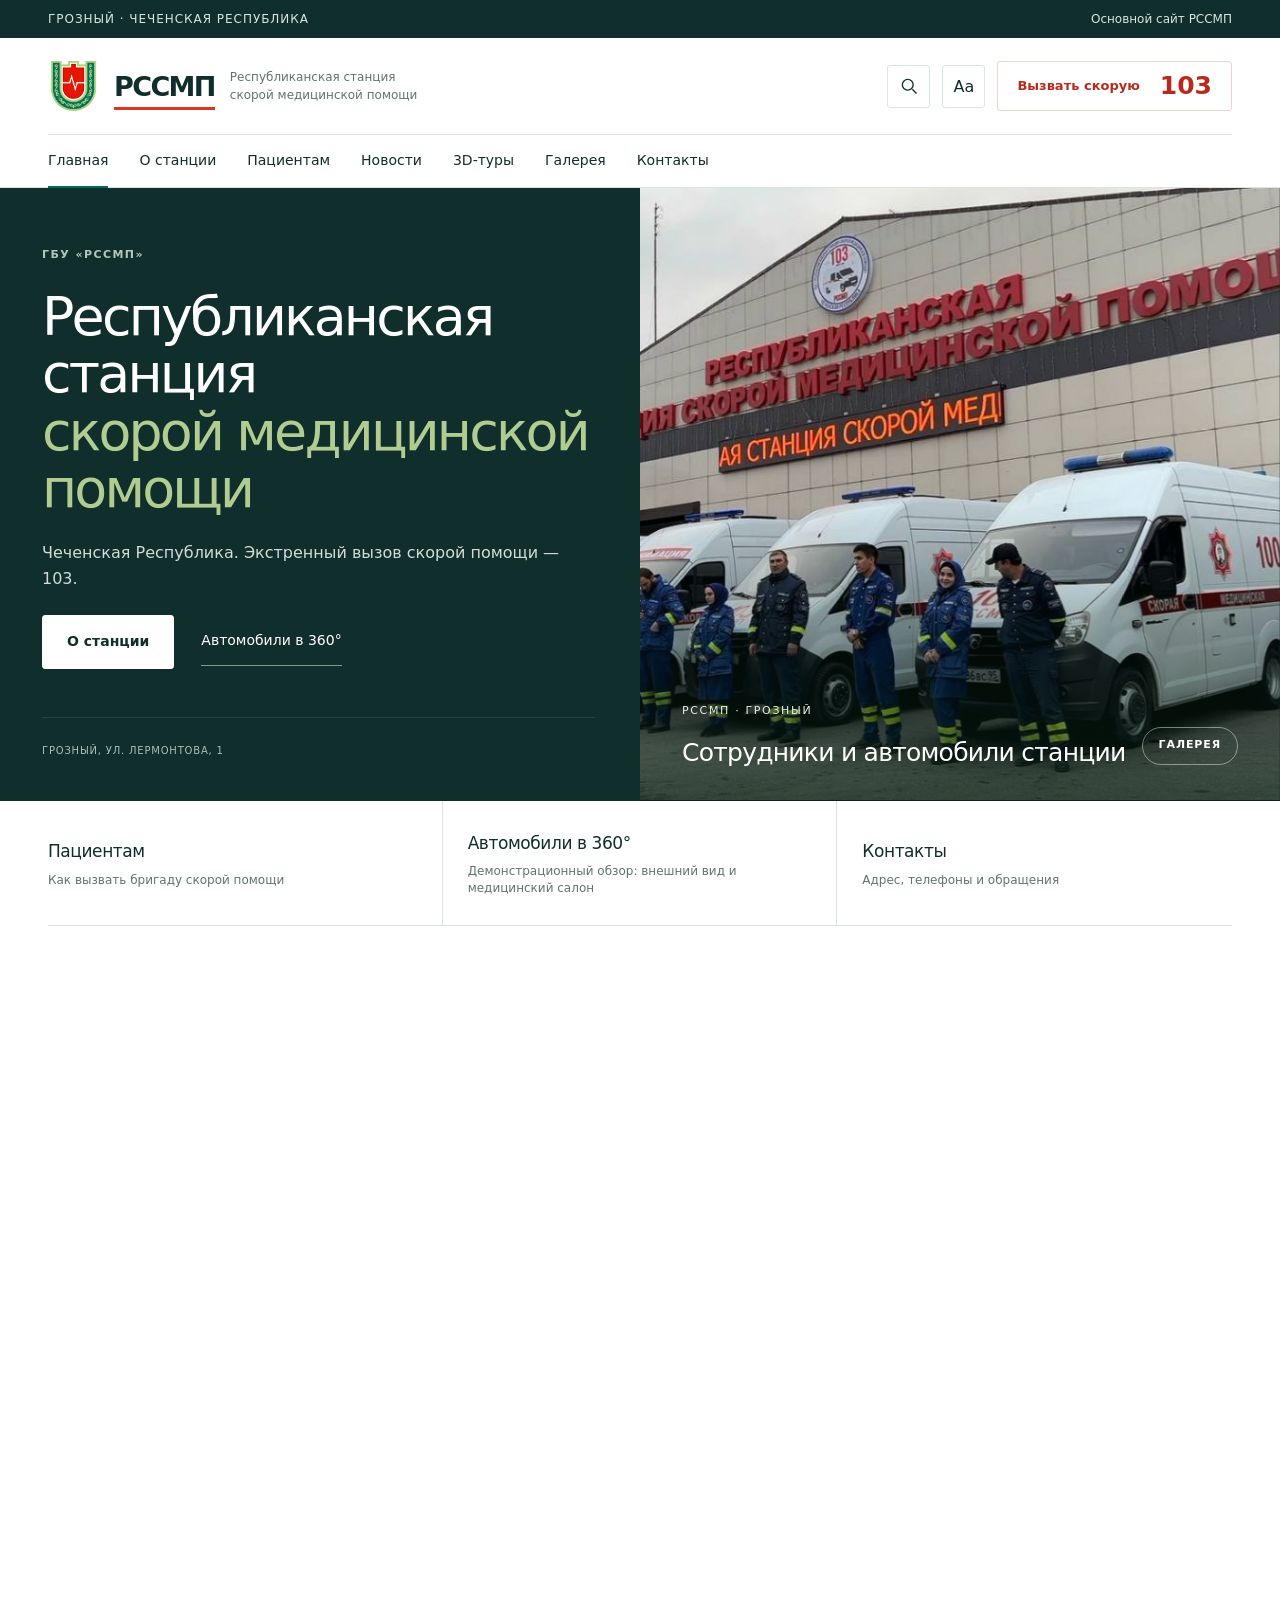
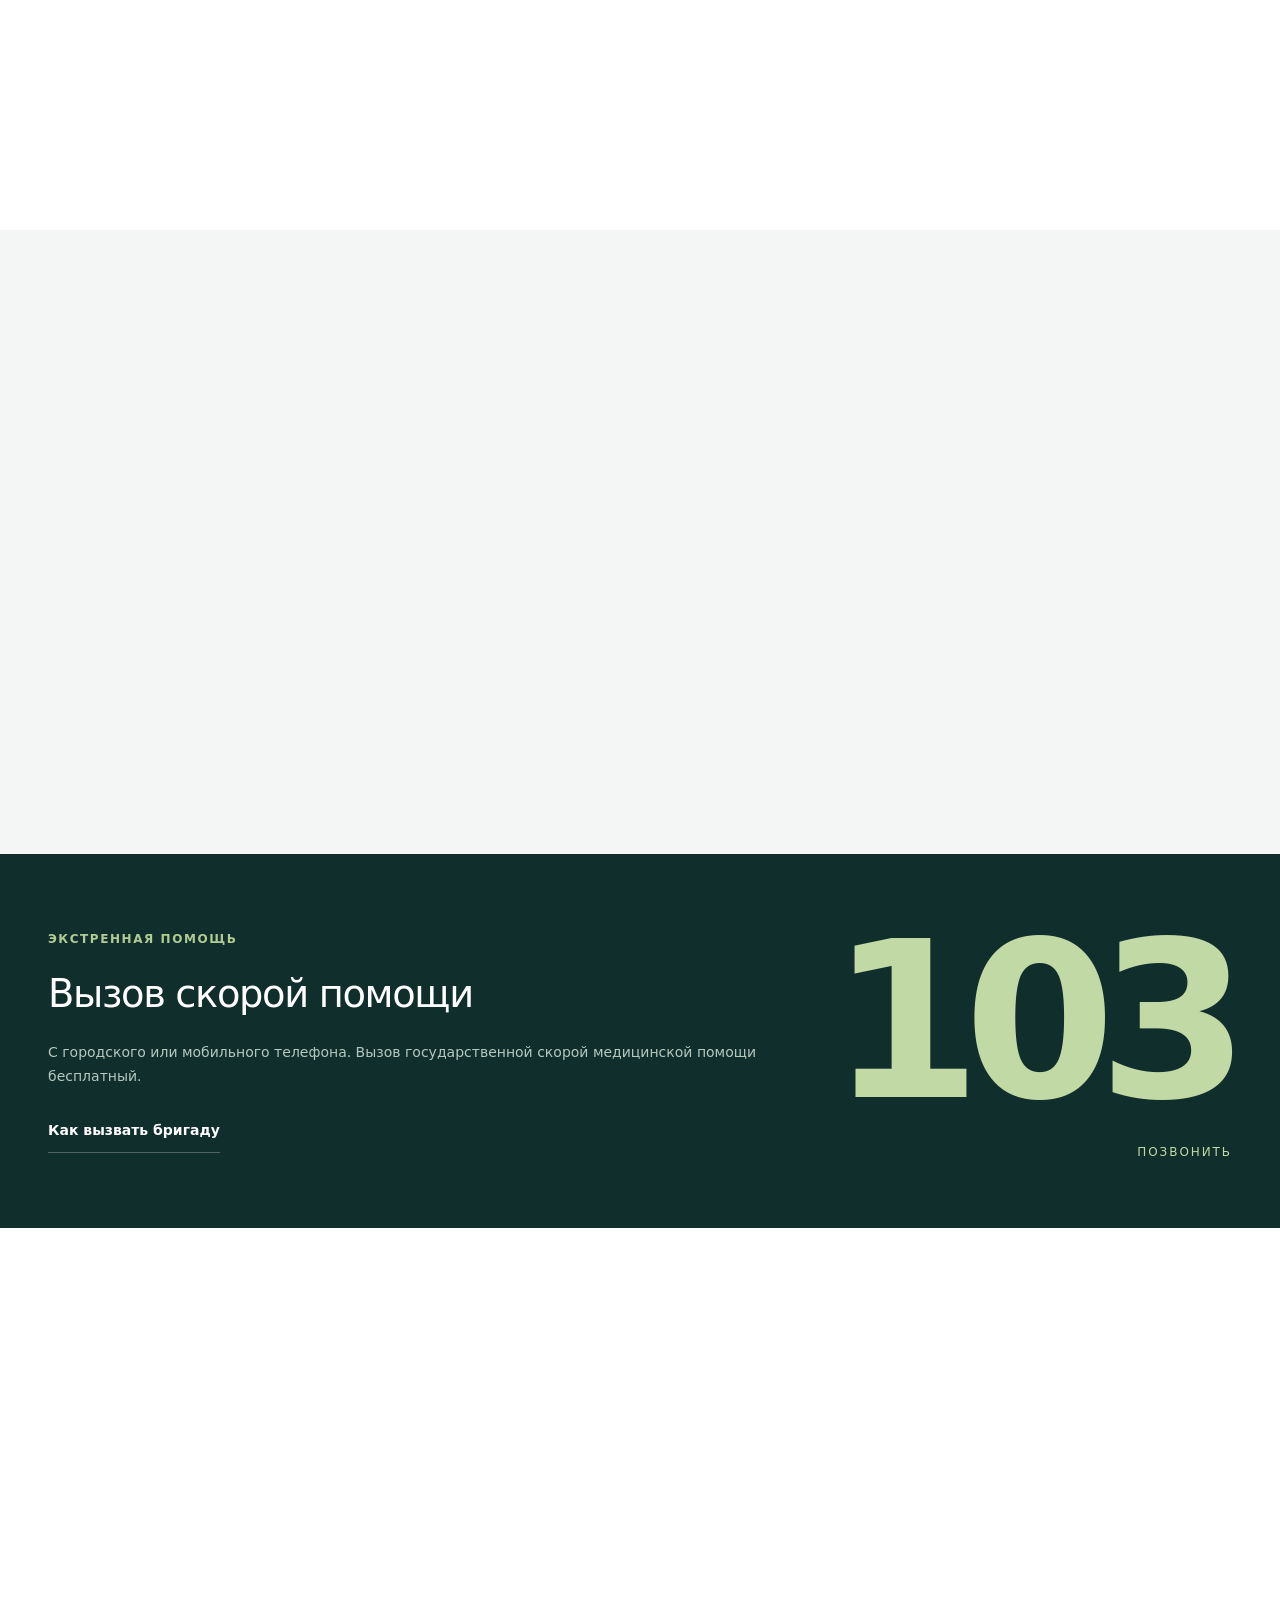
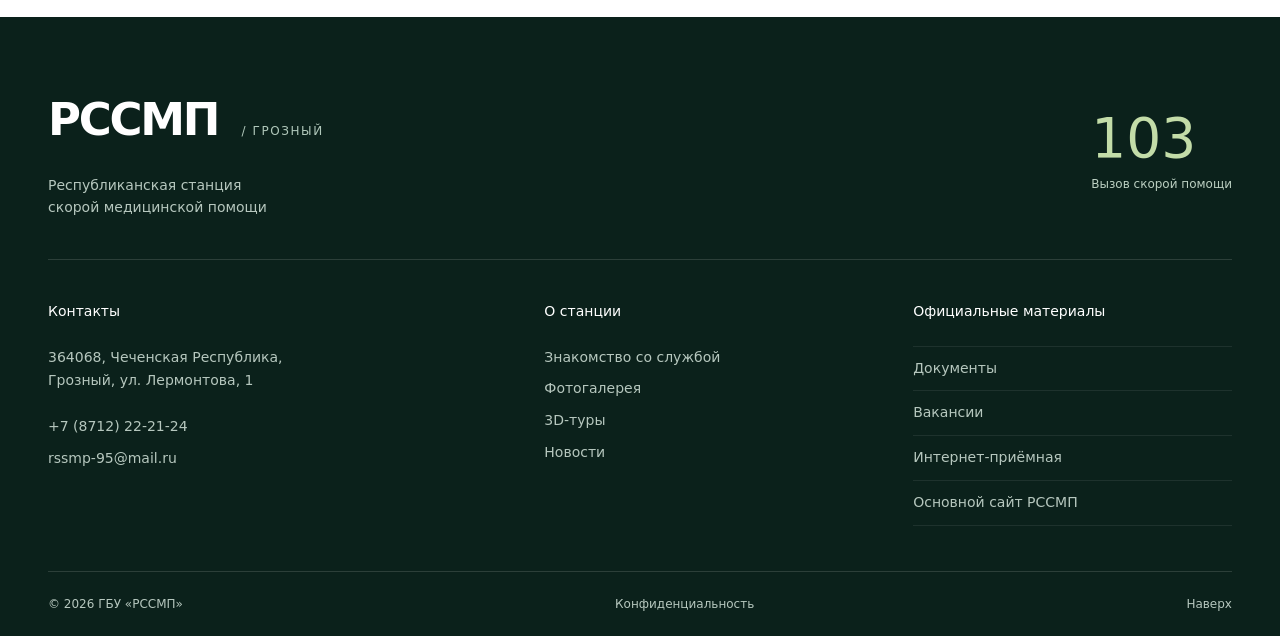
<file: index.html>
<!doctype html>
<html lang="ru" data-search-index="/search-index.json?v=59345b5c7c">
<head>
  <meta charset="utf-8">
  <meta http-equiv="Content-Security-Policy" content="default-src 'self'; script-src 'self'; style-src 'self'; img-src 'self' data: blob:; font-src 'self'; connect-src 'self'; media-src 'self'; object-src 'none'; base-uri 'self'; form-action 'self'">
  <meta name="referrer" content="strict-origin-when-cross-origin">
  <meta name="viewport" content="width=device-width,initial-scale=1">
  <meta name="robots" content="noindex,nofollow">
  <meta name="theme-color" content="#10282b">
  <title>Главная — РССМП, Грозный</title>
  <meta name="description" content="Республиканская станция скорой медицинской помощи Чеченской Республики: информация для пациентов, новости, 3D-туры и контакты. Вызов скорой помощи — 103.">

  <link rel="icon" href="/assets/logo.png?v=2aa3588000" type="image/png">
  <link rel="stylesheet" href="/style.css?v=ca1abfbbe4">
  <script defer src="/app.js?v=1ee4ed3d6c"></script>
</head>
<body>
  <a class="skip" href="#main">Перейти к содержимому</a>
  <aside class="topbar" aria-label="Регион и основной сайт"><div class="wrap"><span>ГРОЗНЫЙ · ЧЕЧЕНСКАЯ РЕСПУБЛИКА</span><a href="https://rssmp.ru/" target="_blank" rel="noopener">Основной сайт РССМП</a></div></aside>
  <header>
    <div class="wrap header-row">
      <a class="brand" href="/" aria-label="РССМП — на главную"><span class="logo-motion"><img src="/assets/logo.png?v=2aa3588000" width="51" height="58" alt="Эмблема РССМП"></span><span class="wordmark" aria-hidden="true"><span>Р</span><span>С</span><span>С</span><span>М</span><span>П</span><i></i></span><span class="brand-caption">Республиканская станция<br>скорой медицинской помощи</span></a>
      <div class="header-tools"><button type="button" class="icon-button" data-open-search aria-label="Открыть поиск по сайту"><svg width="20" height="20" viewBox="0 0 24 24" fill="none" stroke="currentColor" stroke-width="1.6" aria-hidden="true"><circle cx="10.5" cy="10.5" r="6.5"/><path d="m16 16 5 5"/></svg></button><button type="button" class="icon-button" data-open-settings aria-label="Настройки отображения">Аа</button><a class="emergency" href="tel:103">Вызвать скорую <b>103</b></a><button type="button" class="menu icon-button" aria-expanded="false" aria-controls="nav">Меню</button></div>
    </div>
    <!-- Стили меню привязаны к id="nav"; класс site-nav оставлен для совместимости со style.css v9.1 при частичной загрузке. -->
    <nav class="wrap site-nav" id="nav" aria-label="Главное меню"><a href="/" class="active" aria-current="page">Главная</a><a href="/about/">О станции</a><a href="/patients/">Пациентам</a><a href="/news/">Новости</a><a href="/tours/">3D-туры</a><a href="/gallery/">Галерея</a><a href="/contacts/">Контакты</a></nav>
  </header>
  <main id="main" tabindex="-1"><section class="hero"><div class="hero-copy"><p class="eyebrow">ГБУ «РССМП»</p><h1>Республиканская станция<br><em>скорой медицинской помощи</em></h1><p class="hero-description">Чеченская Республика. Экстренный вызов скорой помощи — 103.</p><div class="buttons"><a class="btn" href="/about/">О станции</a><a class="hero-secondary" href="/tours/">Автомобили в 360°</a></div><div class="hero-bottom"><span>ГРОЗНЫЙ, УЛ. ЛЕРМОНТОВА, 1</span></div></div><div class="hero-visual"><img src="/assets/img_5184.jpg?v=74d7aed9b8" width="1170" height="646" alt="Сотрудники РССМП перед зданием станции и автомобилями скорой помощи" fetchpriority="high"><div class="photo-label"><span>РССМП · ГРОЗНЫЙ</span><p>Сотрудники и автомобили станции</p><a class="photo-gallery-link" href="/gallery/">Галерея</a></div></div></section><section id="explore" class="quick wrap"><a href="/patients/"><span><strong>Пациентам</strong><small>Как вызвать бригаду скорой помощи</small></span></a><a href="/tours/"><span><strong>Автомобили в 360°</strong><small>Демонстрационный обзор: внешний вид и медицинский салон</small></span></a><a href="/contacts/"><span><strong>Контакты</strong><small>Адрес, телефоны и обращения</small></span></a></section><section class="section"><div class="wrap two-col"><div class="image-composition"><img class="photo" src="/assets/img_0072.jpg?v=e538f7ecff" srcset="/assets/img_0072-800.jpg?v=68346ba06f 800w, /assets/img_0072.jpg?v=e538f7ecff 1290w" sizes="(max-width: 800px) 100vw, 50vw" width="1290" height="716" alt="Практическое занятие сотрудников РССМП" loading="lazy"><div class="image-caption">ПОДГОТОВКА СОТРУДНИКОВ</div></div><div><p class="eyebrow">О СТАНЦИИ</p><h2>Служба скорой медицинской помощи Чеченской Республики</h2><p>Республиканская станция объединяет подразделения скорой медицинской помощи региона. Центральная станция находится в Грозном.</p><a class="text-link" href="/about/">Подробнее о станции</a></div></div></section><section class="section gray"><div class="wrap"><div class="section-title"><div><p class="eyebrow">НОВОСТИ</p><h2>Новости и материалы</h2></div><a class="text-link" href="/news/">Все публикации</a></div><div class="cards"><article class="card" data-category="Пациентам"><span class="tag">ПАЦИЕНТАМ</span><time>28 августа 2026</time><h3>Повышенное давление: в каких случаях обращаться в скорую помощь</h3><a class="text-link" href="https://rssmp.ru/?post_type=post&amp;p=2934">Читать на rssmp.ru</a></article><article class="card" data-category="Пациентам"><span class="tag">ПАЦИЕНТАМ</span><time>22 августа 2026</time><h3>Обмороки в жаркую погоду: материал для пациентов</h3><a class="text-link" href="https://rssmp.ru/?post_type=post&amp;p=2930">Читать на rssmp.ru</a></article><article class="card" data-category="Услуги"><span class="tag">УСЛУГИ</span><time>22 августа 2026</time><h3>Медицинская транспортировка: информация об услуге РССМП</h3><a class="text-link" href="https://rssmp.ru/?post_type=post&amp;p=2926">Читать на rssmp.ru</a></article></div></div></section><section class="contact-band"><div class="wrap"><div><p class="eyebrow">ЭКСТРЕННАЯ ПОМОЩЬ</p><h2>Вызов скорой помощи</h2><p>С городского или мобильного телефона. Вызов государственной скорой медицинской помощи бесплатный.</p><a class="text-link" href="/patients/">Как вызвать бригаду</a></div><a class="big-number" href="tel:103" aria-label="Позвонить в скорую помощь по номеру 103">103<span>ПОЗВОНИТЬ</span></a></div></section><section class="section"><div class="wrap"><div class="section-title"><div><p class="eyebrow">ПОЛЕЗНЫЕ ССЫЛКИ</p><h2>Государственные ресурсы</h2></div></div><div class="partners"><a href="https://minzdrav.gov.ru/">Минздрав России</a><a href="https://www.mzchr.ru/">Минздрав Чеченской Республики</a><a href="https://www.gosuslugi.ru/10700">Госуслуги · Запись к врачу</a></div></div></section>
</main>
  <footer>
    <div class="wrap">
      <div class="footer-top"><div><span class="footer-mark">РССМП<span> / ГРОЗНЫЙ</span></span><p>Республиканская станция<br>скорой медицинской помощи</p></div><a class="footer-phone" href="tel:103">103 <span>Вызов скорой помощи</span></a></div>
      <div class="footer-grid">
        <div><strong>Контакты</strong><p>364068, Чеченская Республика,<br>Грозный, ул. Лермонтова, 1</p><a href="tel:+78712222124">+7 (8712) 22-21-24</a><a href="mailto:rssmp-95@mail.ru">rssmp-95@mail.ru</a></div>
        <div><strong>О станции</strong><a href="/about/">Знакомство со службой</a><a href="/gallery/">Фотогалерея</a><a href="/tours/">3D-туры</a><a href="/news/">Новости</a></div>
        <div class="footer-external"><strong>Официальные материалы</strong><a href="https://rssmp.ru/dokumenty/">Документы</a><a href="https://rssmp.ru/vakansii/">Вакансии</a><a href="https://rssmp.ru/mail/">Интернет-приёмная</a><a href="https://rssmp.ru/">Основной сайт РССМП</a></div>
      </div>
      <div class="footer-bottom"><span>© 2026 ГБУ «РССМП»</span><a href="/privacy/">Конфиденциальность</a><a href="#main">Наверх</a></div>
    </div>
  </footer>
  <dialog id="search-dialog" aria-labelledby="search-title"><div class="dialog-top"><h2 id="search-title">Поиск по сайту</h2><button type="button" data-close-dialog aria-label="Закрыть поиск">×</button></div><label class="sr-only" for="site-search">Поиск по страницам сайта</label><input id="site-search" type="search" placeholder="Например, контакты или 3D-тур" autocomplete="off" enterkeyhint="go"><p class="search-status" aria-live="polite">Введите запрос или выберите раздел.</p><div id="search-results"></div></dialog>
  <dialog id="settings-dialog" aria-labelledby="settings-title"><div class="dialog-top"><h2 id="settings-title">Настройки отображения</h2><button type="button" data-close-dialog aria-label="Закрыть настройки">×</button></div><p>Настройки сохраняются только в вашем браузере.</p><label class="setting"><span>Увеличенный текст</span><input type="checkbox" id="large-text"></label><label class="setting"><span>Высокая контрастность</span><input type="checkbox" id="high-contrast"></label><label class="setting"><span>Отключить анимацию</span><input type="checkbox" id="reduce-motion"></label><button type="button" class="btn" id="reset-settings">Сбросить настройки</button></dialog>
  <div id="toast" role="status" aria-live="polite"></div>
</body>
</html>
</file>
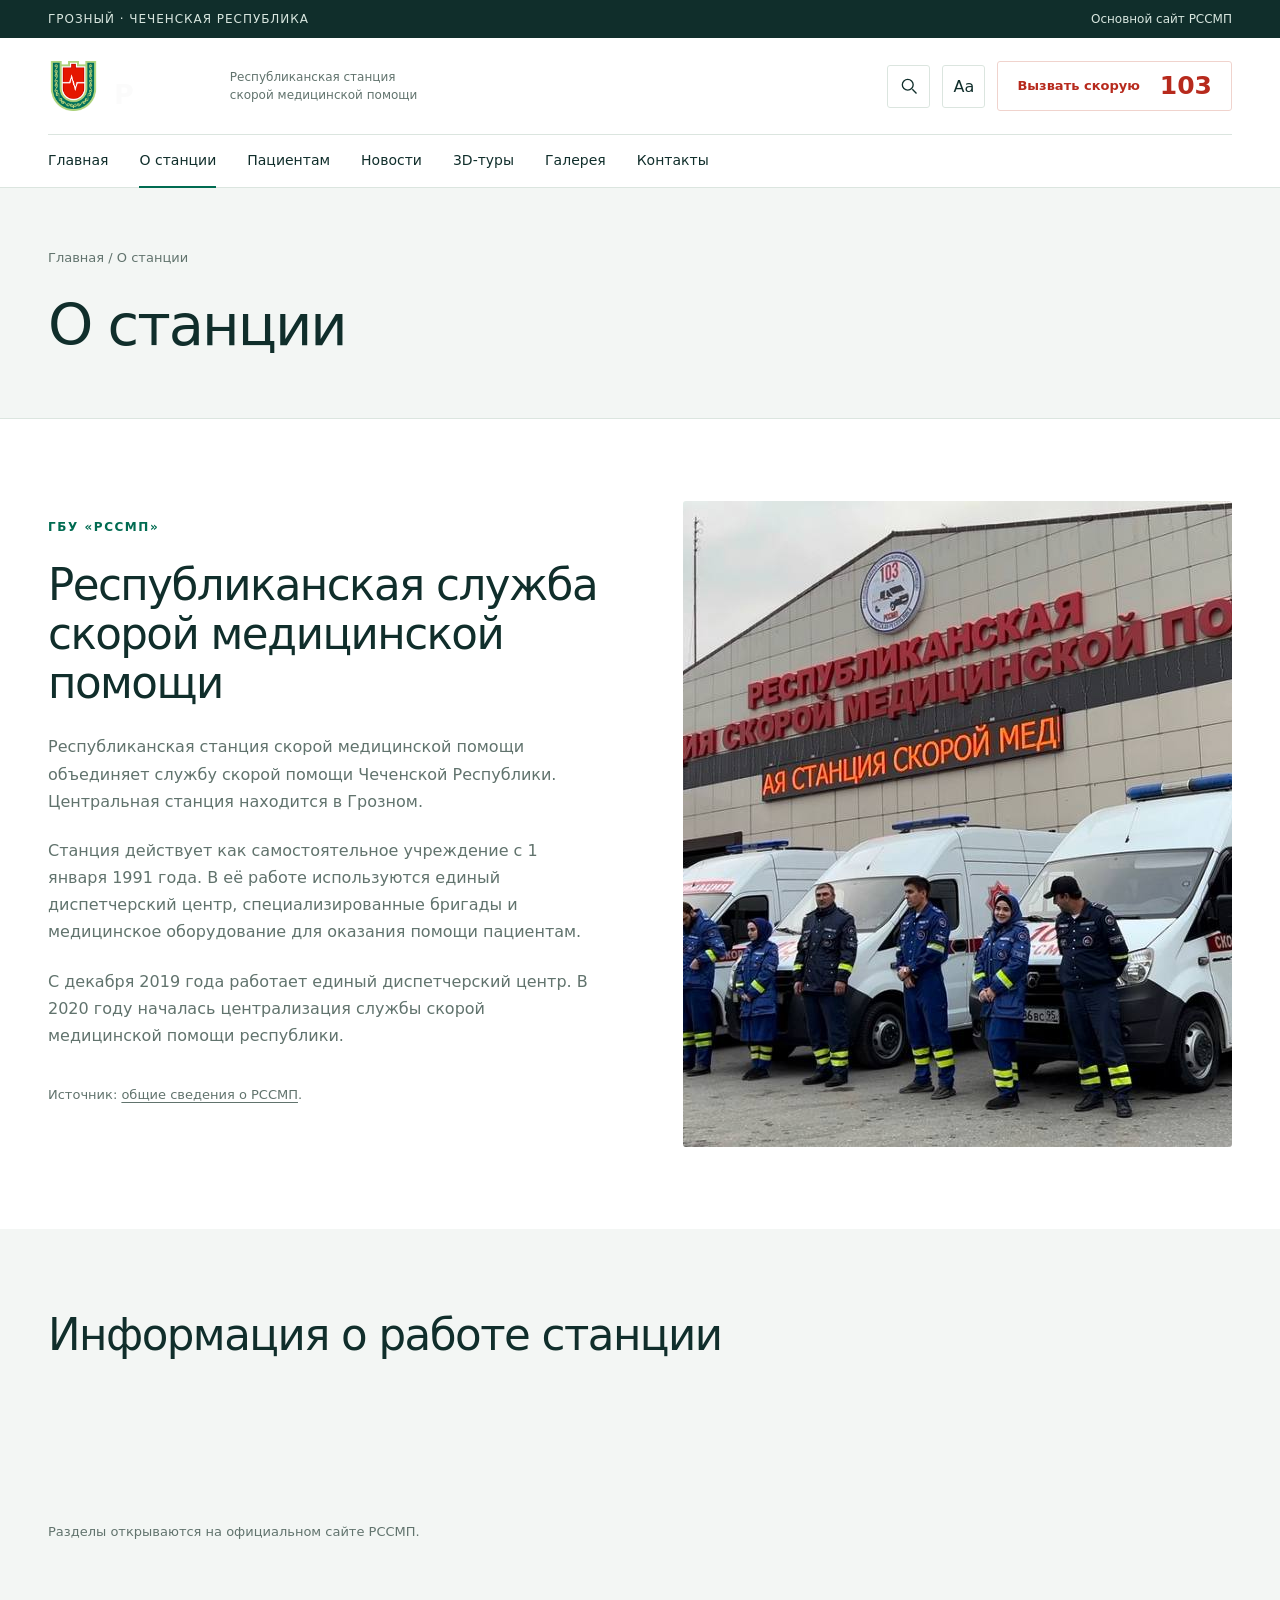
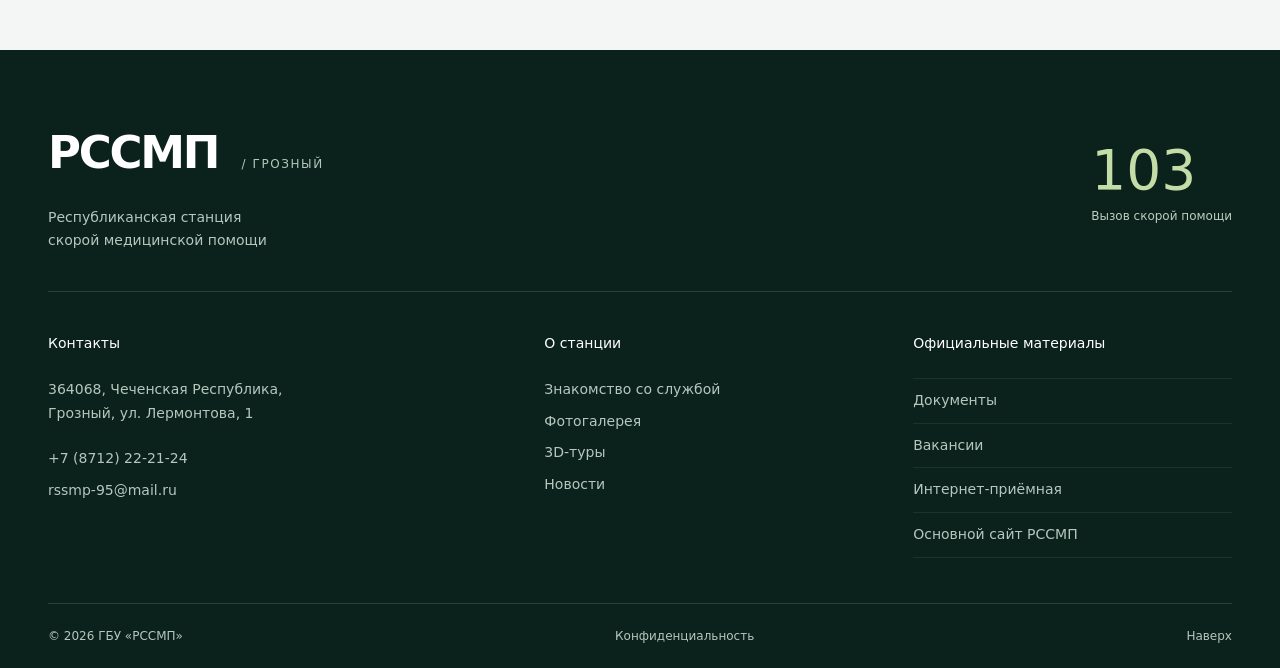
<file: about/index.html>
<!doctype html>
<html lang="ru" data-search-index="/search-index.json?v=59345b5c7c">
<head>
  <meta charset="utf-8">
  <meta http-equiv="Content-Security-Policy" content="default-src 'self'; script-src 'self'; style-src 'self'; img-src 'self' data: blob:; font-src 'self'; connect-src 'self'; media-src 'self'; object-src 'none'; base-uri 'self'; form-action 'self'">
  <meta name="referrer" content="strict-origin-when-cross-origin">
  <meta name="viewport" content="width=device-width,initial-scale=1">
  <meta name="robots" content="noindex,nofollow">
  <meta name="theme-color" content="#10282b">
  <title>О станции — РССМП, Грозный</title>
  <meta name="description" content="О Республиканской станции скорой медицинской помощи: история, единый диспетчерский центр и официальные документы.">

  <link rel="icon" href="/assets/logo.png?v=2aa3588000" type="image/png">
  <link rel="stylesheet" href="/style.css?v=ca1abfbbe4">
  <script defer src="/app.js?v=1ee4ed3d6c"></script>
</head>
<body>
  <a class="skip" href="#main">Перейти к содержимому</a>
  <aside class="topbar" aria-label="Регион и основной сайт"><div class="wrap"><span>ГРОЗНЫЙ · ЧЕЧЕНСКАЯ РЕСПУБЛИКА</span><a href="https://rssmp.ru/" target="_blank" rel="noopener">Основной сайт РССМП</a></div></aside>
  <header>
    <div class="wrap header-row">
      <a class="brand" href="/" aria-label="РССМП — на главную"><span class="logo-motion"><img src="/assets/logo.png?v=2aa3588000" width="51" height="58" alt="Эмблема РССМП"></span><span class="wordmark" aria-hidden="true"><span>Р</span><span>С</span><span>С</span><span>М</span><span>П</span><i></i></span><span class="brand-caption">Республиканская станция<br>скорой медицинской помощи</span></a>
      <div class="header-tools"><button type="button" class="icon-button" data-open-search aria-label="Открыть поиск по сайту"><svg width="20" height="20" viewBox="0 0 24 24" fill="none" stroke="currentColor" stroke-width="1.6" aria-hidden="true"><circle cx="10.5" cy="10.5" r="6.5"/><path d="m16 16 5 5"/></svg></button><button type="button" class="icon-button" data-open-settings aria-label="Настройки отображения">Аа</button><a class="emergency" href="tel:103">Вызвать скорую <b>103</b></a><button type="button" class="menu icon-button" aria-expanded="false" aria-controls="nav">Меню</button></div>
    </div>
    <!-- Стили меню привязаны к id="nav"; класс site-nav оставлен для совместимости со style.css v9.1 при частичной загрузке. -->
    <nav class="wrap site-nav" id="nav" aria-label="Главное меню"><a href="/">Главная</a><a href="/about/" class="active" aria-current="page">О станции</a><a href="/patients/">Пациентам</a><a href="/news/">Новости</a><a href="/tours/">3D-туры</a><a href="/gallery/">Галерея</a><a href="/contacts/">Контакты</a></nav>
  </header>
  <main id="main" tabindex="-1"><div class="page-heading"><div class="wrap"><nav class="breadcrumbs" aria-label="Навигационная цепочка"><a href="/">Главная</a> <span aria-hidden="true">/</span> <span aria-current="page">О станции</span></nav><h1>О станции</h1></div></div><section class="section"><div class="wrap two-col"><div><p class="eyebrow">ГБУ «РССМП»</p><h2>Республиканская служба<br>скорой медицинской помощи</h2><p>Республиканская станция скорой медицинской помощи объединяет службу скорой помощи Чеченской Республики. Центральная станция находится в Грозном.</p><p>Станция действует как самостоятельное учреждение с 1 января 1991 года. В её работе используются единый диспетчерский центр, специализированные бригады и медицинское оборудование для оказания помощи пациентам.</p><p>С декабря 2019 года работает единый диспетчерский центр. В 2020 году началась централизация службы скорой медицинской помощи республики.</p><p class="source">Источник: <a href="https://rssmp.ru/obschie-svedeniya/">общие сведения о РССМП</a>.</p></div><img class="photo" src="/assets/img_5184.jpg?v=74d7aed9b8" width="1170" height="646" alt="Здание РССМП, сотрудники и автомобили скорой помощи"></div></section><section class="section gray"><div class="wrap"><h2>Информация о работе станции</h2><div class="partners"><a href="https://rssmp.ru/istoriya/">История станции</a><a href="https://rssmp.ru/vakansii/">Вакансии</a><a href="https://rssmp.ru/dokumenty/">Документы учреждения</a></div><p class="source">Разделы открываются на официальном сайте РССМП.</p></div></section></main>
  <footer>
    <div class="wrap">
      <div class="footer-top"><div><span class="footer-mark">РССМП<span> / ГРОЗНЫЙ</span></span><p>Республиканская станция<br>скорой медицинской помощи</p></div><a class="footer-phone" href="tel:103">103 <span>Вызов скорой помощи</span></a></div>
      <div class="footer-grid">
        <div><strong>Контакты</strong><p>364068, Чеченская Республика,<br>Грозный, ул. Лермонтова, 1</p><a href="tel:+78712222124">+7 (8712) 22-21-24</a><a href="mailto:rssmp-95@mail.ru">rssmp-95@mail.ru</a></div>
        <div><strong>О станции</strong><a href="/about/">Знакомство со службой</a><a href="/gallery/">Фотогалерея</a><a href="/tours/">3D-туры</a><a href="/news/">Новости</a></div>
        <div class="footer-external"><strong>Официальные материалы</strong><a href="https://rssmp.ru/dokumenty/">Документы</a><a href="https://rssmp.ru/vakansii/">Вакансии</a><a href="https://rssmp.ru/mail/">Интернет-приёмная</a><a href="https://rssmp.ru/">Основной сайт РССМП</a></div>
      </div>
      <div class="footer-bottom"><span>© 2026 ГБУ «РССМП»</span><a href="/privacy/">Конфиденциальность</a><a href="#main">Наверх</a></div>
    </div>
  </footer>
  <dialog id="search-dialog" aria-labelledby="search-title"><div class="dialog-top"><h2 id="search-title">Поиск по сайту</h2><button type="button" data-close-dialog aria-label="Закрыть поиск">×</button></div><label class="sr-only" for="site-search">Поиск по страницам сайта</label><input id="site-search" type="search" placeholder="Например, контакты или 3D-тур" autocomplete="off" enterkeyhint="go"><p class="search-status" aria-live="polite">Введите запрос или выберите раздел.</p><div id="search-results"></div></dialog>
  <dialog id="settings-dialog" aria-labelledby="settings-title"><div class="dialog-top"><h2 id="settings-title">Настройки отображения</h2><button type="button" data-close-dialog aria-label="Закрыть настройки">×</button></div><p>Настройки сохраняются только в вашем браузере.</p><label class="setting"><span>Увеличенный текст</span><input type="checkbox" id="large-text"></label><label class="setting"><span>Высокая контрастность</span><input type="checkbox" id="high-contrast"></label><label class="setting"><span>Отключить анимацию</span><input type="checkbox" id="reduce-motion"></label><button type="button" class="btn" id="reset-settings">Сбросить настройки</button></dialog>
  <div id="toast" role="status" aria-live="polite"></div>
</body>
</html>
</file>
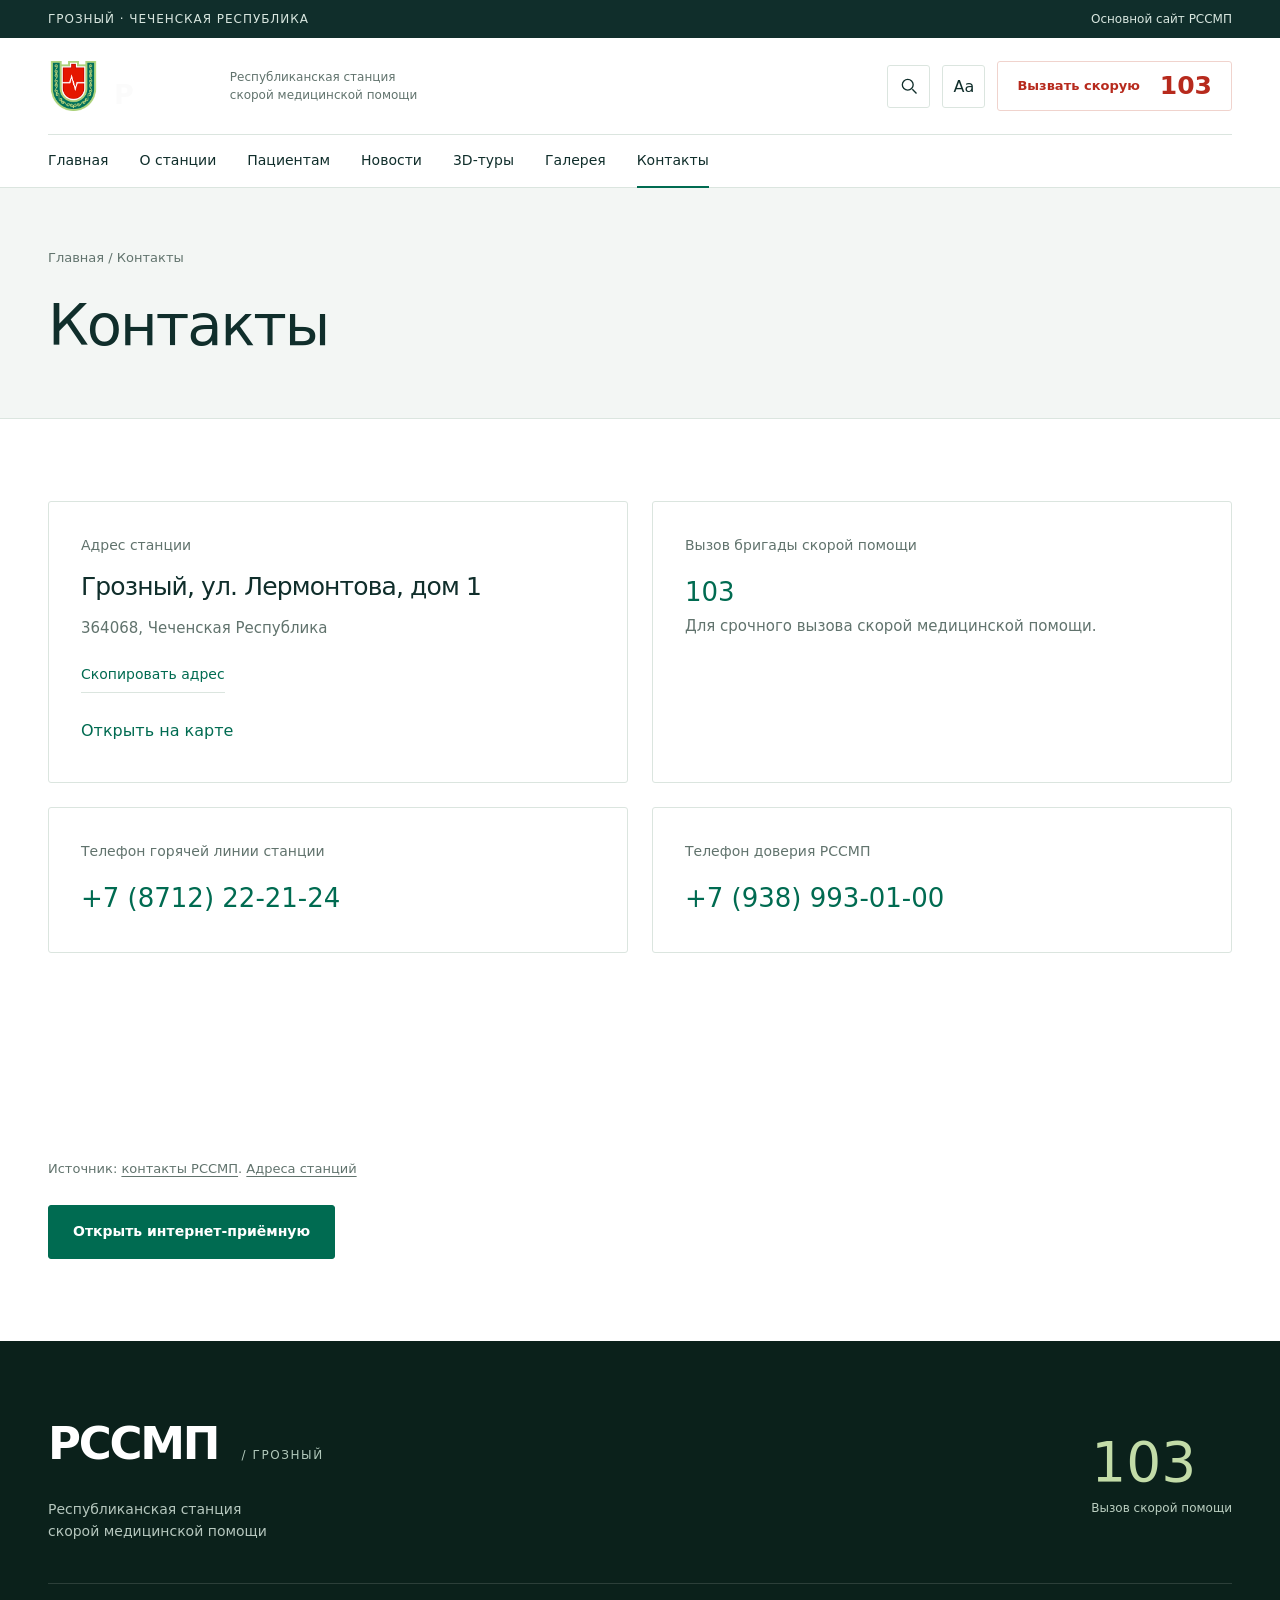
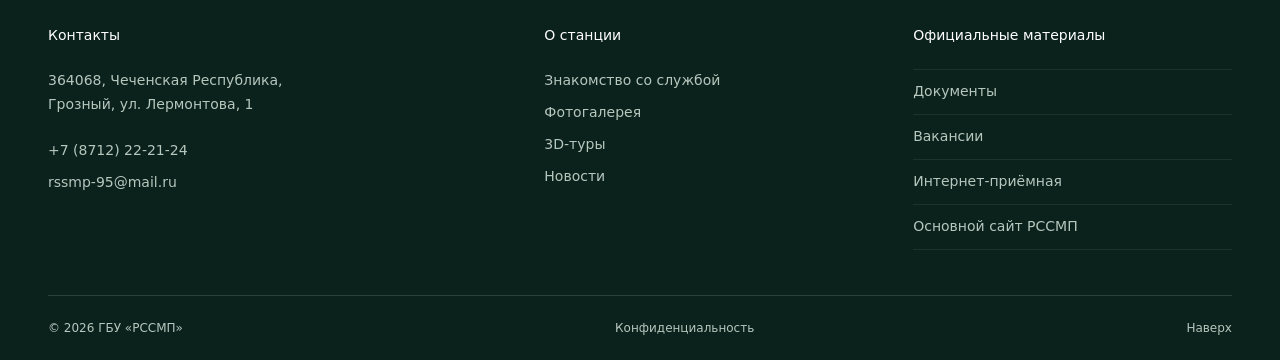
<file: contacts/index.html>
<!doctype html>
<html lang="ru" data-search-index="/search-index.json?v=59345b5c7c">
<head>
  <meta charset="utf-8">
  <meta http-equiv="Content-Security-Policy" content="default-src 'self'; script-src 'self'; style-src 'self'; img-src 'self' data: blob:; font-src 'self'; connect-src 'self'; media-src 'self'; object-src 'none'; base-uri 'self'; form-action 'self'">
  <meta name="referrer" content="strict-origin-when-cross-origin">
  <meta name="viewport" content="width=device-width,initial-scale=1">
  <meta name="robots" content="noindex,nofollow">
  <meta name="theme-color" content="#10282b">
  <title>Контакты — РССМП, Грозный</title>
  <meta name="description" content="Адрес, телефоны и электронная почта Республиканской станции скорой медицинской помощи в Грозном.">

  <link rel="icon" href="/assets/logo.png?v=2aa3588000" type="image/png">
  <link rel="stylesheet" href="/style.css?v=ca1abfbbe4">
  <script defer src="/app.js?v=1ee4ed3d6c"></script>
</head>
<body>
  <a class="skip" href="#main">Перейти к содержимому</a>
  <aside class="topbar" aria-label="Регион и основной сайт"><div class="wrap"><span>ГРОЗНЫЙ · ЧЕЧЕНСКАЯ РЕСПУБЛИКА</span><a href="https://rssmp.ru/" target="_blank" rel="noopener">Основной сайт РССМП</a></div></aside>
  <header>
    <div class="wrap header-row">
      <a class="brand" href="/" aria-label="РССМП — на главную"><span class="logo-motion"><img src="/assets/logo.png?v=2aa3588000" width="51" height="58" alt="Эмблема РССМП"></span><span class="wordmark" aria-hidden="true"><span>Р</span><span>С</span><span>С</span><span>М</span><span>П</span><i></i></span><span class="brand-caption">Республиканская станция<br>скорой медицинской помощи</span></a>
      <div class="header-tools"><button type="button" class="icon-button" data-open-search aria-label="Открыть поиск по сайту"><svg width="20" height="20" viewBox="0 0 24 24" fill="none" stroke="currentColor" stroke-width="1.6" aria-hidden="true"><circle cx="10.5" cy="10.5" r="6.5"/><path d="m16 16 5 5"/></svg></button><button type="button" class="icon-button" data-open-settings aria-label="Настройки отображения">Аа</button><a class="emergency" href="tel:103">Вызвать скорую <b>103</b></a><button type="button" class="menu icon-button" aria-expanded="false" aria-controls="nav">Меню</button></div>
    </div>
    <!-- Стили меню привязаны к id="nav"; класс site-nav оставлен для совместимости со style.css v9.1 при частичной загрузке. -->
    <nav class="wrap site-nav" id="nav" aria-label="Главное меню"><a href="/">Главная</a><a href="/about/">О станции</a><a href="/patients/">Пациентам</a><a href="/news/">Новости</a><a href="/tours/">3D-туры</a><a href="/gallery/">Галерея</a><a href="/contacts/" class="active" aria-current="page">Контакты</a></nav>
  </header>
  <main id="main" tabindex="-1"><div class="page-heading"><div class="wrap"><nav class="breadcrumbs" aria-label="Навигационная цепочка"><a href="/">Главная</a> <span aria-hidden="true">/</span> <span aria-current="page">Контакты</span></nav><h1>Контакты</h1></div></div><section class="section"><div class="wrap"><div class="info-grid"><div class="info-box"><small>Адрес станции</small><h2>Грозный, ул. Лермонтова, дом 1</h2><p>364068, Чеченская Республика</p><button type="button" class="copy-address" data-copy="364068, Чеченская Республика, г. Грозный, ул. Лермонтова, дом 1">Скопировать адрес</button><a class="map-link" href="https://yandex.ru/maps/?text=%D0%93%D1%80%D0%BE%D0%B7%D0%BD%D1%8B%D0%B9%20%D0%9B%D0%B5%D1%80%D0%BC%D0%BE%D0%BD%D1%82%D0%BE%D0%B2%D0%B0%201">Открыть на карте</a></div><div class="info-box"><small>Вызов бригады скорой помощи</small><a href="tel:103">103</a><p>Для срочного вызова скорой медицинской помощи.</p></div><div class="info-box"><small>Телефон горячей линии станции</small><a href="tel:+78712222124">+7 (8712) 22-21-24</a></div><div class="info-box"><small>Телефон доверия РССМП</small><a href="tel:+79389930100">+7 (938) 993-01-00</a></div><div class="info-box"><small>Электронная почта</small><a href="mailto:rssmp-95@mail.ru">rssmp-95@mail.ru</a></div><div class="info-box"><small>Горячая линия Минздрава ЧР</small><a href="tel:+79635976248">+7 (963) 597-62-48</a></div></div><p class="source">Источник: <a href="https://rssmp.ru/kontakty/">контакты РССМП</a>. <a href="https://rssmp.ru/adresa-stantsiy/">Адреса станций</a></p><a class="btn" href="https://rssmp.ru/mail/">Открыть интернет-приёмную</a></div></section></main>
  <footer>
    <div class="wrap">
      <div class="footer-top"><div><span class="footer-mark">РССМП<span> / ГРОЗНЫЙ</span></span><p>Республиканская станция<br>скорой медицинской помощи</p></div><a class="footer-phone" href="tel:103">103 <span>Вызов скорой помощи</span></a></div>
      <div class="footer-grid">
        <div><strong>Контакты</strong><p>364068, Чеченская Республика,<br>Грозный, ул. Лермонтова, 1</p><a href="tel:+78712222124">+7 (8712) 22-21-24</a><a href="mailto:rssmp-95@mail.ru">rssmp-95@mail.ru</a></div>
        <div><strong>О станции</strong><a href="/about/">Знакомство со службой</a><a href="/gallery/">Фотогалерея</a><a href="/tours/">3D-туры</a><a href="/news/">Новости</a></div>
        <div class="footer-external"><strong>Официальные материалы</strong><a href="https://rssmp.ru/dokumenty/">Документы</a><a href="https://rssmp.ru/vakansii/">Вакансии</a><a href="https://rssmp.ru/mail/">Интернет-приёмная</a><a href="https://rssmp.ru/">Основной сайт РССМП</a></div>
      </div>
      <div class="footer-bottom"><span>© 2026 ГБУ «РССМП»</span><a href="/privacy/">Конфиденциальность</a><a href="#main">Наверх</a></div>
    </div>
  </footer>
  <dialog id="search-dialog" aria-labelledby="search-title"><div class="dialog-top"><h2 id="search-title">Поиск по сайту</h2><button type="button" data-close-dialog aria-label="Закрыть поиск">×</button></div><label class="sr-only" for="site-search">Поиск по страницам сайта</label><input id="site-search" type="search" placeholder="Например, контакты или 3D-тур" autocomplete="off" enterkeyhint="go"><p class="search-status" aria-live="polite">Введите запрос или выберите раздел.</p><div id="search-results"></div></dialog>
  <dialog id="settings-dialog" aria-labelledby="settings-title"><div class="dialog-top"><h2 id="settings-title">Настройки отображения</h2><button type="button" data-close-dialog aria-label="Закрыть настройки">×</button></div><p>Настройки сохраняются только в вашем браузере.</p><label class="setting"><span>Увеличенный текст</span><input type="checkbox" id="large-text"></label><label class="setting"><span>Высокая контрастность</span><input type="checkbox" id="high-contrast"></label><label class="setting"><span>Отключить анимацию</span><input type="checkbox" id="reduce-motion"></label><button type="button" class="btn" id="reset-settings">Сбросить настройки</button></dialog>
  <div id="toast" role="status" aria-live="polite"></div>
</body>
</html>
</file>
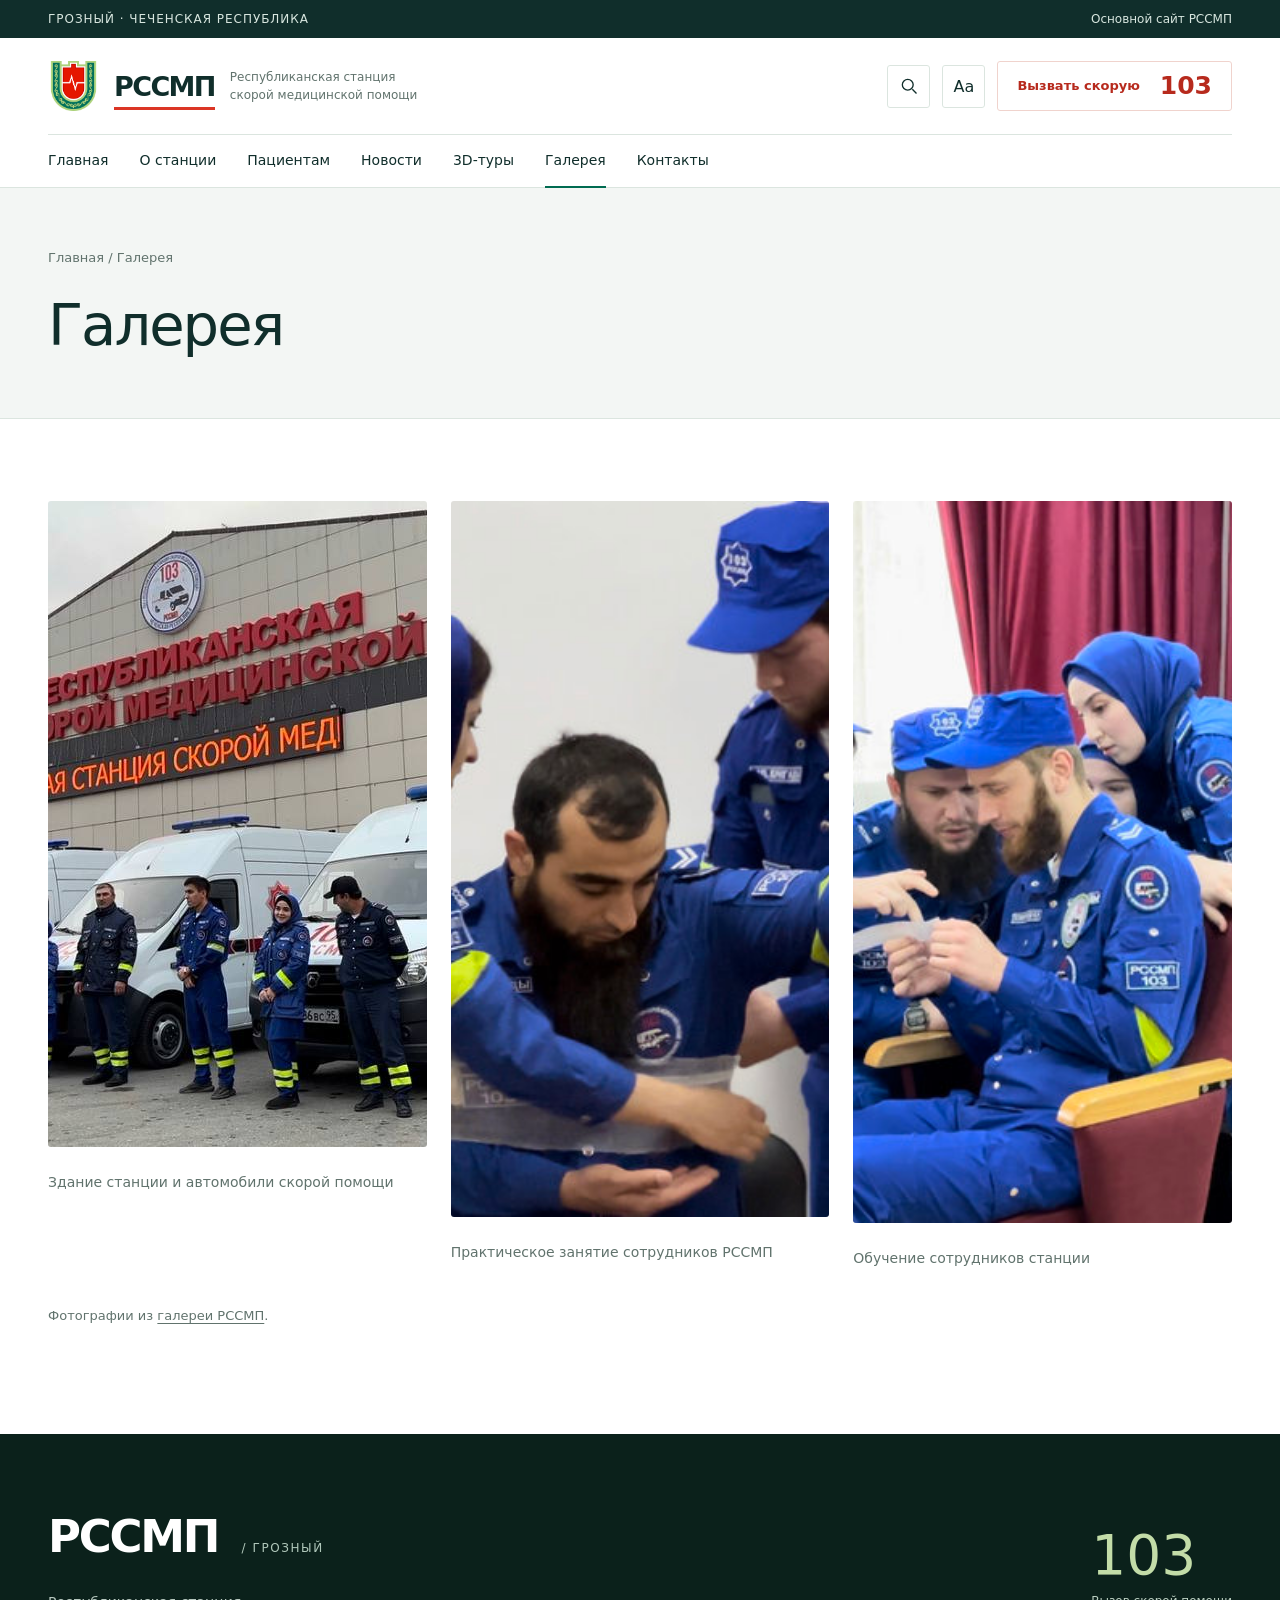
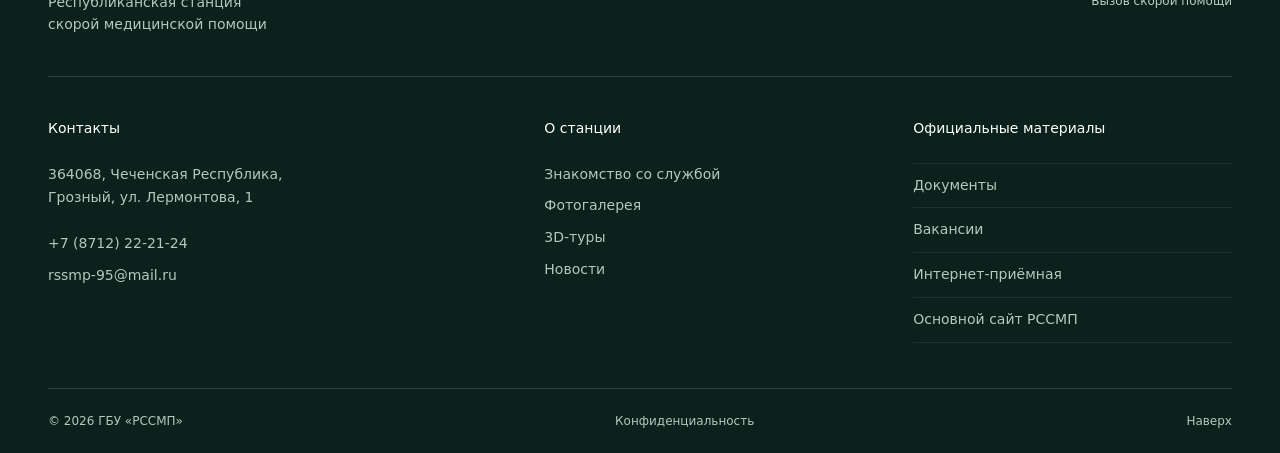
<file: gallery/index.html>
<!doctype html>
<html lang="ru" data-search-index="/search-index.json?v=59345b5c7c">
<head>
  <meta charset="utf-8">
  <meta http-equiv="Content-Security-Policy" content="default-src 'self'; script-src 'self'; style-src 'self'; img-src 'self' data: blob:; font-src 'self'; connect-src 'self'; media-src 'self'; object-src 'none'; base-uri 'self'; form-action 'self'">
  <meta name="referrer" content="strict-origin-when-cross-origin">
  <meta name="viewport" content="width=device-width,initial-scale=1">
  <meta name="robots" content="noindex,nofollow">
  <meta name="theme-color" content="#10282b">
  <title>Галерея — РССМП, Грозный</title>
  <meta name="description" content="Фотографии Республиканской станции скорой медицинской помощи: здание, автомобили и обучение сотрудников.">

  <link rel="icon" href="/assets/logo.png?v=2aa3588000" type="image/png">
  <link rel="stylesheet" href="/style.css?v=ca1abfbbe4">
  <script defer src="/app.js?v=1ee4ed3d6c"></script>
</head>
<body>
  <a class="skip" href="#main">Перейти к содержимому</a>
  <aside class="topbar" aria-label="Регион и основной сайт"><div class="wrap"><span>ГРОЗНЫЙ · ЧЕЧЕНСКАЯ РЕСПУБЛИКА</span><a href="https://rssmp.ru/" target="_blank" rel="noopener">Основной сайт РССМП</a></div></aside>
  <header>
    <div class="wrap header-row">
      <a class="brand" href="/" aria-label="РССМП — на главную"><span class="logo-motion"><img src="/assets/logo.png?v=2aa3588000" width="51" height="58" alt="Эмблема РССМП"></span><span class="wordmark" aria-hidden="true"><span>Р</span><span>С</span><span>С</span><span>М</span><span>П</span><i></i></span><span class="brand-caption">Республиканская станция<br>скорой медицинской помощи</span></a>
      <div class="header-tools"><button type="button" class="icon-button" data-open-search aria-label="Открыть поиск по сайту"><svg width="20" height="20" viewBox="0 0 24 24" fill="none" stroke="currentColor" stroke-width="1.6" aria-hidden="true"><circle cx="10.5" cy="10.5" r="6.5"/><path d="m16 16 5 5"/></svg></button><button type="button" class="icon-button" data-open-settings aria-label="Настройки отображения">Аа</button><a class="emergency" href="tel:103">Вызвать скорую <b>103</b></a><button type="button" class="menu icon-button" aria-expanded="false" aria-controls="nav">Меню</button></div>
    </div>
    <!-- Стили меню привязаны к id="nav"; класс site-nav оставлен для совместимости со style.css v9.1 при частичной загрузке. -->
    <nav class="wrap site-nav" id="nav" aria-label="Главное меню"><a href="/">Главная</a><a href="/about/">О станции</a><a href="/patients/">Пациентам</a><a href="/news/">Новости</a><a href="/tours/">3D-туры</a><a href="/gallery/" class="active" aria-current="page">Галерея</a><a href="/contacts/">Контакты</a></nav>
  </header>
  <main id="main" tabindex="-1"><div class="page-heading"><div class="wrap"><nav class="breadcrumbs" aria-label="Навигационная цепочка"><a href="/">Главная</a> <span aria-hidden="true">/</span> <span aria-current="page">Галерея</span></nav><h1>Галерея</h1></div></div><section class="section"><div class="wrap"><div class="gallery"><figure><button type="button" data-photo="/assets/img_5184.jpg?v=74d7aed9b8" aria-label="Увеличить фото: Здание станции и автомобили скорой помощи"><img src="/assets/img_5184.jpg?v=74d7aed9b8" width="1170" height="646" alt="Здание станции и автомобили скорой помощи" loading="lazy"></button><figcaption>Здание станции и автомобили скорой помощи</figcaption></figure><figure><button type="button" data-photo="/assets/img_0072.jpg?v=e538f7ecff" aria-label="Увеличить фото: Практическое занятие сотрудников РССМП"><img src="/assets/img_0072.jpg?v=e538f7ecff" srcset="/assets/img_0072-800.jpg?v=68346ba06f 800w, /assets/img_0072.jpg?v=e538f7ecff 1290w" sizes="(max-width: 800px) 100vw, 33vw" width="1290" height="716" alt="Практическое занятие сотрудников РССМП" loading="lazy"></button><figcaption>Практическое занятие сотрудников РССМП</figcaption></figure><figure><button type="button" data-photo="/assets/img_9159.jpg?v=ba8d7a6965" aria-label="Увеличить фото: Обучение сотрудников станции"><img src="/assets/img_9159.jpg?v=ba8d7a6965" srcset="/assets/img_9159-800.jpg?v=1039f40339 800w, /assets/img_9159.jpg?v=ba8d7a6965 1290w" sizes="(max-width: 800px) 100vw, 33vw" width="1290" height="722" alt="Обучение сотрудников станции" loading="lazy"></button><figcaption>Обучение сотрудников станции</figcaption></figure></div><dialog id="gallery-dialog" aria-label="Просмотр фотографии"><div class="dialog-top"><span id="gallery-count"></span><button type="button" data-close-dialog aria-label="Закрыть фотографию">×</button></div><img src="/assets/img_5184.jpg?v=74d7aed9b8" alt="" loading="lazy"><div class="gallery-controls"><button type="button" id="photo-prev" aria-label="Предыдущая фотография">←</button><span id="photo-caption"></span><button type="button" id="photo-next" aria-label="Следующая фотография">→</button></div></dialog><p class="source">Фотографии из <a href="https://rssmp.ru/galereya/">галереи РССМП</a>.</p></div></section></main>
  <footer>
    <div class="wrap">
      <div class="footer-top"><div><span class="footer-mark">РССМП<span> / ГРОЗНЫЙ</span></span><p>Республиканская станция<br>скорой медицинской помощи</p></div><a class="footer-phone" href="tel:103">103 <span>Вызов скорой помощи</span></a></div>
      <div class="footer-grid">
        <div><strong>Контакты</strong><p>364068, Чеченская Республика,<br>Грозный, ул. Лермонтова, 1</p><a href="tel:+78712222124">+7 (8712) 22-21-24</a><a href="mailto:rssmp-95@mail.ru">rssmp-95@mail.ru</a></div>
        <div><strong>О станции</strong><a href="/about/">Знакомство со службой</a><a href="/gallery/">Фотогалерея</a><a href="/tours/">3D-туры</a><a href="/news/">Новости</a></div>
        <div class="footer-external"><strong>Официальные материалы</strong><a href="https://rssmp.ru/dokumenty/">Документы</a><a href="https://rssmp.ru/vakansii/">Вакансии</a><a href="https://rssmp.ru/mail/">Интернет-приёмная</a><a href="https://rssmp.ru/">Основной сайт РССМП</a></div>
      </div>
      <div class="footer-bottom"><span>© 2026 ГБУ «РССМП»</span><a href="/privacy/">Конфиденциальность</a><a href="#main">Наверх</a></div>
    </div>
  </footer>
  <dialog id="search-dialog" aria-labelledby="search-title"><div class="dialog-top"><h2 id="search-title">Поиск по сайту</h2><button type="button" data-close-dialog aria-label="Закрыть поиск">×</button></div><label class="sr-only" for="site-search">Поиск по страницам сайта</label><input id="site-search" type="search" placeholder="Например, контакты или 3D-тур" autocomplete="off" enterkeyhint="go"><p class="search-status" aria-live="polite">Введите запрос или выберите раздел.</p><div id="search-results"></div></dialog>
  <dialog id="settings-dialog" aria-labelledby="settings-title"><div class="dialog-top"><h2 id="settings-title">Настройки отображения</h2><button type="button" data-close-dialog aria-label="Закрыть настройки">×</button></div><p>Настройки сохраняются только в вашем браузере.</p><label class="setting"><span>Увеличенный текст</span><input type="checkbox" id="large-text"></label><label class="setting"><span>Высокая контрастность</span><input type="checkbox" id="high-contrast"></label><label class="setting"><span>Отключить анимацию</span><input type="checkbox" id="reduce-motion"></label><button type="button" class="btn" id="reset-settings">Сбросить настройки</button></dialog>
  <div id="toast" role="status" aria-live="polite"></div>
</body>
</html>
</file>
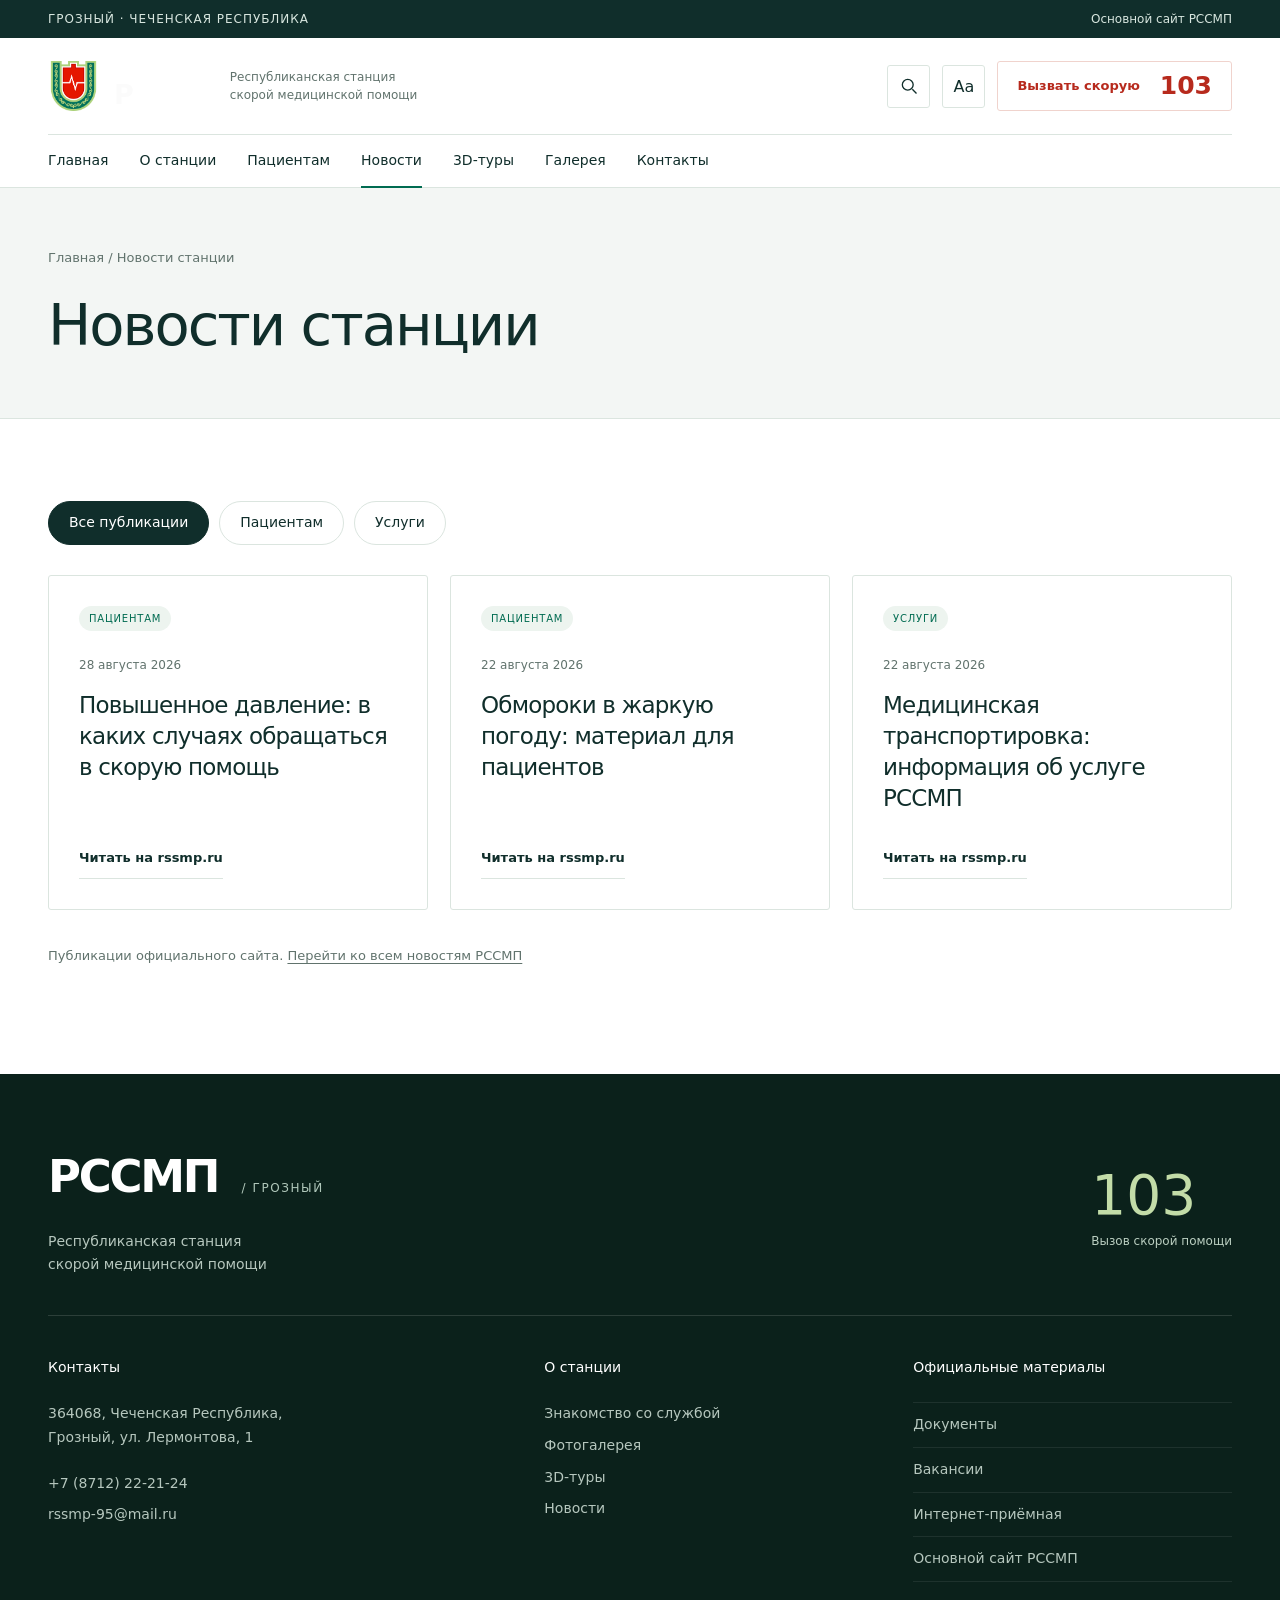
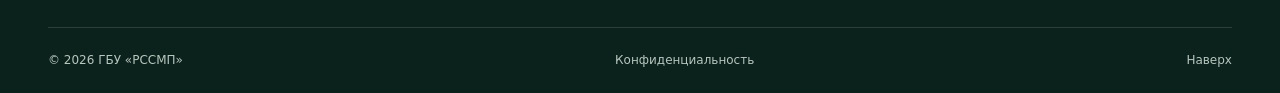
<file: news/index.html>
<!doctype html>
<html lang="ru" data-search-index="/search-index.json?v=59345b5c7c">
<head>
  <meta charset="utf-8">
  <meta http-equiv="Content-Security-Policy" content="default-src 'self'; script-src 'self'; style-src 'self'; img-src 'self' data: blob:; font-src 'self'; connect-src 'self'; media-src 'self'; object-src 'none'; base-uri 'self'; form-action 'self'">
  <meta name="referrer" content="strict-origin-when-cross-origin">
  <meta name="viewport" content="width=device-width,initial-scale=1">
  <meta name="robots" content="noindex,nofollow">
  <meta name="theme-color" content="#10282b">
  <title>Новости — РССМП, Грозный</title>
  <meta name="description" content="Новости и материалы Республиканской станции скорой медицинской помощи.">

  <link rel="icon" href="/assets/logo.png?v=2aa3588000" type="image/png">
  <link rel="stylesheet" href="/style.css?v=ca1abfbbe4">
  <script defer src="/app.js?v=1ee4ed3d6c"></script>
</head>
<body>
  <a class="skip" href="#main">Перейти к содержимому</a>
  <aside class="topbar" aria-label="Регион и основной сайт"><div class="wrap"><span>ГРОЗНЫЙ · ЧЕЧЕНСКАЯ РЕСПУБЛИКА</span><a href="https://rssmp.ru/" target="_blank" rel="noopener">Основной сайт РССМП</a></div></aside>
  <header>
    <div class="wrap header-row">
      <a class="brand" href="/" aria-label="РССМП — на главную"><span class="logo-motion"><img src="/assets/logo.png?v=2aa3588000" width="51" height="58" alt="Эмблема РССМП"></span><span class="wordmark" aria-hidden="true"><span>Р</span><span>С</span><span>С</span><span>М</span><span>П</span><i></i></span><span class="brand-caption">Республиканская станция<br>скорой медицинской помощи</span></a>
      <div class="header-tools"><button type="button" class="icon-button" data-open-search aria-label="Открыть поиск по сайту"><svg width="20" height="20" viewBox="0 0 24 24" fill="none" stroke="currentColor" stroke-width="1.6" aria-hidden="true"><circle cx="10.5" cy="10.5" r="6.5"/><path d="m16 16 5 5"/></svg></button><button type="button" class="icon-button" data-open-settings aria-label="Настройки отображения">Аа</button><a class="emergency" href="tel:103">Вызвать скорую <b>103</b></a><button type="button" class="menu icon-button" aria-expanded="false" aria-controls="nav">Меню</button></div>
    </div>
    <!-- Стили меню привязаны к id="nav"; класс site-nav оставлен для совместимости со style.css v9.1 при частичной загрузке. -->
    <nav class="wrap site-nav" id="nav" aria-label="Главное меню"><a href="/">Главная</a><a href="/about/">О станции</a><a href="/patients/">Пациентам</a><a href="/news/" class="active" aria-current="page">Новости</a><a href="/tours/">3D-туры</a><a href="/gallery/">Галерея</a><a href="/contacts/">Контакты</a></nav>
  </header>
  <main id="main" tabindex="-1"><div class="page-heading"><div class="wrap"><nav class="breadcrumbs" aria-label="Навигационная цепочка"><a href="/">Главная</a> <span aria-hidden="true">/</span> <span aria-current="page">Новости станции</span></nav><h1>Новости станции</h1></div></div><section class="section"><div class="wrap"><div class="news-filters" role="group" aria-label="Категории новостей"><button type="button" aria-pressed="true" data-filter="all">Все публикации</button><button type="button" aria-pressed="false" data-filter="Пациентам">Пациентам</button><button type="button" aria-pressed="false" data-filter="Услуги">Услуги</button></div><p id="filter-status" class="sr-only" aria-live="polite"></p><div class="cards"><article class="card" data-category="Пациентам"><span class="tag">ПАЦИЕНТАМ</span><time>28 августа 2026</time><h2>Повышенное давление: в каких случаях обращаться в скорую помощь</h2><a class="text-link" href="https://rssmp.ru/?post_type=post&amp;p=2934">Читать на rssmp.ru</a></article><article class="card" data-category="Пациентам"><span class="tag">ПАЦИЕНТАМ</span><time>22 августа 2026</time><h2>Обмороки в жаркую погоду: материал для пациентов</h2><a class="text-link" href="https://rssmp.ru/?post_type=post&amp;p=2930">Читать на rssmp.ru</a></article><article class="card" data-category="Услуги"><span class="tag">УСЛУГИ</span><time>22 августа 2026</time><h2>Медицинская транспортировка: информация об услуге РССМП</h2><a class="text-link" href="https://rssmp.ru/?post_type=post&amp;p=2926">Читать на rssmp.ru</a></article></div><p class="source">Публикации официального сайта. <a href="https://rssmp.ru/category/news/">Перейти ко всем новостям РССМП</a></p></div></section></main>
  <footer>
    <div class="wrap">
      <div class="footer-top"><div><span class="footer-mark">РССМП<span> / ГРОЗНЫЙ</span></span><p>Республиканская станция<br>скорой медицинской помощи</p></div><a class="footer-phone" href="tel:103">103 <span>Вызов скорой помощи</span></a></div>
      <div class="footer-grid">
        <div><strong>Контакты</strong><p>364068, Чеченская Республика,<br>Грозный, ул. Лермонтова, 1</p><a href="tel:+78712222124">+7 (8712) 22-21-24</a><a href="mailto:rssmp-95@mail.ru">rssmp-95@mail.ru</a></div>
        <div><strong>О станции</strong><a href="/about/">Знакомство со службой</a><a href="/gallery/">Фотогалерея</a><a href="/tours/">3D-туры</a><a href="/news/">Новости</a></div>
        <div class="footer-external"><strong>Официальные материалы</strong><a href="https://rssmp.ru/dokumenty/">Документы</a><a href="https://rssmp.ru/vakansii/">Вакансии</a><a href="https://rssmp.ru/mail/">Интернет-приёмная</a><a href="https://rssmp.ru/">Основной сайт РССМП</a></div>
      </div>
      <div class="footer-bottom"><span>© 2026 ГБУ «РССМП»</span><a href="/privacy/">Конфиденциальность</a><a href="#main">Наверх</a></div>
    </div>
  </footer>
  <dialog id="search-dialog" aria-labelledby="search-title"><div class="dialog-top"><h2 id="search-title">Поиск по сайту</h2><button type="button" data-close-dialog aria-label="Закрыть поиск">×</button></div><label class="sr-only" for="site-search">Поиск по страницам сайта</label><input id="site-search" type="search" placeholder="Например, контакты или 3D-тур" autocomplete="off" enterkeyhint="go"><p class="search-status" aria-live="polite">Введите запрос или выберите раздел.</p><div id="search-results"></div></dialog>
  <dialog id="settings-dialog" aria-labelledby="settings-title"><div class="dialog-top"><h2 id="settings-title">Настройки отображения</h2><button type="button" data-close-dialog aria-label="Закрыть настройки">×</button></div><p>Настройки сохраняются только в вашем браузере.</p><label class="setting"><span>Увеличенный текст</span><input type="checkbox" id="large-text"></label><label class="setting"><span>Высокая контрастность</span><input type="checkbox" id="high-contrast"></label><label class="setting"><span>Отключить анимацию</span><input type="checkbox" id="reduce-motion"></label><button type="button" class="btn" id="reset-settings">Сбросить настройки</button></dialog>
  <div id="toast" role="status" aria-live="polite"></div>
</body>
</html>
</file>
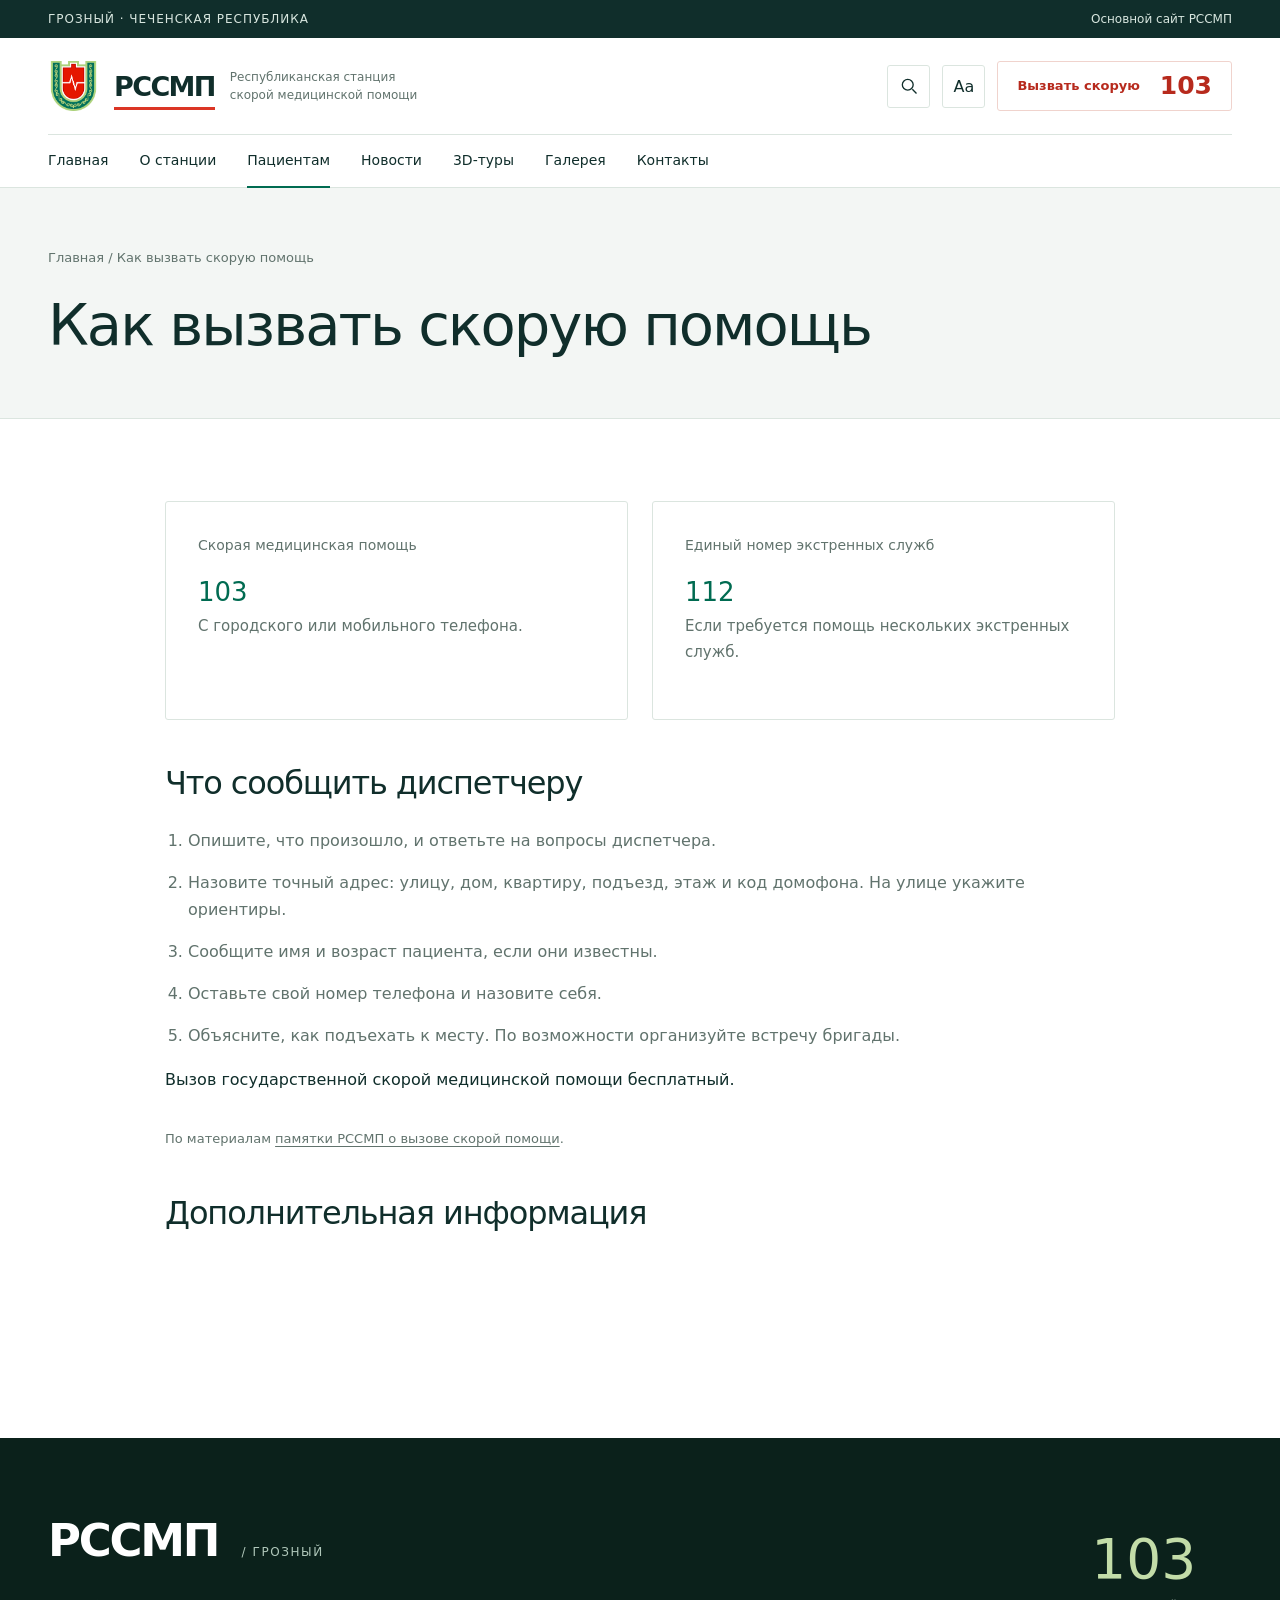
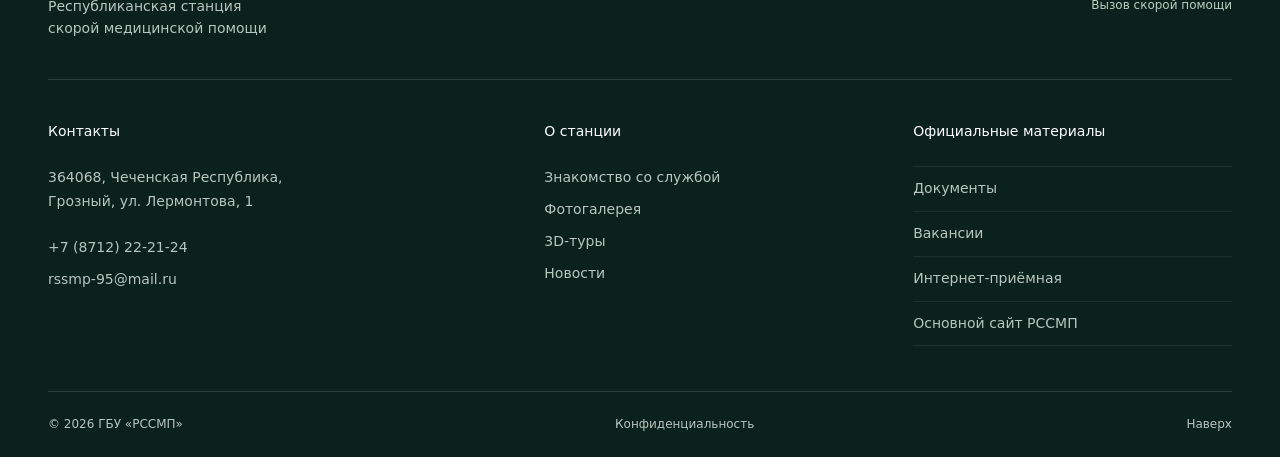
<file: patients/index.html>
<!doctype html>
<html lang="ru" data-search-index="/search-index.json?v=59345b5c7c">
<head>
  <meta charset="utf-8">
  <meta http-equiv="Content-Security-Policy" content="default-src 'self'; script-src 'self'; style-src 'self'; img-src 'self' data: blob:; font-src 'self'; connect-src 'self'; media-src 'self'; object-src 'none'; base-uri 'self'; form-action 'self'">
  <meta name="referrer" content="strict-origin-when-cross-origin">
  <meta name="viewport" content="width=device-width,initial-scale=1">
  <meta name="robots" content="noindex,nofollow">
  <meta name="theme-color" content="#10282b">
  <title>Пациентам — РССМП, Грозный</title>
  <meta name="description" content="Как вызвать скорую помощь: номера 103 и 112 и что сообщить диспетчеру.">

  <link rel="icon" href="/assets/logo.png?v=2aa3588000" type="image/png">
  <link rel="stylesheet" href="/style.css?v=ca1abfbbe4">
  <script defer src="/app.js?v=1ee4ed3d6c"></script>
</head>
<body>
  <a class="skip" href="#main">Перейти к содержимому</a>
  <aside class="topbar" aria-label="Регион и основной сайт"><div class="wrap"><span>ГРОЗНЫЙ · ЧЕЧЕНСКАЯ РЕСПУБЛИКА</span><a href="https://rssmp.ru/" target="_blank" rel="noopener">Основной сайт РССМП</a></div></aside>
  <header>
    <div class="wrap header-row">
      <a class="brand" href="/" aria-label="РССМП — на главную"><span class="logo-motion"><img src="/assets/logo.png?v=2aa3588000" width="51" height="58" alt="Эмблема РССМП"></span><span class="wordmark" aria-hidden="true"><span>Р</span><span>С</span><span>С</span><span>М</span><span>П</span><i></i></span><span class="brand-caption">Республиканская станция<br>скорой медицинской помощи</span></a>
      <div class="header-tools"><button type="button" class="icon-button" data-open-search aria-label="Открыть поиск по сайту"><svg width="20" height="20" viewBox="0 0 24 24" fill="none" stroke="currentColor" stroke-width="1.6" aria-hidden="true"><circle cx="10.5" cy="10.5" r="6.5"/><path d="m16 16 5 5"/></svg></button><button type="button" class="icon-button" data-open-settings aria-label="Настройки отображения">Аа</button><a class="emergency" href="tel:103">Вызвать скорую <b>103</b></a><button type="button" class="menu icon-button" aria-expanded="false" aria-controls="nav">Меню</button></div>
    </div>
    <!-- Стили меню привязаны к id="nav"; класс site-nav оставлен для совместимости со style.css v9.1 при частичной загрузке. -->
    <nav class="wrap site-nav" id="nav" aria-label="Главное меню"><a href="/">Главная</a><a href="/about/">О станции</a><a href="/patients/" class="active" aria-current="page">Пациентам</a><a href="/news/">Новости</a><a href="/tours/">3D-туры</a><a href="/gallery/">Галерея</a><a href="/contacts/">Контакты</a></nav>
  </header>
  <main id="main" tabindex="-1"><div class="page-heading"><div class="wrap"><nav class="breadcrumbs" aria-label="Навигационная цепочка"><a href="/">Главная</a> <span aria-hidden="true">/</span> <span aria-current="page">Как вызвать скорую помощь</span></nav><h1>Как вызвать скорую помощь</h1></div></div><section class="section"><div class="wrap reading"><div class="info-grid"><div class="info-box"><small>Скорая медицинская помощь</small><a href="tel:103">103</a><p>С городского или мобильного телефона.</p></div><div class="info-box"><small>Единый номер экстренных служб</small><a href="tel:112">112</a><p>Если требуется помощь нескольких экстренных служб.</p></div></div><h2>Что сообщить диспетчеру</h2><ol><li>Опишите, что произошло, и ответьте на вопросы диспетчера.</li><li>Назовите точный адрес: улицу, дом, квартиру, подъезд, этаж и код домофона. На улице укажите ориентиры.</li><li>Сообщите имя и возраст пациента, если они известны.</li><li>Оставьте свой номер телефона и назовите себя.</li><li>Объясните, как подъехать к месту. По возможности организуйте встречу бригады.</li></ol><p>Вызов государственной скорой медицинской помощи бесплатный.</p><p class="source">По материалам <a href="https://rssmp.ru/kak-vyzvat-skoruyu-pomosch/">памятки РССМП о вызове скорой помощи</a>.</p><h2>Дополнительная информация</h2><div class="partners"><a href="https://rssmp.ru/platnye-uslugi/">Платные услуги</a><a href="https://rssmp.ru/dokumenty-dlya-patsientov/">Документы для пациентов</a><a href="https://rssmp.ru/mail/">Интернет-приёмная</a></div></div></section></main>
  <footer>
    <div class="wrap">
      <div class="footer-top"><div><span class="footer-mark">РССМП<span> / ГРОЗНЫЙ</span></span><p>Республиканская станция<br>скорой медицинской помощи</p></div><a class="footer-phone" href="tel:103">103 <span>Вызов скорой помощи</span></a></div>
      <div class="footer-grid">
        <div><strong>Контакты</strong><p>364068, Чеченская Республика,<br>Грозный, ул. Лермонтова, 1</p><a href="tel:+78712222124">+7 (8712) 22-21-24</a><a href="mailto:rssmp-95@mail.ru">rssmp-95@mail.ru</a></div>
        <div><strong>О станции</strong><a href="/about/">Знакомство со службой</a><a href="/gallery/">Фотогалерея</a><a href="/tours/">3D-туры</a><a href="/news/">Новости</a></div>
        <div class="footer-external"><strong>Официальные материалы</strong><a href="https://rssmp.ru/dokumenty/">Документы</a><a href="https://rssmp.ru/vakansii/">Вакансии</a><a href="https://rssmp.ru/mail/">Интернет-приёмная</a><a href="https://rssmp.ru/">Основной сайт РССМП</a></div>
      </div>
      <div class="footer-bottom"><span>© 2026 ГБУ «РССМП»</span><a href="/privacy/">Конфиденциальность</a><a href="#main">Наверх</a></div>
    </div>
  </footer>
  <dialog id="search-dialog" aria-labelledby="search-title"><div class="dialog-top"><h2 id="search-title">Поиск по сайту</h2><button type="button" data-close-dialog aria-label="Закрыть поиск">×</button></div><label class="sr-only" for="site-search">Поиск по страницам сайта</label><input id="site-search" type="search" placeholder="Например, контакты или 3D-тур" autocomplete="off" enterkeyhint="go"><p class="search-status" aria-live="polite">Введите запрос или выберите раздел.</p><div id="search-results"></div></dialog>
  <dialog id="settings-dialog" aria-labelledby="settings-title"><div class="dialog-top"><h2 id="settings-title">Настройки отображения</h2><button type="button" data-close-dialog aria-label="Закрыть настройки">×</button></div><p>Настройки сохраняются только в вашем браузере.</p><label class="setting"><span>Увеличенный текст</span><input type="checkbox" id="large-text"></label><label class="setting"><span>Высокая контрастность</span><input type="checkbox" id="high-contrast"></label><label class="setting"><span>Отключить анимацию</span><input type="checkbox" id="reduce-motion"></label><button type="button" class="btn" id="reset-settings">Сбросить настройки</button></dialog>
  <div id="toast" role="status" aria-live="polite"></div>
</body>
</html>
</file>
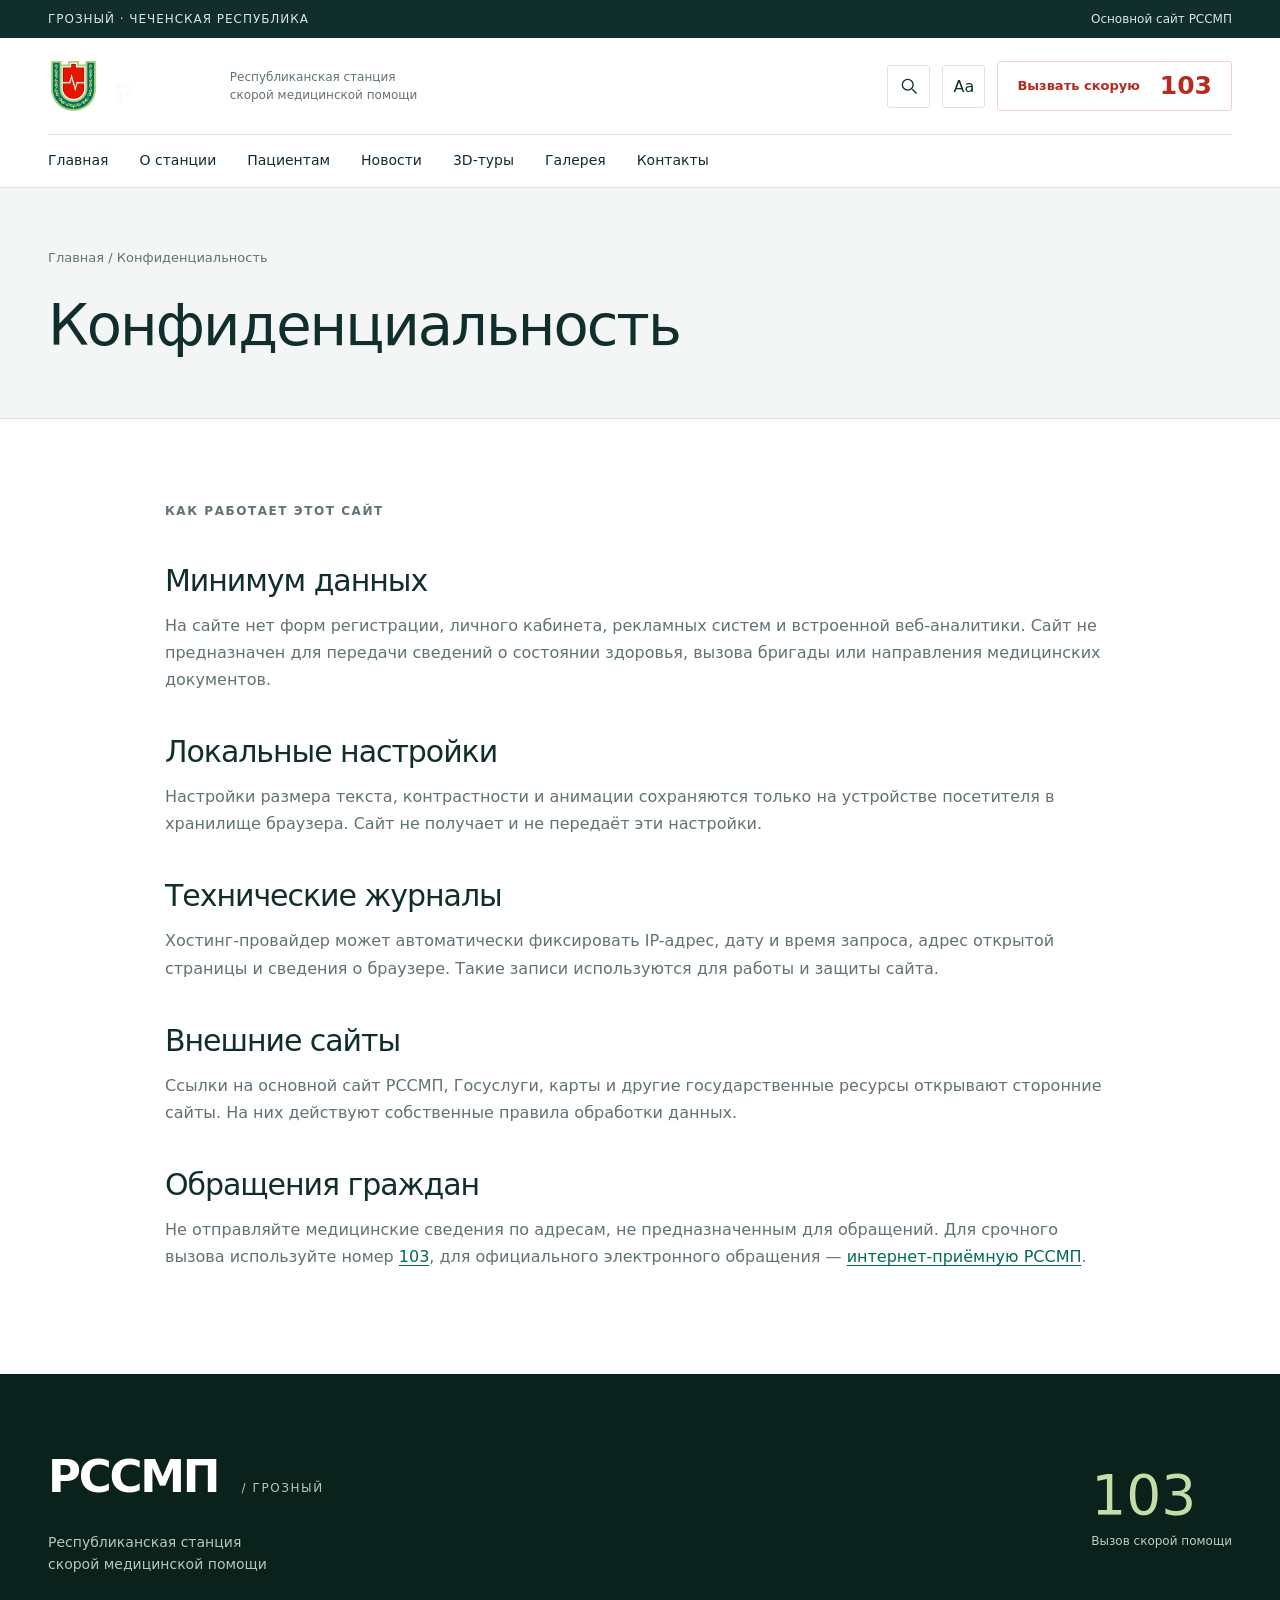
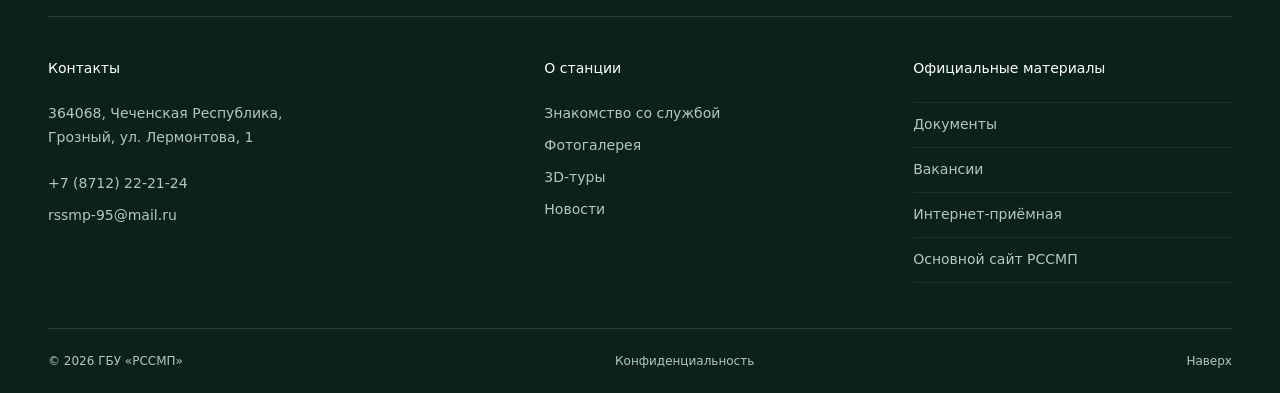
<file: privacy/index.html>
<!doctype html>
<html lang="ru" data-search-index="/search-index.json?v=59345b5c7c">
<head>
  <meta charset="utf-8">
  <meta http-equiv="Content-Security-Policy" content="default-src 'self'; script-src 'self'; style-src 'self'; img-src 'self' data: blob:; font-src 'self'; connect-src 'self'; media-src 'self'; object-src 'none'; base-uri 'self'; form-action 'self'">
  <meta name="referrer" content="strict-origin-when-cross-origin">
  <meta name="viewport" content="width=device-width,initial-scale=1">
  <meta name="robots" content="noindex,nofollow">
  <meta name="theme-color" content="#10282b">
  <title>Конфиденциальность — РССМП, Грозный</title>
  <meta name="description" content="Какие данные обрабатывает сайт: локальные настройки, технические журналы хостинга и внешние ссылки.">

  <link rel="icon" href="/assets/logo.png?v=2aa3588000" type="image/png">
  <link rel="stylesheet" href="/style.css?v=ca1abfbbe4">
  <script defer src="/app.js?v=1ee4ed3d6c"></script>
</head>
<body>
  <a class="skip" href="#main">Перейти к содержимому</a>
  <aside class="topbar" aria-label="Регион и основной сайт"><div class="wrap"><span>ГРОЗНЫЙ · ЧЕЧЕНСКАЯ РЕСПУБЛИКА</span><a href="https://rssmp.ru/" target="_blank" rel="noopener">Основной сайт РССМП</a></div></aside>
  <header>
    <div class="wrap header-row">
      <a class="brand" href="/" aria-label="РССМП — на главную"><span class="logo-motion"><img src="/assets/logo.png?v=2aa3588000" width="51" height="58" alt="Эмблема РССМП"></span><span class="wordmark" aria-hidden="true"><span>Р</span><span>С</span><span>С</span><span>М</span><span>П</span><i></i></span><span class="brand-caption">Республиканская станция<br>скорой медицинской помощи</span></a>
      <div class="header-tools"><button type="button" class="icon-button" data-open-search aria-label="Открыть поиск по сайту"><svg width="20" height="20" viewBox="0 0 24 24" fill="none" stroke="currentColor" stroke-width="1.6" aria-hidden="true"><circle cx="10.5" cy="10.5" r="6.5"/><path d="m16 16 5 5"/></svg></button><button type="button" class="icon-button" data-open-settings aria-label="Настройки отображения">Аа</button><a class="emergency" href="tel:103">Вызвать скорую <b>103</b></a><button type="button" class="menu icon-button" aria-expanded="false" aria-controls="nav">Меню</button></div>
    </div>
    <!-- Стили меню привязаны к id="nav"; класс site-nav оставлен для совместимости со style.css v9.1 при частичной загрузке. -->
    <nav class="wrap site-nav" id="nav" aria-label="Главное меню"><a href="/">Главная</a><a href="/about/">О станции</a><a href="/patients/">Пациентам</a><a href="/news/">Новости</a><a href="/tours/">3D-туры</a><a href="/gallery/">Галерея</a><a href="/contacts/">Контакты</a></nav>
  </header>
  <main id="main" tabindex="-1"><div class="page-heading"><div class="wrap"><nav class="breadcrumbs" aria-label="Навигационная цепочка"><a href="/">Главная</a> <span aria-hidden="true">/</span> <span aria-current="page">Конфиденциальность</span></nav><h1>Конфиденциальность</h1></div></div><section class="section"><div class="wrap reading privacy-copy"><p class="eyebrow">Как работает этот сайт</p><h2>Минимум данных</h2><p>На сайте нет форм регистрации, личного кабинета, рекламных систем и встроенной веб-аналитики. Сайт не предназначен для передачи сведений о состоянии здоровья, вызова бригады или направления медицинских документов.</p><h2>Локальные настройки</h2><p>Настройки размера текста, контрастности и анимации сохраняются только на устройстве посетителя в хранилище браузера. Сайт не получает и не передаёт эти настройки.</p><h2>Технические журналы</h2><p>Хостинг-провайдер может автоматически фиксировать IP-адрес, дату и время запроса, адрес открытой страницы и сведения о браузере. Такие записи используются для работы и защиты сайта.</p><h2>Внешние сайты</h2><p>Ссылки на основной сайт РССМП, Госуслуги, карты и другие государственные ресурсы открывают сторонние сайты. На них действуют собственные правила обработки данных.</p><h2>Обращения граждан</h2><p>Не отправляйте медицинские сведения по адресам, не предназначенным для обращений. Для срочного вызова используйте номер <a href="tel:103">103</a>, для официального электронного обращения — <a href="https://rssmp.ru/mail/">интернет-приёмную РССМП</a>.</p></div></section></main>
  <footer>
    <div class="wrap">
      <div class="footer-top"><div><span class="footer-mark">РССМП<span> / ГРОЗНЫЙ</span></span><p>Республиканская станция<br>скорой медицинской помощи</p></div><a class="footer-phone" href="tel:103">103 <span>Вызов скорой помощи</span></a></div>
      <div class="footer-grid">
        <div><strong>Контакты</strong><p>364068, Чеченская Республика,<br>Грозный, ул. Лермонтова, 1</p><a href="tel:+78712222124">+7 (8712) 22-21-24</a><a href="mailto:rssmp-95@mail.ru">rssmp-95@mail.ru</a></div>
        <div><strong>О станции</strong><a href="/about/">Знакомство со службой</a><a href="/gallery/">Фотогалерея</a><a href="/tours/">3D-туры</a><a href="/news/">Новости</a></div>
        <div class="footer-external"><strong>Официальные материалы</strong><a href="https://rssmp.ru/dokumenty/">Документы</a><a href="https://rssmp.ru/vakansii/">Вакансии</a><a href="https://rssmp.ru/mail/">Интернет-приёмная</a><a href="https://rssmp.ru/">Основной сайт РССМП</a></div>
      </div>
      <div class="footer-bottom"><span>© 2026 ГБУ «РССМП»</span><a href="/privacy/">Конфиденциальность</a><a href="#main">Наверх</a></div>
    </div>
  </footer>
  <dialog id="search-dialog" aria-labelledby="search-title"><div class="dialog-top"><h2 id="search-title">Поиск по сайту</h2><button type="button" data-close-dialog aria-label="Закрыть поиск">×</button></div><label class="sr-only" for="site-search">Поиск по страницам сайта</label><input id="site-search" type="search" placeholder="Например, контакты или 3D-тур" autocomplete="off" enterkeyhint="go"><p class="search-status" aria-live="polite">Введите запрос или выберите раздел.</p><div id="search-results"></div></dialog>
  <dialog id="settings-dialog" aria-labelledby="settings-title"><div class="dialog-top"><h2 id="settings-title">Настройки отображения</h2><button type="button" data-close-dialog aria-label="Закрыть настройки">×</button></div><p>Настройки сохраняются только в вашем браузере.</p><label class="setting"><span>Увеличенный текст</span><input type="checkbox" id="large-text"></label><label class="setting"><span>Высокая контрастность</span><input type="checkbox" id="high-contrast"></label><label class="setting"><span>Отключить анимацию</span><input type="checkbox" id="reduce-motion"></label><button type="button" class="btn" id="reset-settings">Сбросить настройки</button></dialog>
  <div id="toast" role="status" aria-live="polite"></div>
</body>
</html>
</file>
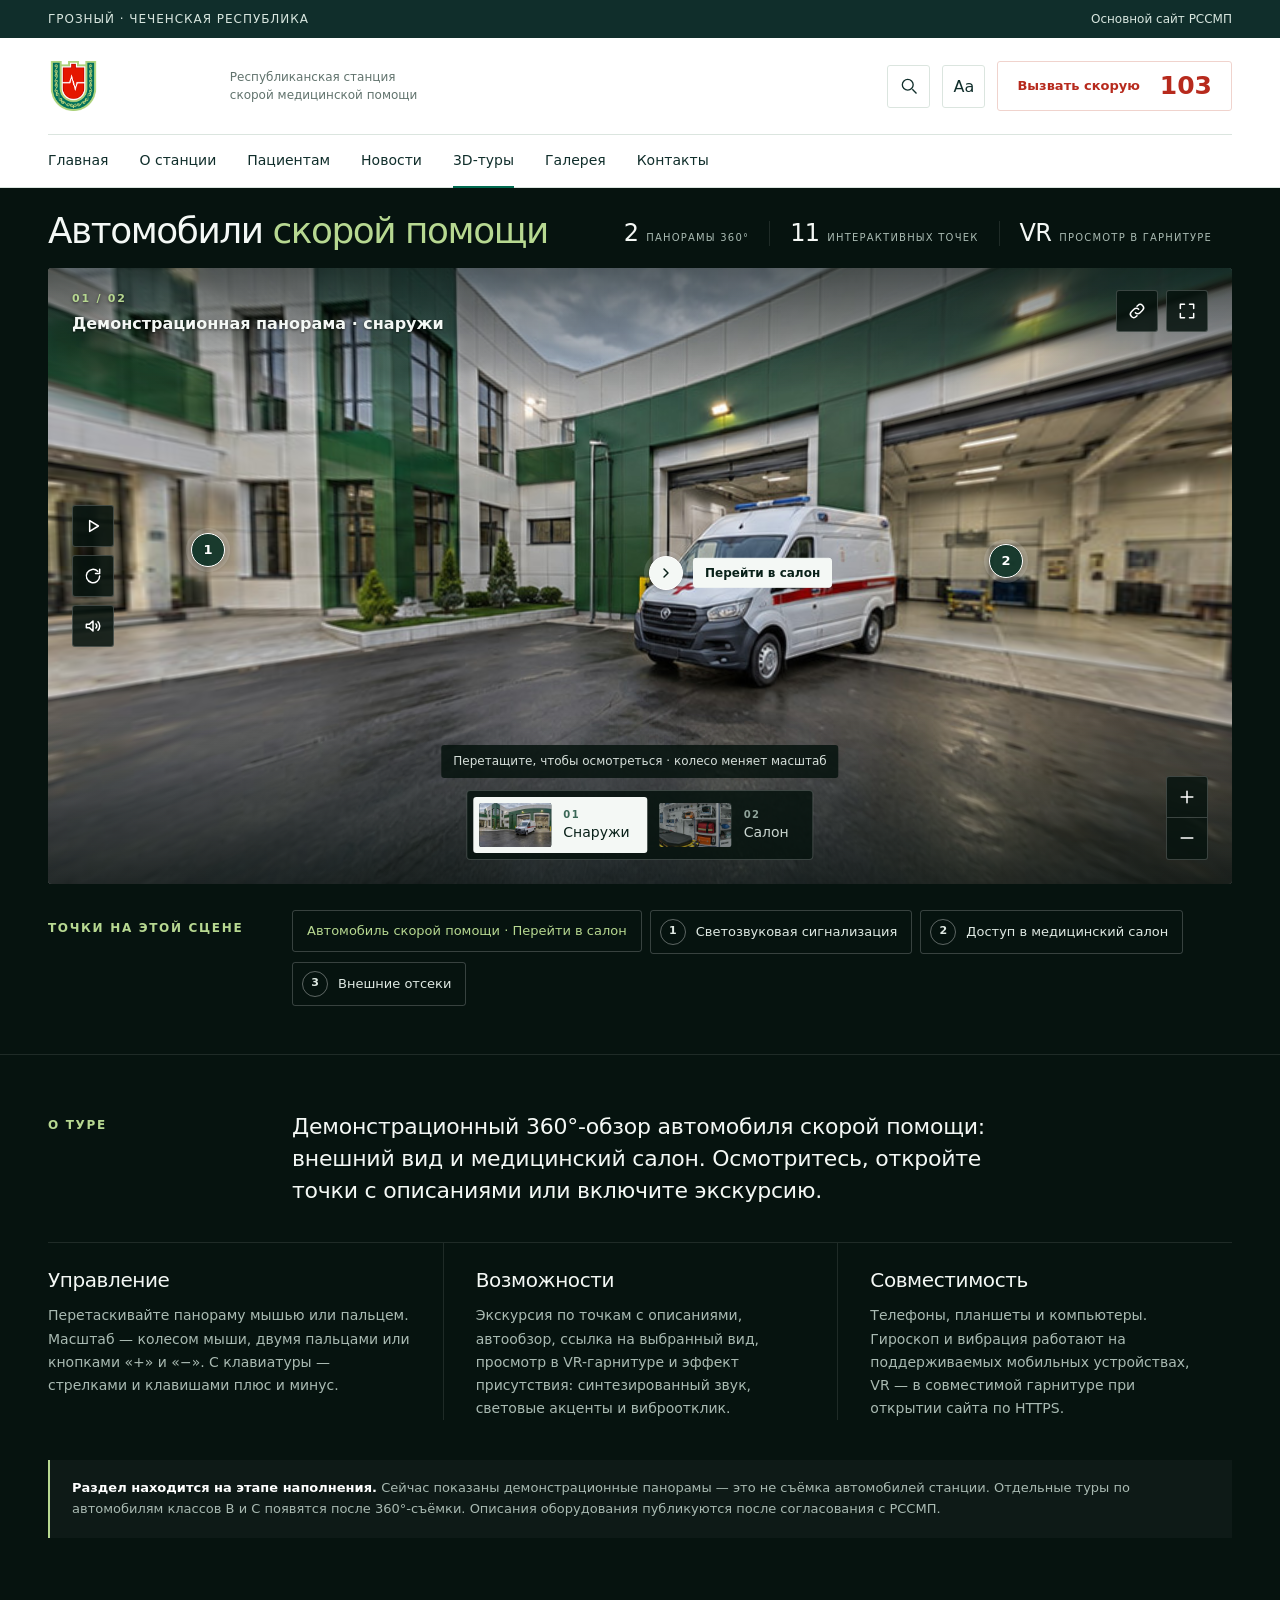
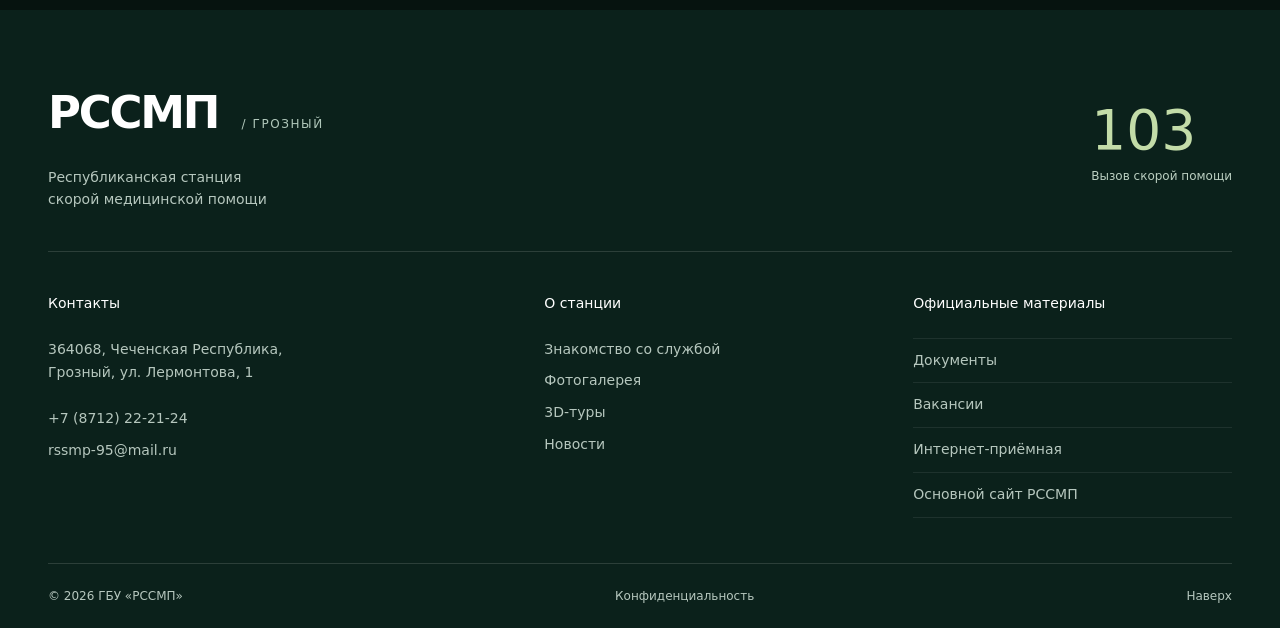
<file: tours/index.html>
<!doctype html>
<html lang="ru" data-search-index="/search-index.json?v=59345b5c7c">
<head>
  <meta charset="utf-8">
  <meta http-equiv="Content-Security-Policy" content="default-src 'self'; script-src 'self'; style-src 'self'; img-src 'self' data: blob:; font-src 'self'; connect-src 'self'; media-src 'self'; object-src 'none'; base-uri 'self'; form-action 'self'">
  <meta name="referrer" content="strict-origin-when-cross-origin">
  <meta name="viewport" content="width=device-width,initial-scale=1">
  <meta name="robots" content="noindex,nofollow">
  <meta name="theme-color" content="#10282b">
  <title>3D-туры — РССМП, Грозный</title>
  <meta name="description" content="Демонстрационный 360°-обзор автомобиля скорой помощи: внешний вид и медицинский салон.">

  <link rel="icon" href="/assets/logo.png?v=2aa3588000" type="image/png">
  <link rel="stylesheet" href="/style.css?v=ca1abfbbe4">
  <script defer src="/app.js?v=1ee4ed3d6c"></script>
</head>
<body>
  <a class="skip" href="#main">Перейти к содержимому</a>
  <aside class="topbar" aria-label="Регион и основной сайт"><div class="wrap"><span>ГРОЗНЫЙ · ЧЕЧЕНСКАЯ РЕСПУБЛИКА</span><a href="https://rssmp.ru/" target="_blank" rel="noopener">Основной сайт РССМП</a></div></aside>
  <header>
    <div class="wrap header-row">
      <a class="brand" href="/" aria-label="РССМП — на главную"><span class="logo-motion"><img src="/assets/logo.png?v=2aa3588000" width="51" height="58" alt="Эмблема РССМП"></span><span class="wordmark" aria-hidden="true"><span>Р</span><span>С</span><span>С</span><span>М</span><span>П</span><i></i></span><span class="brand-caption">Республиканская станция<br>скорой медицинской помощи</span></a>
      <div class="header-tools"><button type="button" class="icon-button" data-open-search aria-label="Открыть поиск по сайту"><svg width="20" height="20" viewBox="0 0 24 24" fill="none" stroke="currentColor" stroke-width="1.6" aria-hidden="true"><circle cx="10.5" cy="10.5" r="6.5"/><path d="m16 16 5 5"/></svg></button><button type="button" class="icon-button" data-open-settings aria-label="Настройки отображения">Аа</button><a class="emergency" href="tel:103">Вызвать скорую <b>103</b></a><button type="button" class="menu icon-button" aria-expanded="false" aria-controls="nav">Меню</button></div>
    </div>
    <!-- Стили меню привязаны к id="nav"; класс site-nav оставлен для совместимости со style.css v9.1 при частичной загрузке. -->
    <nav class="wrap site-nav" id="nav" aria-label="Главное меню"><a href="/">Главная</a><a href="/about/">О станции</a><a href="/patients/">Пациентам</a><a href="/news/">Новости</a><a href="/tours/" class="active" aria-current="page">3D-туры</a><a href="/gallery/">Галерея</a><a href="/contacts/">Контакты</a></nav>
  </header>
  <main id="main" tabindex="-1"><div class="tour-page">
<section class="tour-intro"><div class="tour-intro-row"><h1>Автомобили <em>скорой помощи</em></h1><ul class="tour-facts"><li><b data-stat="scenes">2</b><span data-stat-label="scenes">панорамы 360°</span></li><li><b data-stat="points">11</b><span data-stat-label="points">интерактивных точек</span></li><li><b>VR</b><span>просмотр в гарнитуре</span></li></ul></div></section>
<section class="tour-stage" aria-label="Панорамный тур">
<div class="tour-viewport" id="tour-viewport" data-tour-viewer data-tour-mode="demo" data-panorama-b-exterior="/assets/tour-exterior-demo.jpg?v=d4aa91a5fc" data-panorama-b-interior="/assets/tour-interior-demo.jpg?v=f97e5ef272" data-panorama-c-exterior="/assets/tour-exterior-demo.jpg?v=d4aa91a5fc" data-panorama-c-interior="/assets/tour-interior-demo.jpg?v=f97e5ef272" data-preview-b-exterior="/assets/tour-exterior-demo-preview.jpg?v=5173e96508" data-preview-b-interior="/assets/tour-interior-demo-preview.jpg?v=f3108ef4ba" data-preview-c-exterior="/assets/tour-exterior-demo-preview.jpg?v=5173e96508" data-preview-c-interior="/assets/tour-interior-demo-preview.jpg?v=f3108ef4ba" data-tiles-b-exterior="{&quot;base&quot;:&quot;/assets/tour-tiles/tour-exterior-demo-d4aa91a5fc/&quot;,&quot;levels&quot;:[{&quot;width&quot;:1772,&quot;cols&quot;:4,&quot;rows&quot;:2}]}" data-tiles-b-interior="{&quot;base&quot;:&quot;/assets/tour-tiles/tour-interior-demo-f97e5ef272/&quot;,&quot;levels&quot;:[{&quot;width&quot;:1772,&quot;cols&quot;:4,&quot;rows&quot;:2}]}" data-tiles-c-exterior="{&quot;base&quot;:&quot;/assets/tour-tiles/tour-exterior-demo-d4aa91a5fc/&quot;,&quot;levels&quot;:[{&quot;width&quot;:1772,&quot;cols&quot;:4,&quot;rows&quot;:2}]}" data-tiles-c-interior="{&quot;base&quot;:&quot;/assets/tour-tiles/tour-interior-demo-f97e5ef272/&quot;,&quot;levels&quot;:[{&quot;width&quot;:1772,&quot;cols&quot;:4,&quot;rows&quot;:2}]}" tabindex="0" role="region" aria-label="Интерактивный панорамный тур. Перемещайте изображение мышью, пальцем или клавишами со стрелками, клавиши плюс и минус меняют масштаб.">
  <div class="tour-psv" data-tour-stage aria-hidden="true"></div>
  <div class="tour-veil" aria-hidden="true"></div>
  <div class="tour-fallback" data-tour-fallback hidden><strong>Не удалось запустить 3D-графику.</strong><span>Откройте страницу в современной версии Chrome, Safari, Firefox или Edge.</span><button type="button" data-tour-retry hidden>Повторить загрузку</button></div>
  <div class="tour-loading" aria-hidden="true"><span></span><b>Загрузка панорамы</b></div>
  <p class="tour-sharpen" aria-hidden="true">Загрузка полного качества</p>
  <div class="tour-presence" aria-hidden="true"><i></i><i></i></div>
  <div class="tour-hotspots-layer" data-hotspots></div>
  <div class="tour-hud-top"><div class="tour-hud-title"><span data-scene-index>01 / 02</span><b data-scene-name>Демонстрационная панорама · снаружи</b></div><div class="tour-hud-actions"><button type="button" data-vr hidden>Войти в VR</button><button type="button" data-share aria-label="Поделиться ссылкой на этот вид"><svg width="20" height="20" viewBox="0 0 24 24" fill="none" stroke="currentColor" stroke-width="1.8" stroke-linecap="round" stroke-linejoin="round" aria-hidden="true"><path d="M10 14a4 4 0 0 0 5.66 0l3-3a4 4 0 0 0-5.66-5.66l-1 1M14 10a4 4 0 0 0-5.66 0l-3 3a4 4 0 0 0 5.66 5.66l1-1"/></svg></button><button type="button" data-fullscreen aria-label="Открыть на весь экран"><svg width="20" height="20" viewBox="0 0 24 24" fill="none" stroke="currentColor" stroke-width="1.8" stroke-linecap="round" stroke-linejoin="round" aria-hidden="true"><path d="M4 9V4h5M15 4h5v5M20 15v5h-5M9 20H4v-5"/></svg></button></div></div>
  <div class="tour-controls" role="group" aria-label="Управление обзором">
    <button type="button" data-guide aria-pressed="false"><svg width="20" height="20" viewBox="0 0 24 24" fill="none" stroke="currentColor" stroke-width="1.8" stroke-linecap="round" stroke-linejoin="round" aria-hidden="true"><path d="M8 5.5v13l10.5-6.5z"/></svg><span>Экскурсия</span></button>
    <button type="button" data-auto aria-pressed="false"><svg width="20" height="20" viewBox="0 0 24 24" fill="none" stroke="currentColor" stroke-width="1.8" stroke-linecap="round" stroke-linejoin="round" aria-hidden="true"><path d="M20 12a8 8 0 1 1-2.34-5.66M20 4v5h-5"/></svg><span>Автообзор</span></button>
    <button type="button" data-gyro aria-pressed="false" hidden><svg width="20" height="20" viewBox="0 0 24 24" fill="none" stroke="currentColor" stroke-width="1.8" stroke-linecap="round" stroke-linejoin="round" aria-hidden="true"><path d="M8 3h8a1 1 0 0 1 1 1v16a1 1 0 0 1-1 1H8a1 1 0 0 1-1-1V4a1 1 0 0 1 1-1zM11 18h2"/></svg><span>Гироскоп</span></button>
    <button type="button" data-presence aria-pressed="false" title="Звук, световые акценты и виброотклик"><svg width="20" height="20" viewBox="0 0 24 24" fill="none" stroke="currentColor" stroke-width="1.8" stroke-linecap="round" stroke-linejoin="round" aria-hidden="true"><path d="M4 10v4h3.5L12 18V6L7.5 10H4zM15.5 9.5a3.5 3.5 0 0 1 0 5M18 7a7 7 0 0 1 0 10"/></svg><span>Эффект присутствия</span></button>
  </div>
  <div class="tour-zoom" role="group" aria-label="Масштаб"><button type="button" data-zoom="in" aria-label="Приблизить"><svg width="20" height="20" viewBox="0 0 24 24" fill="none" stroke="currentColor" stroke-width="1.8" stroke-linecap="round" stroke-linejoin="round" aria-hidden="true"><path d="M12 5v14M5 12h14"/></svg></button><button type="button" data-zoom="out" aria-label="Отдалить"><svg width="20" height="20" viewBox="0 0 24 24" fill="none" stroke="currentColor" stroke-width="1.8" stroke-linecap="round" stroke-linejoin="round" aria-hidden="true"><path d="M5 12h14"/></svg></button></div>
  <div class="tour-scene-tabs" role="tablist" aria-label="Вид автомобиля"><button type="button" role="tab" id="tour-tab-exterior" data-view="exterior" aria-selected="true" aria-controls="tour-viewport"><span class="tour-thumb"><img data-scene-thumb src="/assets/tour-exterior-demo-preview.jpg?v=5173e96508" width="1024" height="512" alt=""></span><span><i aria-hidden="true">01</i>Снаружи</span></button><button type="button" role="tab" id="tour-tab-interior" data-view="interior" aria-selected="false" tabindex="-1" aria-controls="tour-viewport"><span class="tour-thumb"><img data-scene-thumb src="/assets/tour-interior-demo-preview.jpg?v=f3108ef4ba" width="1024" height="512" alt=""></span><span><i aria-hidden="true">02</i>Салон</span></button></div>
  <p class="tour-drag-hint">Перетащите, чтобы осмотреться · колесо меняет масштаб</p>
  <article class="tour-info-card" data-tour-card hidden tabindex="-1" aria-labelledby="tour-card-title"><div class="tour-card-head"><small data-card-index>Интерактивная точка</small><button type="button" data-card-close aria-label="Закрыть описание"><svg width="20" height="20" viewBox="0 0 24 24" fill="none" stroke="currentColor" stroke-width="1.8" stroke-linecap="round" stroke-linejoin="round" aria-hidden="true"><path d="M6 6l12 12M18 6 6 18"/></svg></button></div><h2 id="tour-card-title" data-card-title>Описание точки</h2><p data-card-text></p><div class="tour-card-actions"><button type="button" data-card-speak>Озвучить</button><button type="button" data-card-action></button><span class="tour-card-nav"><button type="button" data-card-prev aria-label="Предыдущая точка"><svg width="20" height="20" viewBox="0 0 24 24" fill="none" stroke="currentColor" stroke-width="1.8" stroke-linecap="round" stroke-linejoin="round" aria-hidden="true"><path d="M15 6l-6 6 6 6"/></svg></button><button type="button" data-card-next aria-label="Следующая точка"><svg width="20" height="20" viewBox="0 0 24 24" fill="none" stroke="currentColor" stroke-width="1.8" stroke-linecap="round" stroke-linejoin="round" aria-hidden="true"><path d="M9 6l6 6-6 6"/></svg></button></span></div><span class="tour-guide-timer" aria-hidden="true"><i></i></span></article>
  <p class="tour-vr-status" data-vr-status aria-live="polite"></p>
  <p class="sr-only" data-tour-announce aria-live="polite"></p>
</div>
<section class="tour-points" aria-labelledby="tour-points-title"><h2 id="tour-points-title">Точки на этой сцене</h2><ul data-hotspot-list></ul></section>
</section>
<section class="tour-about" aria-labelledby="tour-about-title"><div class="wrap"><div class="tour-about-head"><h2 id="tour-about-title">О туре</h2><p class="tour-lead">Демонстрационный 360°-обзор автомобиля скорой помощи: внешний вид и медицинский салон. Осмотритесь, откройте точки с описаниями или включите экскурсию.</p></div><div class="tour-about-grid"><div><h3>Управление</h3><p>Перетаскивайте панораму мышью или пальцем. Масштаб — колесом мыши, двумя пальцами или кнопками «+» и «−». С клавиатуры — стрелками и клавишами плюс и минус.</p></div><div><h3>Возможности</h3><p>Экскурсия по точкам с описаниями, автообзор, ссылка на выбранный вид, просмотр в VR-гарнитуре и эффект присутствия: синтезированный звук, световые акценты и виброотклик.</p></div><div><h3>Совместимость</h3><p>Телефоны, планшеты и компьютеры. Гироскоп и вибрация работают на поддерживаемых мобильных устройствах, VR — в совместимой гарнитуре при открытии сайта по HTTPS.</p></div></div>
<p class="tour-disclaimer"><b>Раздел находится на этапе наполнения.</b> Сейчас показаны демонстрационные панорамы — это не съёмка автомобилей станции. Отдельные туры по автомобилям классов B и C появятся после 360°-съёмки. Описания оборудования публикуются после согласования с РССМП.</p></div></section>
</div><link rel="stylesheet" href="/vendor/psv.css?v=f2e6b39e82"><script src="/vendor/psv.js?v=f68d6b74c5" defer></script><script src="/tour-viewer.js?v=3b4274bfae" defer></script></main>
  <footer>
    <div class="wrap">
      <div class="footer-top"><div><span class="footer-mark">РССМП<span> / ГРОЗНЫЙ</span></span><p>Республиканская станция<br>скорой медицинской помощи</p></div><a class="footer-phone" href="tel:103">103 <span>Вызов скорой помощи</span></a></div>
      <div class="footer-grid">
        <div><strong>Контакты</strong><p>364068, Чеченская Республика,<br>Грозный, ул. Лермонтова, 1</p><a href="tel:+78712222124">+7 (8712) 22-21-24</a><a href="mailto:rssmp-95@mail.ru">rssmp-95@mail.ru</a></div>
        <div><strong>О станции</strong><a href="/about/">Знакомство со службой</a><a href="/gallery/">Фотогалерея</a><a href="/tours/">3D-туры</a><a href="/news/">Новости</a></div>
        <div class="footer-external"><strong>Официальные материалы</strong><a href="https://rssmp.ru/dokumenty/">Документы</a><a href="https://rssmp.ru/vakansii/">Вакансии</a><a href="https://rssmp.ru/mail/">Интернет-приёмная</a><a href="https://rssmp.ru/">Основной сайт РССМП</a></div>
      </div>
      <div class="footer-bottom"><span>© 2026 ГБУ «РССМП»</span><a href="/privacy/">Конфиденциальность</a><a href="#main">Наверх</a></div>
    </div>
  </footer>
  <dialog id="search-dialog" aria-labelledby="search-title"><div class="dialog-top"><h2 id="search-title">Поиск по сайту</h2><button type="button" data-close-dialog aria-label="Закрыть поиск">×</button></div><label class="sr-only" for="site-search">Поиск по страницам сайта</label><input id="site-search" type="search" placeholder="Например, контакты или 3D-тур" autocomplete="off" enterkeyhint="go"><p class="search-status" aria-live="polite">Введите запрос или выберите раздел.</p><div id="search-results"></div></dialog>
  <dialog id="settings-dialog" aria-labelledby="settings-title"><div class="dialog-top"><h2 id="settings-title">Настройки отображения</h2><button type="button" data-close-dialog aria-label="Закрыть настройки">×</button></div><p>Настройки сохраняются только в вашем браузере.</p><label class="setting"><span>Увеличенный текст</span><input type="checkbox" id="large-text"></label><label class="setting"><span>Высокая контрастность</span><input type="checkbox" id="high-contrast"></label><label class="setting"><span>Отключить анимацию</span><input type="checkbox" id="reduce-motion"></label><button type="button" class="btn" id="reset-settings">Сбросить настройки</button></dialog>
  <div id="toast" role="status" aria-live="polite"></div>
</body>
</html>
</file>
<file: style.css>
:root {
  --ink: #102e2b;
  --dark: #102e2b;
  --green: #006b51;
  --muted: #61736d;
  --line: #dbe5df;
  --red: #db3525;
  --paper: #f3f6f4;
  --white: #fff;
  --body: 16px;
}
* {
  box-sizing: border-box;
}
html {
  scroll-behavior: smooth;
  scroll-padding-top: 150px;
}
body {
  margin: 0;
  background: #fff;
  color: var(--ink);
  font:
    var(--body)/1.7 Arial,
    Helvetica,
    sans-serif;
}
button,
input {
  font: inherit;
}
button,
a {
  -webkit-tap-highlight-color: transparent;
}
button {
  cursor: pointer;
}
a {
  color: inherit;
  text-decoration: none;
}
a:hover {
  color: var(--green);
}
img {
  max-width: 100%;
  display: block;
}
button:focus-visible,
a:focus-visible,
input:focus-visible,
[tabindex]:focus-visible {
  outline: 3px solid #c46a00;
  outline-offset: 5px;
}
main:focus {
  outline: none;
}
button {
  color: inherit;
}
p {
  margin: 0 0 22px;
}
h1,
h2,
h3 {
  font-weight: 500;
  overflow-wrap: break-word;
  margin: 0;
  line-height: 1.13;
  letter-spacing: -0.045em;
}
h2 {
  font-size: clamp(30px, 3.4vw, 49px);
  margin-bottom: 25px;
}
h3 {
  font-size: 25px;
  line-height: 1.35;
}
small {
  font-size: 0.875rem;
}
.wrap {
  width: min(1320px, calc(100% - 96px));
  margin: auto;
}
.topbar {
  background: var(--dark);
  color: #d8e6df;
  font-size: 12px;
  letter-spacing: 0.08em;
  padding: 9px 0;
}
.topbar .wrap {
  display: flex;
  justify-content: space-between;
  gap: 20px;
}
.topbar a {
  color: inherit;
  letter-spacing: 0;
}
header {
  background: #fffffff5;
  position: sticky;
  top: 0;
  z-index: 30;
  backdrop-filter: blur(18px);
  border-bottom: 1px solid var(--line);
}
.header-row {
  min-height: 96px;
  display: flex;
  align-items: center;
  justify-content: space-between;
  gap: 24px;
}
.brand {
  display: flex;
  align-items: center;
  gap: 15px;
}
.brand-caption {
  font-size: 12px;
  line-height: 1.5;
  max-width: 240px;
  color: var(--muted);
}
.wordmark {
  display: flex;
  position: relative;
  font-weight: 800;
  font-size: 27px;
  letter-spacing: -0.06em;
  line-height: 1;
}
.wordmark > span {
  animation: letter-in 0.7s both;
}
.wordmark > span:nth-child(2) {
  animation-delay: 0.08s;
}
.wordmark > span:nth-child(3) {
  animation-delay: 0.16s;
}
.wordmark > span:nth-child(4) {
  animation-delay: 0.24s;
}
.wordmark > span:nth-child(5) {
  animation-delay: 0.32s;
}
.wordmark i {
  height: 3px;
  position: absolute;
  left: 0;
  right: 0;
  bottom: -10px;
  background: var(--red);
  transform-origin: left;
  animation: line-in 1s 0.5s both;
}
.logo-motion {
  display: block;
  position: relative;
  overflow: hidden;
  flex: none;
  isolation: isolate;
  animation: logo-in 1.25s cubic-bezier(0.2, 0.8, 0.2, 1) both;
}
.logo-motion img {
  width: 51px;
  height: 58px;
  object-fit: contain;
  transition:
    transform 0.55s cubic-bezier(0.2, 0.8, 0.2, 1),
    filter 0.55s;
}
.logo-motion:after {
  content: "";
  position: absolute;
  inset: -50%;
  background: linear-gradient(
    110deg,
    transparent 40%,
    #fff8 49%,
    transparent 58%
  );
  transform: translateX(-100%);
  animation: shine 1.5s 1s both;
  pointer-events: none;
}
.brand:hover .logo-motion img {
  transform: translateY(-3px) scale(1.04);
  filter: drop-shadow(0 4px 10px #99cc7755);
}
.header-tools {
  display: flex;
  align-items: center;
  gap: 12px;
}
.icon-button {
  background: transparent;
  border: 1px solid var(--line);
  border-radius: 50%;
  width: 43px;
  height: 43px;
  display: grid;
  place-items: center;
  font-size: 16px;
  transition: background 0.2s;
}
.icon-button:hover {
  background: var(--paper);
}
.emergency {
  display: flex;
  align-items: center;
  gap: 20px;
  font-size: 13px;
  font-weight: 600;
  padding: 9px 19px;
  border: 1px solid #f0d3cd;
  border-radius: 30px;
  color: #b72a1d;
}
.emergency b {
  font-size: 25px;
  line-height: 1.2;
}
.menu {
  display: none;
}
#nav {
  display: flex;
  align-items: center;
  gap: 31px;
  padding: 14px 0;
  border-top: 1px solid var(--line);
  font-size: 14px;
}
#nav a {
  position: relative;
}
#nav a:after {
  position: absolute;
  content: "";
  height: 2px;
  bottom: -15px;
  left: 0;
  right: 0;
  background: var(--green);
  transform: scaleX(0);
  transition: transform 0.25s;
}
#nav a:hover:after,
#nav a.active:after {
  transform: scaleX(1);
}
.hero {
  display: grid;
  grid-template-columns: 1fr 1fr;
  min-height: 660px;
  background: var(--dark);
  color: white;
  overflow: hidden;
}
.hero-copy {
  padding: 45px max(42px, calc((100vw - 1320px) / 2)) 25px;
  padding-right: 45px;
  display: flex;
  align-items: flex-start;
  flex-direction: column;
  justify-content: center;
}
.eyebrow {
  font-size: 12px;
  letter-spacing: 0.13em;
  font-weight: 600;
  text-transform: uppercase;
  color: var(--green);
  margin-bottom: 23px;
}
.hero .eyebrow {
  color: #b3c7bc;
  font-size: 11px;
}
.hero h1 {
  font-size: clamp(43px, 4.6vw, 72px);
  line-height: 1.04;
  letter-spacing: -0.052em;
  margin-bottom: 25px;
  animation: copy-in 0.9s 0.12s both;
}
.hero h1 em {
  font-style: normal;
  color: #b1cc90;
}
.hero-description {
  color: #c0d0c7;
  font-size: 16px;
  line-height: 1.65;
  animation: copy-in 0.9s 0.25s both;
}
.buttons {
  display: flex;
  align-items: center;
  gap: 27px;
  flex-wrap: wrap;
}
.btn {
  display: inline-flex;
  align-items: center;
  justify-content: center;
  gap: 35px;
  background: var(--green);
  color: #fff;
  border: 1px solid var(--green);
  border-radius: 5px;
  padding: 14px 24px;
  font-size: 14px;
  font-weight: 600;
  transition:
    transform 0.3s,
    background 0.3s;
}
.btn:hover {
  background: #08573f;
  color: white;
  transform: translateY(-2px);
}
.hero .btn {
  background: #fff;
  color: var(--dark);
  border-color: white;
}
.hero-secondary {
  font-size: 14px;
  color: #fff;
  border-bottom: 1px solid #819c8b;
  padding: 12px 0;
}
.hero-secondary:hover {
  color: #c8e0b1;
}
.hero-bottom {
  display: flex;
  justify-content: space-between;
  gap: 20px;
  width: 100%;
  padding-top: 43px;
  margin-top: auto;
  color: #aebfb5;
  font-size: 10px;
  letter-spacing: 0.08em;
}
.hero-visual {
  position: relative;
  overflow: hidden;
  min-height: 580px;
}
.hero-visual > img {
  height: 100%;
  width: 100%;
  object-fit: cover;
  object-position: 62% center;
  animation: photo-in 1.4s cubic-bezier(0.2, 0.8, 0.2, 1) both;
}
.hero-visual:after {
  content: "";
  position: absolute;
  inset: 0;
  background: linear-gradient(180deg, #061d1200 35%, #061d12b0);
}
.photo-label {
  position: absolute;
  left: 42px;
  right: 42px;
  bottom: 32px;
  z-index: 1;
}
.photo-label > span {
  font-size: 11px;
  letter-spacing: 0.15em;
  color: #e7efea;
}
.photo-label p {
  font-size: 25px;
  line-height: 1.25;
  margin: 15px 0 0;
  letter-spacing: -0.03em;
}
.photo-label a {
  position: absolute;
  right: 0;
  bottom: 4px;
  border: 1px solid #ffffff70;
  width: 48px;
  height: 48px;
  border-radius: 50%;
  display: grid;
  place-items: center;
  font-size: 22px;
  color: #fff;
  transition: background 0.3s;
}
.photo-label a:hover {
  background: #ffffff30;
}
.quick {
  display: grid;
  grid-template-columns: repeat(3, 1fr);
  border-bottom: 1px solid var(--line);
}
.quick a {
  padding: 32px 25px;
  display: flex;
  gap: 20px;
  align-items: center;
  border-right: 1px solid var(--line);
  transition: background 0.3s;
}
.quick a:first-child {
  padding-left: 0;
}
.quick a:last-child {
  border-right: 0;
}
.quick a:hover {
  background: var(--paper);
}
.quick strong {
  font-size: 17px;
  font-weight: 500;
  display: block;
  letter-spacing: -0.025em;
}
.quick small {
  color: var(--muted);
  font-size: 12px;
  display: block;
  line-height: 1.4;
  margin-top: 6px;
}
.section {
  padding: 100px 0;
}
.gray {
  background: var(--paper);
}
.two-col {
  display: grid;
  grid-template-columns: 1fr 1fr;
  gap: 85px;
  align-items: center;
}
.two-col p:not(.eyebrow) {
  color: var(--muted);
}
.photo {
  width: 100%;
  aspect-ratio: 1.2;
  object-fit: cover;
  border-radius: 3px;
}
.image-composition {
  position: relative;
  padding-bottom: 24px;
}
.image-caption {
  position: absolute;
  bottom: 0;
  right: 0;
  background: var(--green);
  color: #fff;
  padding: 17px 25px;
  font-size: 10px;
  letter-spacing: 0.13em;
}
.text-link {
  font-size: 14px;
  font-weight: 600;
  display: inline-flex;
  gap: 30px;
  align-items: center;
  padding: 9px 0;
  border-bottom: 1px solid var(--line);
  transition: gap 0.3s;
}
.text-link:hover {
  gap: 40px;
}
.section-title {
  display: flex;
  justify-content: space-between;
  align-items: end;
  gap: 30px;
  margin-bottom: 40px;
}
.section-title h2 {
  margin-bottom: 0;
}
.section-title .eyebrow {
  margin-bottom: 16px;
}
.cards {
  display: grid;
  grid-template-columns: repeat(3, 1fr);
  gap: 22px;
}
.card {
  background: white;
  border: 1px solid var(--line);
  border-radius: 5px;
  padding: 30px;
  display: flex;
  align-items: flex-start;
  flex-direction: column;
  min-height: 310px;
  transition:
    transform 0.35s,
    box-shadow 0.35s,
    border-color 0.35s;
}
.card:hover {
  transform: translateY(-7px);
  box-shadow: 0 20px 40px #1733290b;
  border-color: #9fb6a8;
}
.card .tag {
  color: var(--green);
  background: #edf4ef;
  padding: 4px 10px;
  border-radius: 30px;
  font-size: 10px;
  letter-spacing: 0.08em;
  margin-bottom: 24px;
}
.card time {
  color: var(--muted);
  font-size: 12px;
  margin-bottom: 14px;
}
.card h2,
.card h3 {
  font-size: 23px;
  line-height: 1.35;
  letter-spacing: -0.035em;
  margin: 0;
  flex: 1;
}
.card .text-link {
  margin-top: 24px;
  font-size: 13px;
}
.contact-band {
  padding: 70px 0;
  background: var(--dark);
  color: #fff;
  overflow: hidden;
}
.contact-band .wrap {
  display: flex;
  align-items: center;
  justify-content: space-between;
  gap: 35px;
}
.contact-band .eyebrow {
  color: #b0cb94;
}
.contact-band h2 {
  font-size: clamp(30px, 3vw, 44px);
}
.contact-band p:not(.eyebrow) {
  color: #b5c8be;
  font-size: 14px;
}
.contact-band .text-link {
  color: #fff;
  border-color: #fff4;
}
.big-number {
  font-size: clamp(100px, 17vw, 240px);
  line-height: 0.9;
  letter-spacing: -0.08em;
  font-weight: 600;
  color: #c0d9a5;
}
.big-number:hover {
  color: #fff;
}
.big-number span {
  display: block;
  text-align: right;
  margin-top: 27px;
  font-size: 12px;
  font-weight: 400;
  letter-spacing: 0.16em;
}
.partners {
  display: grid;
  grid-template-columns: repeat(3, 1fr);
  gap: 18px;
}
.partners a {
  display: flex;
  align-items: center;
  justify-content: space-between;
  gap: 20px;
  min-height: 100px;
  padding: 25px;
  border: 1px solid var(--line);
  font-size: 15px;
  border-radius: 4px;
  transition: background 0.25s;
}
.partners a:hover {
  background: var(--paper);
}
.page-heading {
  padding: 55px 0 60px;
  background: var(--paper);
  border-bottom: 1px solid var(--line);
}
.page-heading h1 {
  font-size: clamp(35px, 4.5vw, 63px);
  margin-top: 20px;
}
.breadcrumbs {
  font-size: 13px;
  color: var(--muted);
}
.reading {
  max-width: 950px;
}
.reading h2 {
  font-size: 32px;
  margin-top: 45px;
}
.reading li {
  margin-bottom: 15px;
  color: var(--muted);
}
.reading ol {
  padding-left: 23px;
}
.info-grid {
  display: grid;
  grid-template-columns: repeat(2, 1fr);
  gap: 24px;
}
.info-box {
  padding: 32px;
  border: 1px solid var(--line);
  border-radius: 5px;
}
.info-box small {
  display: block;
  color: var(--muted);
  font-size: 14px;
  margin-bottom: 12px;
}
.info-box h2 {
  font-size: 25px;
  line-height: 1.35;
  margin-bottom: 12px;
}
.info-box h3 {
  margin-bottom: 12px;
}
.info-box > a:not(.btn) {
  font-size: 26px;
  color: var(--green);
  overflow-wrap: anywhere;
}
.info-box .btn {
  color: #fff;
  gap: 15px;
}
.info-box p {
  color: var(--muted);
  font-size: 15px;
}
.source {
  margin: 35px 0 25px;
  font-size: 13px;
  color: var(--muted);
}
.source a {
  text-decoration: underline;
  text-underline-offset: 3px;
}
.gallery {
  display: grid;
  grid-template-columns: repeat(3, 1fr);
  gap: 24px;
}
.gallery figure {
  margin: 0;
}
.gallery button {
  padding: 0;
  border: 0;
  background: none;
  width: 100%;
  overflow: hidden;
  border-radius: 4px;
  cursor: zoom-in;
}
.gallery img {
  width: 100%;
  aspect-ratio: 1.15;
  object-fit: cover;
  transition: transform 0.7s;
}
.gallery button:hover img {
  transform: scale(1.06);
}
.gallery figcaption {
  font-size: 14px;
  padding-top: 15px;
  color: var(--muted);
}
footer {
  padding: 65px 0 22px;
  background: #0b211b;
  color: #b6c7be;
}
.footer-top {
  display: flex;
  align-items: center;
  justify-content: space-between;
  padding-bottom: 40px;
  margin-bottom: 40px;
  border-bottom: 1px solid #fff2;
  gap: 25px;
}
.footer-mark {
  font-size: 45px;
  font-weight: 700;
  color: white;
  letter-spacing: -0.05em;
}
.footer-mark span {
  font-size: 12px;
  letter-spacing: 0.13em;
  font-weight: 400;
  color: #b0c7ba;
  margin-left: 18px;
}
.footer-top p {
  font-size: 14px;
  line-height: 1.6;
  margin: 15px 0 0;
}
.footer-phone {
  font-size: 55px;
  color: #c3dca8;
  line-height: 1;
}
.footer-phone span {
  display: block;
  margin-top: 12px;
  font-size: 12px;
  color: #bbcfc1;
  letter-spacing: 0;
}
.footer-grid {
  display: grid;
  grid-template-columns: 1.4fr 1fr 1fr;
  gap: 50px;
  font-size: 14px;
}
.footer-grid strong {
  display: block;
  font-size: 14px;
  color: white;
  margin-bottom: 22px;
  font-weight: 500;
}
.footer-grid a {
  display: block;
  margin: 8px 0;
}
.footer-grid a:hover {
  color: #fff;
}
.footer-bottom {
  border-top: 1px solid #fff2;
  padding-top: 22px;
  margin-top: 45px;
  display: flex;
  justify-content: space-between;
  gap: 20px;
  font-size: 12px;
}
.footer-bottom a:hover {
  color: #fff;
}
.news-filters {
  display: flex;
  gap: 10px;
  flex-wrap: wrap;
  margin-bottom: 30px;
}
.news-filters button {
  padding: 9px 20px;
  border-radius: 25px;
  background: #fff;
  border: 1px solid var(--line);
  font-size: 14px;
}
.news-filters button[aria-pressed="true"] {
  background: var(--dark);
  color: #fff;
  border-color: var(--dark);
}
[hidden] {
  display: none !important;
}
dialog {
  border: 1px solid var(--line);
  padding: 32px;
  width: min(650px, calc(100% - 32px));
  max-height: 85vh;
  border-radius: 12px;
  color: var(--ink);
  box-shadow: 0 25px 100px #0003;
}
dialog::backdrop {
  background: #071d16cc;
  backdrop-filter: blur(6px);
}
dialog[open] {
  animation: copy-in 0.25s ease-out;
}
.dialog-top {
  display: flex;
  align-items: center;
  justify-content: space-between;
  gap: 20px;
  margin-bottom: 22px;
}
.dialog-top h2 {
  font-size: 29px;
  margin: 0;
}
.dialog-top button {
  border: 1px solid var(--line);
  border-radius: 50%;
  background: var(--paper);
  font-size: 25px;
  line-height: 1;
  width: 40px;
  height: 40px;
  flex: none;
}
#site-search {
  width: 100%;
  border: 1px solid var(--line);
  padding: 15px 18px;
  border-radius: 5px;
  background: var(--paper);
  color: var(--ink);
  font-size: 17px;
}
.search-status {
  font-size: 13px;
  color: var(--muted);
  margin: 15px 0;
}
.search-result {
  display: block;
  padding: 15px 10px;
  border-bottom: 1px solid var(--line);
}
.search-result strong {
  font-size: 17px;
  display: block;
}
.search-result p {
  font-size: 13px;
  color: var(--muted);
  margin: 5px 0 0;
}
.setting {
  display: flex;
  align-items: center;
  justify-content: space-between;
  gap: 25px;
  padding: 20px 0;
  border-top: 1px solid var(--line);
  font-size: 16px;
}
.setting input {
  width: 21px;
  height: 21px;
  accent-color: var(--green);
}
#settings-dialog > p {
  font-size: 14px;
  color: var(--muted);
}
#reset-settings {
  margin-top: 20px;
}
.copy-address {
  display: block;
  border: 0;
  border-bottom: 1px solid var(--line);
  padding: 0 0 5px;
  background: none;
  color: var(--green);
  font-size: 14px;
  margin: 10px 0 18px;
}
#gallery-dialog {
  width: min(1100px, calc(100% - 32px));
  padding: 20px;
}
#gallery-dialog > img {
  max-height: 65vh;
  width: 100%;
  object-fit: contain;
}
.gallery-controls {
  display: flex;
  align-items: center;
  gap: 20px;
  justify-content: space-between;
  margin-top: 15px;
}
.gallery-controls button {
  border: 1px solid var(--line);
  background: var(--paper);
  border-radius: 50%;
  width: 45px;
  height: 45px;
  flex: none;
}
.gallery-controls span {
  font-size: 14px;
  text-align: center;
}
#toast {
  position: fixed;
  bottom: 25px;
  left: 50%;
  transform: translate(-50%, 20px);
  opacity: 0;
  pointer-events: none;
  z-index: 100;
  background: var(--dark);
  color: white;
  border: 1px solid #b2c6b7;
  padding: 12px 25px;
  border-radius: 6px;
  max-width: 90%;
  transition:
    opacity 0.2s,
    transform 0.2s;
}
#toast.visible {
  opacity: 1;
  transform: translate(-50%, 0);
}
.skip {
  position: fixed;
  top: -100px;
  left: 15px;
  z-index: 100;
  background: #fff;
  padding: 10px;
}
.skip:focus {
  top: 10px;
}
.sr-only {
  position: absolute;
  width: 1px;
  height: 1px;
  padding: 0;
  overflow: hidden;
  clip: rect(0, 0, 0, 0);
  white-space: nowrap;
  border: 0;
}
.reveal-ready {
  opacity: 0;
  transform: translateY(24px);
  transition:
    opacity 0.7s,
    transform 0.7s;
}
.reveal-ready.visible {
  opacity: 1;
  transform: translateY(0);
}
.large-text {
  --body: 20px;
}
.large-text #nav,
.large-text .card time,
.large-text .source,
.large-text .text-link,
.large-text .partners a {
  font-size: 1rem;
}
.high-contrast {
  --ink: #000;
  --dark: #000;
  --green: #003d26;
  --muted: #282828;
  --line: #555;
  --paper: #fff;
}
.high-contrast .hero h1 em,
.high-contrast .big-number {
  color: #fff;
}
.high-contrast .hero p,
.high-contrast .hero .eyebrow,
.high-contrast .hero-bottom,
.high-contrast footer,
.high-contrast .contact-band p {
  color: #fff;
}
.high-contrast .hero-visual {
  filter: contrast(1.15);
}
.no-motion *,
.no-motion *:before,
.no-motion *:after {
  animation: none !important;
  transition: none !important;
  scroll-behavior: auto !important;
}
.no-motion .reveal-ready {
  opacity: 1;
  transform: none;
}
.no-motion {
  scroll-behavior: auto;
}
@keyframes copy-in {
  from {
    opacity: 0;
    transform: translateY(18px);
  }
  to {
    opacity: 1;
    transform: translateY(0);
  }
}
@keyframes letter-in {
  from {
    opacity: 0;
    transform: translateY(8px);
  }
  to {
    opacity: 1;
    transform: translateY(0);
  }
}
@keyframes line-in {
  from {
    transform: scaleX(0);
  }
  to {
    transform: scaleX(1);
  }
}
@keyframes logo-in {
  from {
    opacity: 0;
    transform: translateY(9px) scale(0.92);
  }
  to {
    opacity: 1;
    transform: translateY(0) scale(1);
  }
}
@keyframes shine {
  to {
    transform: translateX(100%);
  }
}
@keyframes photo-in {
  from {
    transform: scale(1.06);
    opacity: 0.5;
  }
  to {
    transform: scale(1);
    opacity: 1;
  }
}
@media (min-width: 1600px) {
  .hero-copy {
    padding-right: 65px;
  }
  .hero h1 {
    font-size: 78px;
  }
}
@media (max-width: 1150px) {
  .wrap {
    width: calc(100% - 56px);
  }
  .brand-caption {
    display: none;
  }
  #nav {
    gap: 24px;
  }
  .hero-copy {
    padding-left: 28px;
    padding-right: 28px;
  }
  .hero h1 {
    font-size: 51px;
  }
  .two-col {
    gap: 45px;
  }
  .quick a {
    padding: 25px 15px;
    gap: 12px;
  }
  .quick strong {
    font-size: 15px;
  }
  .quick small {
    font-size: 12px;
  }
  .card {
    padding: 23px;
  }
  .hero-bottom {
    flex-direction: column;
    gap: 8px;
  }
}
@media (max-width: 800px) {
  .wrap {
    width: calc(100% - 36px);
  }
  .topbar {
    font-size: 10px;
    letter-spacing: 0;
  }
  .topbar .wrap {
    gap: 12px;
  }
  .header-row {
    min-height: 80px;
    gap: 12px;
  }
  .logo-motion img {
    width: 36px;
    height: 43px;
  }
  .wordmark {
    font-size: 22px;
  }
  .brand {
    gap: 9px;
  }
  .header-tools {
    gap: 7px;
  }
  .icon-button {
    width: 36px;
    height: 36px;
    font-size: 14px;
  }
  .emergency {
    font-size: 0;
    padding: 6px 10px;
    gap: 0;
  }
  .emergency b {
    font-size: 20px;
  }
  .menu {
    display: block;
    width: auto;
    border-radius: 25px;
    padding: 0 12px;
    font-size: 12px;
  }
  #nav {
    display: none;
    flex-wrap: wrap;
    gap: 0;
    padding: 8px 0 16px;
  }
  #nav.open {
    display: flex;
  }
  #nav a {
    padding: 9px 12px;
    flex: 0 0 33.333%;
  }
  #nav a:after {
    bottom: 4px;
    left: 12px;
    right: 12px;
  }
  .hero {
    grid-template-columns: 1fr;
    min-height: 0;
  }
  .hero-copy {
    padding: 35px 24px;
  }
  .hero h1 {
    font-size: clamp(41px, 8vw, 65px);
  }
  .hero-description br {
    display: none;
  }
  .hero-visual {
    height: 380px;
    min-height: 0;
  }
  .hero-visual > img {
    object-position: center 60%;
  }
  .hero-bottom {
    flex-direction: row;
    padding-top: 32px;
    font-size: 9px;
    align-items: center;
  }
  .photo-label {
    left: 24px;
    right: 24px;
    bottom: 24px;
  }
  .photo-label p {
    font-size: 22px;
  }
  .quick {
    grid-template-columns: 1fr;
  }
  .quick a,
  .quick a:first-child {
    padding: 22px 5px;
    border: 0;
    border-bottom: 1px solid var(--line);
  }
  .quick a:last-child {
    border: 0;
  }
  .quick strong {
    font-size: 18px;
  }
  .quick small {
    font-size: 13px;
  }
  .section {
    padding: 65px 0;
  }
  .two-col {
    grid-template-columns: 1fr;
    gap: 35px;
  }
  .photo {
    aspect-ratio: 1.5;
  }
  .section-title {
    align-items: start;
    gap: 15px;
  }
  .section-title > .text-link {
    font-size: 12px;
    white-space: nowrap;
    margin-top: 8px;
  }
  .cards {
    grid-template-columns: 1fr;
    gap: 15px;
  }
  .card {
    min-height: 250px;
    padding: 26px;
  }
  .card h2,
  .card h3 {
    font-size: 25px;
  }
  .card .tag {
    margin-bottom: 15px;
  }
  .contact-band {
    padding: 55px 0;
  }
  .contact-band .wrap {
    align-items: flex-start;
    flex-direction: column;
  }
  .big-number {
    font-size: 140px;
    align-self: flex-end;
  }
  .big-number span {
    font-size: 10px;
    margin-top: 15px;
  }
  .partners,
  .info-grid {
    grid-template-columns: 1fr;
  }
  .partners a {
    min-height: 80px;
  }
  .gallery {
    grid-template-columns: 1fr;
    gap: 30px;
  }
  .gallery img {
    aspect-ratio: 1.5;
  }
  .page-heading {
    padding: 35px 0 40px;
  }
  .page-heading h1 {
    font-size: clamp(26px, calc((100vw - 36px) / 11.4), 39px);
  }
  .footer-grid {
    grid-template-columns: 1fr 1fr;
    gap: 35px;
  }
  .footer-grid > div:first-child {
    grid-column: 1/-1;
  }
  .footer-mark {
    font-size: 35px;
  }
  .footer-mark span {
    display: block;
    margin: 10px 0 0;
    font-size: 10px;
  }
  .footer-phone {
    font-size: 45px;
  }
  .footer-phone span {
    font-size: 10px;
  }
  .footer-bottom {
    flex-direction: column;
    gap: 12px;
  }
  .info-box {
    padding: 25px;
  }
  .info-box > a:not(.btn) {
    font-size: 23px;
  }
  dialog {
    padding: 23px;
  }
  .dialog-top h2 {
    font-size: 25px;
  }
  .gallery-controls span {
    font-size: 12px;
  }
}
@media (max-width: 400px) {
  .wordmark {
    display: none;
  }
  .hero h1 {
    font-size: 41px;
  }
  .topbar span {
    max-width: 160px;
  }
  .hero-bottom {
    flex-direction: column;
    align-items: start;
  }
  .header-tools {
    gap: 5px;
  }
}
@media (prefers-reduced-motion: reduce) {
  html {
    scroll-behavior: auto;
  }
  *,
  *:before,
  *:after {
    animation: none !important;
    transition: none !important;
  }
  .reveal-ready {
    opacity: 1;
    transform: none;
  }
}

/* Refined footer links: text-led, without decorative arrow glyphs. */
.footer-external a {
  position: relative;
  margin: 0;
  padding: 10px 0;
  border-bottom: 1px solid #ffffff14;
  transition:
    color 0.25s ease,
    border-color 0.25s ease,
    padding-left 0.25s ease;
}
.footer-external a:first-of-type {
  border-top: 1px solid #ffffff14;
}
.footer-external a:hover {
  color: #fff;
  border-color: #b7d89166;
  padding-left: 6px;
}
.footer-external a:focus-visible {
  color: #fff;
  border-color: #b7d891;
}
.photo-label .photo-gallery-link {
  width: auto;
  height: 38px;
  padding: 0 16px;
  border-radius: 20px;
  font-size: 11px;
  font-weight: 600;
  letter-spacing: 0.08em;
  text-transform: uppercase;
}
/* Privacy and error pages */
.privacy-copy h2 {
  font-size: 30px;
  margin: 42px 0 14px;
}
.privacy-copy > p {
  color: var(--muted);
}
.privacy-copy a {
  text-decoration: underline;
  text-underline-offset: 3px;
  color: var(--green);
}
.error-page {
  text-align: center;
}
.error-code {
  font-size: clamp(92px, 17vw, 190px);
  line-height: 0.8;
  font-weight: 800;
  letter-spacing: -0.08em;
  color: #7a918a;
  margin: 0 0 35px;
}
.error-page > p:not(.error-code) {
  color: var(--muted);
}
.error-actions {
  display: flex;
  justify-content: center;
  align-items: center;
  gap: 28px;
  margin-top: 35px;
  flex-wrap: wrap;
}

/* Institutional visual system: calm hierarchy, restrained motion and clear controls. */
body {
  font-family:
    system-ui,
    -apple-system,
    "Segoe UI",
    Arial,
    sans-serif;
  font-synthesis: none;
}
h1,
h2,
h3 {
  letter-spacing: -0.035em;
}
.logo-motion:after {
  display: none;
}
.brand:hover .logo-motion img {
  transform: none;
  filter: none;
}
.wordmark > span,
.wordmark i,
.hero h1,
.hero-description,
.hero-visual > img {
  animation-duration: 0.55s;
}
.hero {
  min-height: 600px;
}
.hero-copy {
  padding-top: 58px;
  padding-bottom: 42px;
}
.hero h1 {
  font-size: clamp(42px, 4.2vw, 66px);
  line-height: 1.07;
  margin-bottom: 22px;
}
.hero-description {
  max-width: 520px;
  color: #d0ddd6;
}
.hero-bottom {
  margin-top: 48px;
  padding-top: 24px;
  border-top: 1px solid #ffffff1a;
}
.hero-visual:after {
  background: linear-gradient(180deg, transparent 52%, #061d12b8);
}
.section {
  padding: 82px 0;
}
.quick a {
  padding-top: 28px;
  padding-bottom: 28px;
}
.quick a:hover {
  background: #f6f8f7;
}
.btn,
.icon-button,
.emergency,
.partners a,
.info-box,
.card,
.photo,
.gallery button {
  border-radius: 3px;
}
.btn:hover {
  transform: translateY(-1px);
}
.card {
  min-height: 285px;
}
.card:hover {
  transform: translateY(-2px);
  box-shadow: 0 12px 30px #1733290a;
  border-color: #aabcb2;
}
.gallery button:hover img {
  transform: scale(1.025);
}
.text-link {
  gap: 18px;
}
.text-link:hover {
  gap: 22px;
}
@media (max-width: 800px) {
  .section {
    padding: 64px 0;
  }
  .hero {
    min-height: auto;
  }
  .hero-copy {
    padding-top: 44px;
    padding-bottom: 34px;
  }
  .hero-bottom {
    margin-top: 34px;
  }
}
/* v9: contacts, breadcrumbs, copy fallback */
a[href^="tel:"] {
  white-space: nowrap;
}
.info-box > a.map-link {
  display: inline-block;
  font-size: 16px;
  padding: 6px 0;
}
.breadcrumbs a {
  display: inline-block;
  padding: 4px 0;
}
.copy-buffer {
  position: fixed;
  top: 0;
  left: -9999px;
  opacity: 0;
}

/* 3D tour (/tours/): 360° viewer, points, guided tour. Solid surfaces and thin
   rules; the only gradient is the legibility scrim over the panorama. */
.tour-page {
  --tour-bg: #06130f;
  --tour-surface: #0b1f19;
  --tour-line: #ffffff1a;
  --tour-line-strong: #ffffff33;
  --tour-text: #f4f8f5;
  --tour-muted: #a9bab2;
  --tour-accent: #b7d891;
  --tour-overlay: #06130fdb;
  --tour-light: #f4f8f5;
  --tour-light-ink: #082018;
  background: var(--tour-bg);
  color: var(--tour-text);
  overflow: hidden;
}

/* Introduction: one compact line, so that the tour itself fills the first screen */
.tour-intro {
  padding: 24px 0 18px;
}
.tour-intro-row,
.tour-stage {
  width: max(min(1320px, calc(100% - 96px)), min(1760px, calc(100% - 160px)));
  margin: 0 auto;
}
.tour-intro-row {
  display: flex;
  flex-wrap: wrap;
  align-items: flex-end;
  justify-content: space-between;
  gap: 14px 32px;
}
.tour-intro h1 {
  font-size: clamp(30px, 2.8vw, 46px);
  line-height: 1.05;
  letter-spacing: -0.04em;
}
.tour-intro h1 em {
  font-style: normal;
  color: var(--tour-accent);
}
.tour-facts {
  display: flex;
  margin: 0 0 4px;
  padding: 0;
  list-style: none;
}
.tour-facts li {
  display: flex;
  align-items: baseline;
  gap: 8px;
  padding: 0 20px;
  border-left: 1px solid var(--tour-line);
}
.tour-facts li:first-child {
  padding-left: 0;
  border-left: 0;
}
.tour-facts b {
  font-size: 24px;
  font-weight: 500;
  line-height: 1;
  letter-spacing: -0.03em;
  font-variant-numeric: tabular-nums;
}
.tour-facts span {
  color: var(--tour-muted);
  font-size: 10px;
  letter-spacing: 0.12em;
  text-transform: uppercase;
  white-space: nowrap;
}

/* Stage: vehicle choice, viewer and the list of points */
.tour-vehicle-selector {
  display: grid;
  grid-template-columns: repeat(2, minmax(0, 1fr));
  gap: 10px;
  margin-bottom: 12px;
}
.tour-vehicle-selector button {
  display: grid;
  grid-template-columns: 1fr auto;
  gap: 2px 20px;
  padding: 16px 20px;
  border: 1px solid var(--tour-line);
  border-radius: 3px;
  background: var(--tour-surface);
  color: var(--tour-muted);
  text-align: left;
  transition:
    background 0.2s,
    border-color 0.2s;
}
.tour-vehicle-selector button small {
  grid-column: 1;
  color: #8fa39a;
  font-size: 10px;
  letter-spacing: 0.12em;
  text-transform: uppercase;
}
.tour-vehicle-selector button strong {
  grid-column: 1;
  color: #fff;
  font-size: 26px;
  font-weight: 500;
  line-height: 1.1;
  letter-spacing: -0.03em;
}
.tour-vehicle-selector button span {
  grid-column: 2;
  grid-row: 1 / 3;
  align-self: center;
  font-size: 12px;
}
.tour-vehicle-selector button:hover {
  border-color: #a9d18a66;
}
.tour-vehicle-selector button[aria-selected="true"] {
  background: #10362a;
  border-color: #a9d18a88;
  box-shadow: inset 3px 0 var(--tour-accent);
  color: #c9d9d0;
}

/* Viewer */
/* Height: the window minus everything above the tour (tour-viewer.js measures
   --tour-offset), so the whole tour is visible without scrolling. */
.tour-viewport {
  position: relative;
  height: clamp(360px, calc(100vh - var(--tour-offset, 330px)), 1000px);
  height: clamp(360px, calc(100svh - var(--tour-offset, 330px)), 1000px);
  overflow: hidden;
  isolation: isolate;
  border-radius: 4px;
  background: #040d0a;
  outline-offset: 4px;
  -webkit-user-select: none;
  user-select: none;
}
/* Photo Sphere Viewer (vendor/psv.css) fills the viewer; its own loader,
   notices and error overlay are replaced by the site's controls. */
.tour-viewport .tour-psv {
  position: absolute;
  inset: 0;
  width: 100%;
  height: 100%;
  background: #040d0a;
  cursor: grab;
  touch-action: none;
}
.tour-viewport .tour-psv:active {
  cursor: grabbing;
}
.tour-psv canvas {
  transition: filter 0.35s;
}
.tour-psv .psv-loader-container,
.tour-psv .psv-overlay,
.tour-psv .psv-notification {
  display: none !important;
}
.tour-viewport::after {
  content: "";
  position: absolute;
  inset: 0;
  z-index: 1;
  pointer-events: none;
  background: linear-gradient(
    180deg,
    #040d0a8c 0,
    transparent 20%,
    transparent 72%,
    #040d0ab3 100%
  );
}
.tour-veil {
  position: absolute;
  inset: 0;
  z-index: 3;
  background: #040d0a;
  opacity: 0;
  pointer-events: none;
  transition: opacity 0.55s ease;
}
.tour-viewport.is-loading .tour-veil,
.tour-viewport.is-switching .tour-veil {
  opacity: 1;
  transition-duration: 0.26s;
}
.tour-loading {
  position: absolute;
  left: 50%;
  top: 50%;
  z-index: 7;
  display: grid;
  justify-items: center;
  gap: 14px;
  transform: translate(-50%, -50%);
  opacity: 0;
  visibility: hidden;
  pointer-events: none;
  transition:
    opacity 0.3s,
    visibility 0s 0.3s;
}
.tour-viewport.is-loading .tour-loading {
  opacity: 1;
  visibility: visible;
  transition-delay: 0.15s, 0s;
}
.tour-loading span {
  width: 28px;
  height: 28px;
  border: 1.5px solid #ffffff2e;
  border-top-color: var(--tour-accent);
  border-radius: 50%;
  animation: tour-spin 0.9s linear infinite;
}
.tour-loading b {
  color: var(--tour-muted);
  font-size: 11px;
  font-weight: 600;
  letter-spacing: 0.16em;
  text-transform: uppercase;
  white-space: nowrap;
}
.tour-sharpen {
  position: absolute;
  z-index: 6;
  left: 24px;
  top: 76px;
  margin: 0;
  padding: 4px 10px;
  border-radius: 3px;
  background: var(--tour-overlay);
  color: var(--tour-muted);
  font-size: 11px;
  letter-spacing: 0.04em;
  white-space: nowrap;
  opacity: 0;
  pointer-events: none;
  transition: opacity 0.3s;
}
.tour-viewport.is-sharpening .tour-sharpen {
  opacity: 1;
}
.tour-fallback {
  position: absolute;
  inset: 0;
  z-index: 20;
  display: grid;
  place-items: center;
  align-content: center;
  gap: 8px;
  padding: 30px;
  background: #0a211a;
  text-align: center;
}
.tour-fallback span {
  color: var(--tour-muted);
  font-size: 14px;
}
.tour-fallback button {
  margin-top: 10px;
  padding: 10px 18px;
  border: 1px solid #ffffff42;
  border-radius: 3px;
  background: #10362a;
  color: #fff;
  font-size: 13px;
}

/* Controls over the panorama */
.tour-hud-top {
  position: absolute;
  z-index: 6;
  top: 22px;
  left: 24px;
  right: 24px;
  display: flex;
  align-items: flex-start;
  justify-content: space-between;
  gap: 16px;
  pointer-events: none;
}
.tour-hud-title {
  display: grid;
  gap: 5px;
  min-width: 0;
  text-shadow: 0 1px 3px #0009;
}
.tour-hud-title span {
  color: var(--tour-accent);
  font-size: 11px;
  font-weight: 600;
  letter-spacing: 0.16em;
  font-variant-numeric: tabular-nums;
}
.tour-hud-title b {
  overflow: hidden;
  font-size: 16px;
  font-weight: 600;
  line-height: 1.3;
  text-overflow: ellipsis;
  white-space: nowrap;
}
.tour-hud-actions {
  display: flex;
  flex: none;
  gap: 8px;
  pointer-events: auto;
}
.tour-hud-actions button,
.tour-controls button,
.tour-zoom button {
  display: inline-flex;
  align-items: center;
  justify-content: center;
  gap: 10px;
  height: 42px;
  min-width: 42px;
  padding: 0 14px;
  border: 1px solid var(--tour-line-strong);
  border-radius: 3px;
  background: var(--tour-overlay);
  color: #fff;
  font-size: 13px;
  line-height: 1;
  transition:
    background 0.2s,
    border-color 0.2s,
    color 0.2s,
    max-width 0.25s ease;
}
.tour-hud-actions button:hover,
.tour-controls button:hover,
.tour-zoom button:hover {
  border-color: #ffffff66;
  background: #10362a;
}
.tour-hud-actions [data-share],
.tour-hud-actions [data-fullscreen],
.tour-zoom button {
  width: 42px;
  padding: 0;
}
.tour-controls {
  position: absolute;
  z-index: 6;
  left: 24px;
  top: 50%;
  display: grid;
  justify-items: start;
  gap: 8px;
  transform: translateY(-50%);
}
.tour-controls button {
  justify-content: flex-start;
  max-width: 42px;
  padding: 0 10px;
  overflow: hidden;
  white-space: nowrap;
}
.tour-controls svg {
  flex: none;
}
.tour-controls button:hover,
.tour-controls button:focus-visible {
  max-width: 260px;
  padding-right: 14px;
}
.tour-controls button[aria-pressed="true"] {
  border-color: var(--tour-light);
  background: var(--tour-light);
  color: var(--tour-light-ink);
}
.tour-zoom {
  position: absolute;
  z-index: 6;
  right: 24px;
  bottom: 24px;
  display: grid;
}
.tour-zoom button:first-child {
  border-bottom-left-radius: 0;
  border-bottom-right-radius: 0;
}
.tour-zoom button:last-child {
  border-top: 0;
  border-top-left-radius: 0;
  border-top-right-radius: 0;
}
.tour-scene-tabs {
  position: absolute;
  z-index: 6;
  left: 50%;
  bottom: 24px;
  display: flex;
  gap: 6px;
  padding: 6px;
  border: 1px solid var(--tour-line-strong);
  border-radius: 4px;
  background: var(--tour-overlay);
  transform: translateX(-50%);
}
.tour-scene-tabs button {
  display: flex;
  align-items: center;
  gap: 12px;
  padding: 6px 18px 6px 6px;
  border: 0;
  border-radius: 3px;
  background: transparent;
  color: #cad6d0;
  font-size: 14px;
  text-align: left;
  transition:
    background 0.2s,
    color 0.2s;
}
.tour-scene-tabs button:hover {
  background: #ffffff12;
}
.tour-scene-tabs button[aria-selected="true"] {
  background: var(--tour-light);
  color: var(--tour-light-ink);
}
.tour-thumb {
  flex: none;
  width: 72px;
  height: 44px;
  overflow: hidden;
  border-radius: 2px;
  background: #0b1f19;
}
.tour-thumb img {
  width: 100%;
  height: 100%;
  object-fit: cover;
  opacity: 0.7;
  transform: scale(2.2);
  transition: opacity 0.2s;
}
.tour-scene-tabs button[aria-selected="true"] .tour-thumb img,
.tour-scene-tabs button:hover .tour-thumb img {
  opacity: 1;
}
.tour-scene-tabs button > span:last-child {
  display: grid;
  gap: 3px;
  line-height: 1.2;
}
.tour-scene-tabs i {
  color: #8fa39a;
  font-size: 10px;
  font-style: normal;
  font-weight: 600;
  letter-spacing: 0.14em;
}
.tour-scene-tabs button[aria-selected="true"] i {
  color: #3b6857;
}
.tour-drag-hint {
  position: absolute;
  z-index: 5;
  left: 50%;
  bottom: 106px;
  margin: 0;
  padding: 6px 12px;
  border-radius: 3px;
  background: var(--tour-overlay);
  color: #d6dfda;
  font-size: 12px;
  white-space: nowrap;
  pointer-events: none;
  transform: translateX(-50%);
  transition: opacity 0.4s;
}
.tour-viewport.has-interacted .tour-drag-hint,
.tour-viewport.is-guided .tour-drag-hint,
.tour-viewport.is-loading .tour-drag-hint {
  opacity: 0;
}
.tour-vr-status {
  position: absolute;
  z-index: 9;
  left: 50%;
  top: 78px;
  max-width: calc(100% - 32px);
  margin: 0;
  padding: 8px 14px;
  border-radius: 3px;
  background: var(--tour-light);
  color: var(--tour-light-ink);
  font-size: 13px;
  overflow-wrap: anywhere;
  text-align: center;
  box-shadow: 0 8px 24px #0006;
  transform: translateX(-50%);
}
.tour-vr-status:empty {
  display: none;
}

/* Points on the panorama: numbered marks; doors carry a visible action */
.tour-hotspots-layer {
  position: absolute;
  inset: 0;
  z-index: 4;
  pointer-events: none;
  transition: opacity 0.25s;
}
.tour-viewport.is-switching .tour-hotspots-layer {
  opacity: 0;
}
.tour-hotspot {
  position: absolute;
  left: 0;
  top: 0;
  width: 34px;
  height: 34px;
  padding: 0;
  border: 0;
  border-radius: 50%;
  background: none;
  color: #fff;
  pointer-events: auto;
}
.tour-hotspot > span {
  display: grid;
  place-items: center;
  width: 100%;
  height: 100%;
  border: 1.5px solid #fff;
  border-radius: 50%;
  background: #0b3025e6;
  box-shadow:
    0 0 0 5px #ffffff26,
    0 2px 10px #0006;
  font-size: 13px;
  font-weight: 600;
  font-variant-numeric: tabular-nums;
  transition:
    background 0.2s,
    color 0.2s;
  animation: tour-hotspot-in 0.45s ease-out both;
  animation-delay: calc(var(--order, 0) * 60ms + 0.1s);
}
.tour-hotspot > b,
.tour-hotspot > small {
  position: absolute;
  left: calc(100% + 10px);
  top: 50%;
  padding: 7px 11px;
  border: 1px solid var(--tour-line-strong);
  border-radius: 3px;
  background: var(--tour-overlay);
  font-size: 12px;
  font-weight: 600;
  line-height: 1.2;
  white-space: nowrap;
  pointer-events: none;
  transform: translateY(-50%);
}
.tour-hotspot > b {
  opacity: 0;
  visibility: hidden;
  transition:
    opacity 0.2s,
    visibility 0s 0.2s;
}
.tour-hotspot:focus-visible > b {
  opacity: 1;
  visibility: visible;
  transition-delay: 0s;
}
@media (hover: hover) {
  .tour-hotspot:hover > b {
    opacity: 1;
    visibility: visible;
    transition-delay: 0s;
  }
  .tour-hotspot:hover > span {
    background: var(--tour-light);
    color: var(--tour-light-ink);
  }
}
.tour-hotspot:focus-visible > span,
.tour-hotspot.is-active > span,
.tour-hotspot.is-transition > span {
  background: var(--tour-light);
  color: var(--tour-light-ink);
}
.tour-hotspot.is-transition > b {
  display: none;
}
.tour-hotspot.is-transition > small {
  border-color: var(--tour-light);
  background: var(--tour-light);
  color: var(--tour-light-ink);
}

/* Description card */
.tour-info-card {
  position: absolute;
  z-index: 8;
  right: 24px;
  top: 84px;
  width: min(380px, calc(100% - 48px));
  max-height: calc(100% - 200px);
  overflow: auto;
  padding: 20px 24px 22px;
  border-radius: 4px;
  background: #f7faf8;
  color: #0b2b24;
  box-shadow: 0 18px 50px #0000004d;
  animation: tour-card-in 0.3s ease-out;
}
.tour-card-head {
  display: flex;
  align-items: center;
  justify-content: space-between;
  gap: 12px;
  margin-bottom: 10px;
}
.tour-card-head small {
  color: #24705b;
  font-size: 11px;
  font-weight: 600;
  letter-spacing: 0.14em;
  text-transform: uppercase;
  font-variant-numeric: tabular-nums;
}
.tour-card-head button {
  display: grid;
  place-items: center;
  width: 36px;
  height: 36px;
  margin: -8px -10px -8px 0;
  border: 0;
  border-radius: 3px;
  background: transparent;
  color: #36574d;
}
.tour-card-head button:hover {
  background: #e8efea;
}
.tour-info-card h2 {
  margin: 0 0 12px;
  font-size: 26px;
  line-height: 1.15;
  letter-spacing: -0.03em;
}
.tour-info-card p {
  margin: 0 0 18px;
  color: #4d635b;
  font-size: 14px;
  line-height: 1.65;
}
.tour-card-actions {
  display: flex;
  flex-wrap: wrap;
  align-items: center;
  gap: 8px;
}
.tour-card-actions button {
  min-height: 38px;
  padding: 8px 14px;
  border: 1px solid #cbd8d0;
  border-radius: 3px;
  background: #fff;
  color: #12382e;
  font-size: 13px;
}
.tour-card-actions button:hover {
  border-color: #8fb3a3;
}
.tour-card-actions [data-card-action] {
  border-color: var(--green);
  background: var(--green);
  color: #fff;
}
.tour-card-nav {
  display: flex;
  gap: 4px;
  margin-left: auto;
}
.tour-card-nav button {
  display: grid;
  place-items: center;
  width: 38px;
  padding: 0;
}
.tour-guide-timer {
  display: none;
  position: absolute;
  left: 0;
  right: 0;
  bottom: 0;
  height: 3px;
  overflow: hidden;
  background: #dfe8e3;
}
.tour-viewport.is-guided .tour-guide-timer {
  display: block;
}
.tour-guide-timer i {
  display: block;
  height: 100%;
  background: var(--green);
  transform: scaleX(0);
  transform-origin: left;
}
.tour-guide-timer.is-running i {
  animation: tour-dwell var(--dwell, 6s) linear forwards;
}

/* Presence effect: red and blue light accents while it is on */
.tour-presence {
  position: absolute;
  inset: 0;
  z-index: 2;
  overflow: hidden;
  opacity: 0;
  pointer-events: none;
  mix-blend-mode: screen;
  transition: opacity 0.35s;
}
.tour-presence i {
  position: absolute;
  top: -15%;
  width: 32%;
  height: 130%;
  filter: blur(55px);
  opacity: 0.13;
  animation: presence-sweep 5.5s ease-in-out infinite alternate;
}
.tour-presence i:first-child {
  left: -34%;
  background: #216dff;
}
.tour-presence i:last-child {
  right: -34%;
  background: #e7372d;
  animation-delay: -2.75s;
}
.tour-viewport.presence-on .tour-presence {
  opacity: 1;
}
.tour-viewport.presence-on canvas {
  filter: saturate(1.08) contrast(1.03);
}

/* Full screen; iPhone Safari gets a fixed layer over the page */
.tour-viewport:fullscreen {
  border-radius: 0;
}
.tour-viewport.is-pseudo-fullscreen {
  position: fixed;
  inset: 0;
  z-index: 1000;
  height: 100vh;
  height: 100dvh;
  margin: 0;
  border-radius: 0;
}
.tour-locked,
.tour-locked body {
  overflow: hidden;
}

/* List of points: for keyboard, screen reader and touch users */
.tour-points {
  display: grid;
  grid-template-columns: 220px minmax(0, 1fr);
  align-items: start;
  gap: 24px;
  padding: 26px 0 0;
}
.tour-points h2 {
  margin: 12px 0 0;
  color: var(--tour-accent);
  font-size: 12px;
  font-weight: 600;
  letter-spacing: 0.14em;
  text-transform: uppercase;
}
.tour-points ul {
  display: flex;
  flex-wrap: wrap;
  gap: 8px;
  margin: 0;
  padding: 0;
  list-style: none;
  counter-reset: tour-point;
}
.tour-points button {
  display: inline-flex;
  align-items: center;
  gap: 10px;
  min-height: 42px;
  padding: 8px 14px 8px 9px;
  border: 1px solid var(--tour-line-strong);
  border-radius: 3px;
  background: transparent;
  color: #dfe9e3;
  font-size: 13px;
  line-height: 1.35;
  text-align: left;
  transition:
    background 0.2s,
    border-color 0.2s;
}
.tour-points li:not(.is-transition) button::before {
  counter-increment: tour-point;
  content: counter(tour-point);
  display: grid;
  flex: none;
  place-items: center;
  width: 24px;
  height: 24px;
  border: 1px solid #ffffff59;
  border-radius: 50%;
  font-size: 11px;
  font-weight: 600;
  font-variant-numeric: tabular-nums;
}
.tour-points li.is-transition button {
  padding-left: 14px;
  color: var(--tour-accent);
}
.tour-points button:hover {
  border-color: #ffffff66;
  background: #10291f;
}

/* How to use */
.tour-about {
  margin-top: 48px;
  padding: 56px 0 72px;
  border-top: 1px solid var(--tour-line);
}
.tour-about-head {
  display: grid;
  grid-template-columns: 220px minmax(0, 1fr);
  gap: 24px;
  margin-bottom: 36px;
}
.tour-about h2 {
  margin: 8px 0 0;
  color: var(--tour-accent);
  font-size: 12px;
  font-weight: 600;
  letter-spacing: 0.14em;
  text-transform: uppercase;
}
.tour-about .tour-lead {
  max-width: 760px;
  margin: 0;
  color: var(--tour-text);
  font-size: 22px;
  line-height: 1.45;
  letter-spacing: -0.01em;
}
.tour-about-grid {
  display: grid;
  grid-template-columns: repeat(3, minmax(0, 1fr));
  border-top: 1px solid var(--tour-line);
}
.tour-about-grid > div {
  padding: 24px 32px 0 0;
}
.tour-about-grid > div + div {
  padding-left: 32px;
  border-left: 1px solid var(--tour-line);
}
.tour-about h3 {
  margin: 0 0 10px;
  font-size: 20px;
  letter-spacing: -0.02em;
}
.tour-about p {
  margin: 0;
  color: var(--tour-muted);
  font-size: 14px;
  line-height: 1.65;
}
.tour-about .tour-disclaimer {
  margin: 40px 0 0;
  padding: 18px 22px;
  border-left: 2px solid var(--tour-accent);
  background: #ffffff08;
  font-size: 13px;
  line-height: 1.6;
}
.tour-disclaimer b {
  color: #fff;
}

@keyframes tour-spin {
  to {
    transform: rotate(360deg);
  }
}
@keyframes tour-hotspot-in {
  from {
    opacity: 0;
    transform: scale(0.6);
  }
}
@keyframes tour-card-in {
  from {
    opacity: 0;
    transform: translateY(8px);
  }
}
@keyframes tour-dwell {
  to {
    transform: scaleX(1);
  }
}
@keyframes presence-sweep {
  to {
    transform: translateX(315%) rotate(4deg);
  }
}

@media (max-width: 1150px) {
  .tour-intro-row,
  .tour-stage {
    width: calc(100% - 56px);
  }
  .tour-facts li:last-child {
    display: none;
  }
}
@media (max-width: 800px) {
  .tour-intro {
    padding: 18px 0 14px;
  }
  .tour-intro-row {
    width: calc(100% - 36px);
    align-items: center;
  }
  .tour-intro h1 {
    font-size: clamp(24px, 6.4vw, 36px);
  }
  .tour-facts b {
    font-size: 18px;
  }
  .tour-facts li {
    gap: 6px;
    padding: 0 12px;
  }
  .tour-stage {
    width: 100%;
  }
  .tour-vehicle-selector {
    gap: 8px;
    padding: 0 18px;
  }
  .tour-vehicle-selector button {
    display: block;
    padding: 14px 16px;
  }
  .tour-vehicle-selector button strong {
    display: block;
    margin: 4px 0;
    font-size: 22px;
  }
  .tour-vehicle-selector button span {
    display: block;
    font-size: 11px;
  }
  .tour-viewport {
    border-radius: 0;
  }
  .tour-hud-top {
    top: 14px;
    left: 14px;
    right: 14px;
  }
  .tour-hud-title b {
    font-size: 14px;
    white-space: normal;
  }
  .tour-hud-actions button {
    height: 40px;
    min-width: 40px;
  }
  .tour-hud-actions [data-share],
  .tour-hud-actions [data-fullscreen] {
    width: 40px;
  }
  .tour-sharpen {
    left: 14px;
    top: auto;
    bottom: 92px;
  }
  .tour-controls {
    left: 12px;
  }
  .tour-controls button:hover,
  .tour-controls button:focus-visible {
    max-width: 42px;
    padding-right: 10px;
  }
  .tour-zoom,
  .tour-drag-hint {
    display: none;
  }
  .tour-scene-tabs {
    left: 12px;
    right: 12px;
    bottom: 12px;
    transform: none;
  }
  .tour-scene-tabs button {
    flex: 1;
    min-width: 0;
    padding-right: 10px;
    font-size: 13px;
  }
  .tour-thumb {
    width: 56px;
    height: 36px;
  }
  .tour-vr-status {
    top: 70px;
  }
  .tour-info-card {
    left: 12px;
    right: 12px;
    top: auto;
    bottom: 84px;
    width: auto;
    max-height: calc(100% - 160px);
    padding: 16px 18px 18px;
  }
  .tour-info-card h2 {
    font-size: 22px;
  }
  .tour-info-card p {
    margin-bottom: 14px;
  }
  .tour-points {
    grid-template-columns: 1fr;
    gap: 12px;
    padding: 22px 18px 0;
  }
  .tour-about {
    margin-top: 32px;
    padding: 40px 0 52px;
  }
  .tour-about-head {
    grid-template-columns: 1fr;
    gap: 12px;
    margin-bottom: 24px;
  }
  .tour-about .tour-lead {
    font-size: 18px;
  }
  .tour-about-grid {
    grid-template-columns: 1fr;
  }
  .tour-about-grid > div,
  .tour-about-grid > div + div {
    padding: 20px 0;
    border-left: 0;
  }
  .tour-about-grid > div + div {
    border-top: 1px solid var(--tour-line);
  }
  .tour-about .tour-disclaimer {
    margin-top: 20px;
    font-size: 12px;
  }
}
@media (max-width: 430px) {
  .tour-vehicle-selector {
    grid-template-columns: 1fr;
  }
  .tour-vehicle-selector button span {
    display: none;
  }
  .tour-facts {
    display: none;
  }
}
@media (prefers-reduced-motion: reduce) {
  .tour-presence {
    display: none;
  }
}

/* v9: printing (for example, the patient memo) */
@media print {
  .topbar,
  .header-tools,
  #nav,
  .skip,
  dialog,
  #toast,
  .tour-stage {
    display: none !important;
  }
  header {
    position: static;
    backdrop-filter: none;
  }
  .reveal-ready {
    opacity: 1 !important;
    transform: none !important;
    transition: none !important;
  }
  .hero,
  .contact-band,
  footer,
  .hero *,
  .contact-band *,
  footer * {
    color: #000 !important;
    background: #fff !important;
  }
}
</file>
<file: vendor/psv.css>
/* @photo-sphere-viewer/core 5.15.1 (MIT) */
/*!
 * Photo Sphere Viewer 5.15.1
 * @copyright 2014-2015 Jérémy Heleine
 * @copyright 2015-2026 Damien "Mistic" Sorel
 * @licence MIT (https://opensource.org/licenses/MIT)
 */
/* src/styles/index.scss */
.psv-container {
  --psv-core-loaded: true;
  container-name: psv-container;
  container-type: size;
  width: 100%;
  height: 100%;
  margin: 0;
  padding: 0;
  position: relative;
  background:
    radial-gradient(
      #fff 0%,
      #fdfdfd 16%,
      #fbfbfb 33%,
      #f8f8f8 49%,
      #efefef 66%,
      #dfdfdf 82%,
      #bfbfbf 100%);
  overflow: hidden;
}
.psv-container * {
  box-sizing: content-box;
}
.psv-canvas-container {
  position: absolute;
  top: 0;
  left: 0;
  z-index: 0;
  transition: opacity linear 100ms;
}
.psv-fullscreen-emulation {
  position: fixed !important;
  top: 0 !important;
  left: 0 !important;
  width: 100% !important;
  height: 100% !important;
  z-index: 9999;
}
.psv-loader-container {
  display: flex;
  align-items: center;
  justify-content: center;
  position: absolute;
  top: 0;
  left: 0;
  width: 100%;
  height: 100%;
  z-index: 80;
}
.psv-loader {
  --psv-loader-border: 3px;
  --psv-loader-tickness: 10px;
  position: relative;
  display: flex;
  justify-content: center;
  align-items: center;
  color: rgba(255, 255, 255, 0.7);
  width: 150px;
  height: 150px;
}
.psv-loader-canvas {
  position: absolute;
  top: 0;
  left: 0;
  width: 100%;
  height: 100%;
  color: rgba(61, 61, 61, 0.5);
  z-index: -1;
}
.psv-loader-text {
  font: 600 16px sans-serif;
  text-align: center;
}
.psv-loader--undefined .psv-loader-canvas {
  animation: psv-loader 2s cubic-bezier(0.75, 0.25, 0.25, 0.75) infinite;
}
@keyframes psv-loader {
  0% {
    transform: rotate(0deg);
  }
  100% {
    transform: rotate(360deg);
  }
}
.psv-navbar {
  display: flex;
  position: absolute;
  z-index: 90;
  bottom: -40px;
  left: 0;
  width: 100%;
  height: 40px;
  background: rgba(61, 61, 61, 0.5);
  transition: bottom ease-in-out 0.1s;
  font: 16px sans-serif;
  cursor: default;
}
.psv-navbar--open {
  bottom: 0;
}
.psv-navbar,
.psv-navbar * {
  box-sizing: content-box;
}
.psv-button {
  flex: 0 0 auto;
  padding: 10px;
  position: relative;
  cursor: pointer;
  height: 20px;
  width: 20px;
  background: transparent;
  color: rgba(255, 255, 255, 0.7);
}
.psv-button--active {
  background: rgba(255, 255, 255, 0.2);
}
.psv-button--disabled {
  pointer-events: none;
  opacity: 0.5;
}
.psv-button-svg {
  width: 100%;
  transform: scale(1);
  transition: transform 200ms ease;
  vertical-align: initial;
}
.psv-button:not(.psv-button--disabled):focus-visible {
  outline: 2px solid #007cff;
  outline-offset: -2px;
}
.psv-container:not(.psv--is-touch) .psv-button--hover-scale:not(.psv-button--disabled):hover .psv-button-svg {
  transform: scale(1.2);
}
.psv-move-button + .psv-move-button {
  margin-left: -10px;
}
.psv-download-button {
  color: rgba(255, 255, 255, 0.7) !important;
  text-decoration: none !important;
}
.psv-download-button::before,
.psv-download-button::after {
  display: none !important;
}
.psv-custom-button {
  width: auto;
  min-width: 20px;
}
.psv-custom-button--no-padding {
  padding: 0;
  height: 100%;
}
.psv-caption {
  flex: 1 1 100%;
  color: rgba(255, 255, 255, 0.7);
  overflow: hidden;
  text-align: center;
  cursor: unset;
  padding: unset;
  height: unset;
  width: unset;
}
.psv-caption-content {
  display: inline-block;
  padding: 10px;
  white-space: nowrap;
}
.psv-zoom-range.psv-button {
  width: 80px;
  height: 1px;
  margin: 10px 0;
  padding: 9.5px 0;
  max-width: 600px;
}
.psv-zoom-range-line {
  position: relative;
  width: 80px;
  height: 1px;
  background: rgba(255, 255, 255, 0.7);
  transition: all 0.3s ease;
}
.psv-zoom-range-handle {
  position: absolute;
  border-radius: 50%;
  top: -3px;
  width: 7px;
  height: 7px;
  background: rgba(255, 255, 255, 0.7);
  transform: scale(1);
  transition: transform 0.3s ease;
}
.psv-zoom-range:not(.psv-button--disabled):hover .psv-zoom-range-line {
  box-shadow: 0 0 2px rgba(255, 255, 255, 0.7);
}
.psv-zoom-range:not(.psv-button--disabled):hover .psv-zoom-range-handle {
  transform: scale(1.3);
}
.psv-notification {
  position: absolute;
  z-index: 100;
  bottom: -40px;
  display: flex;
  justify-content: center;
  box-sizing: border-box;
  width: 100%;
  padding: 0 2em;
  opacity: 0;
  transition-property: opacity, bottom;
  transition-timing-function: ease-in-out;
  transition-duration: 200ms;
}
.psv-notification-content {
  max-width: 50em;
  background: rgba(61, 61, 61, 0.8);
  border-radius: 4px;
  padding: 0.5em 1em;
  font: 14px sans-serif;
  color: rgb(255, 255, 255);
}
.psv-notification--visible {
  opacity: 100;
  bottom: 80px;
}
.psv-overlay {
  display: flex;
  flex-direction: column;
  align-items: center;
  justify-content: center;
  position: absolute;
  z-index: 110;
  inset: 0;
  background:
    radial-gradient(
      #fff 0%,
      #fdfdfd 16%,
      #fbfbfb 33%,
      #f8f8f8 49%,
      #efefef 66%,
      #dfdfdf 82%,
      #bfbfbf 100%);
  opacity: 0.8;
  cursor: default;
}
.psv-overlay-image {
  width: 100%;
  text-align: center;
  color: rgb(48, 48, 48);
}
.psv-overlay-image svg {
  width: 50%;
}
@container psv-container (orientation: landscape) {
  .psv-overlay-image svg {
    width: 33%;
  }
}
.psv-overlay-title {
  color: black;
  margin-top: 1em;
  font: 30px sans-serif;
  text-align: center;
}
.psv-overlay-text {
  color: rgba(0, 0, 0, 0.8);
  font: 20px sans-serif;
  opacity: 0.8;
  text-align: center;
}
.psv-panel {
  position: absolute;
  z-index: 90;
  right: 0;
  height: 100%;
  width: 400px;
  max-width: calc(100% - 9px);
  background: rgba(10, 10, 10, 0.7);
  transform: translate3d(100%, 0, 0);
  opacity: 0;
  transition-property: opacity, transform;
  transition-timing-function: ease-in-out;
  transition-duration: 100ms;
  cursor: default;
  margin-left: 9px;
}
.psv--has-navbar .psv-panel {
  height: calc(100% - 40px);
}
.psv-panel-close-button {
  display: none;
  position: absolute;
  top: -1px;
  right: 0;
  width: 19.2px;
  height: 19.2px;
  padding: 6.4px;
  background: transparent;
  color: #fff;
  transition: background 300ms ease-in-out;
  cursor: pointer;
}
.psv-panel-close-button svg {
  transition: transform 300ms ease-in-out;
}
.psv-panel-close-button:hover {
  background: rgba(0, 0, 0, 0.9);
}
.psv-panel-close-button:hover svg {
  transform: scale(-1);
}
.psv-panel-resizer {
  display: none;
  position: absolute;
  top: 0;
  left: -9px;
  width: 9px;
  height: 100%;
  background-color: rgba(0, 0, 0, 0.9);
  cursor: col-resize;
}
.psv-panel-resizer::before {
  content: "";
  position: absolute;
  top: 50%;
  left: 5.5px;
  margin-top: -14.5px;
  width: 1px;
  height: 1px;
  box-shadow:
    1px 0 #fff,
    3px 0px #fff,
    5px 0px #fff,
    1px 2px #fff,
    3px 2px #fff,
    5px 2px #fff,
    1px 4px #fff,
    3px 4px #fff,
    5px 4px #fff,
    1px 6px #fff,
    3px 6px #fff,
    5px 6px #fff,
    1px 8px #fff,
    3px 8px #fff,
    5px 8px #fff,
    1px 10px #fff,
    3px 10px #fff,
    5px 10px #fff,
    1px 12px #fff,
    3px 12px #fff,
    5px 12px #fff,
    1px 14px #fff,
    3px 14px #fff,
    5px 14px #fff,
    1px 16px #fff,
    3px 16px #fff,
    5px 16px #fff,
    1px 18px #fff,
    3px 18px #fff,
    5px 18px #fff,
    1px 20px #fff,
    3px 20px #fff,
    5px 20px #fff,
    1px 22px #fff,
    3px 22px #fff,
    5px 22px #fff,
    1px 24px #fff,
    3px 24px #fff,
    5px 24px #fff,
    1px 26px #fff,
    3px 26px #fff,
    5px 26px #fff,
    1px 28px #fff,
    3px 28px #fff,
    5px 28px #fff;
  background: transparent;
}
.psv-panel-content {
  width: 100%;
  height: 100%;
  box-sizing: border-box;
  color: rgb(220, 220, 220);
  font: 16px sans-serif;
  overflow: auto;
}
.psv-panel-content:not(.psv-panel-content--no-margin) {
  padding: 1em;
}
.psv-panel-content--no-interaction {
  user-select: none;
  pointer-events: none;
}
.psv-panel--open {
  transform: translate3d(0, 0, 0);
  opacity: 1;
  transition-duration: 0.2s;
}
.psv-panel--open .psv-panel-close-button,
.psv-panel--open .psv-panel-resizer {
  display: block;
}
@container psv-container (max-width: 400px) {
  .psv-panel {
    width: 100% !important;
    max-width: none;
  }
  .psv-panel-resizer {
    display: none !important;
  }
}
.psv-panel-menu {
  height: 100%;
  display: flex;
  flex-direction: column;
}
.psv-panel-menu-title {
  flex: none;
  display: flex;
  align-items: center;
  font: 24px sans-serif;
  margin: 24px 12px;
}
.psv-panel-menu-title svg {
  width: 24px;
  height: 24px;
  margin-right: 12px;
}
.psv-panel-menu-list {
  flex: 1;
  list-style: none;
  margin: 0;
  padding: 0;
  overflow-x: hidden;
}
.psv-panel-menu-item {
  min-height: 1.5em;
  padding: 0.5em 1em;
  cursor: pointer;
  display: flex;
  align-items: center;
  justify-content: flex-start;
  transition: background 0.1s ease-in-out;
}
.psv-panel-menu-item--active {
  outline: 1px solid currentcolor;
  outline-offset: -1px;
}
.psv-panel-menu-item-icon {
  flex: none;
  height: 1.5em;
  width: 1.5em;
  margin-right: 0.5em;
}
.psv-panel-menu-item-icon img {
  max-width: 100%;
  max-height: 100%;
}
.psv-panel-menu-item-icon {
}
.psv-panel-menu-item-icon svg {
  width: 100%;
  height: 100%;
}
.psv-panel-menu-item:focus-visible {
  outline: 2px solid #007cff;
  outline-offset: -2px;
}
.psv-panel-menu--stripped .psv-panel-menu-item:hover {
  background: rgba(255, 255, 255, 0.2);
}
.psv-panel-menu--stripped .psv-panel-menu-item:nth-child(odd),
.psv-panel-menu--stripped .psv-panel-menu-item:nth-child(odd)::before {
  background: rgba(255, 255, 255, 0.1);
}
.psv-panel-menu--stripped .psv-panel-menu-item:nth-child(even),
.psv-panel-menu--stripped .psv-panel-menu-item:nth-child(even)::before {
  background: transparent;
}
.psv-container:not(.psv--is-touch) .psv-panel-menu-item:hover {
  background: rgba(255, 255, 255, 0.2);
}
.psv-tooltip {
  position: absolute;
  z-index: 50;
  box-sizing: border-box;
  max-width: 200px;
  background: rgba(61, 61, 61, 0.8);
  border-radius: 4px;
  opacity: 0;
  transition-property: opacity, transform;
  transition-timing-function: ease-in-out;
  transition-duration: 100ms;
  cursor: default;
}
.psv-tooltip-content {
  color: rgb(255, 255, 255);
  font: 14px sans-serif;
  text-shadow: 0 1px #000;
  padding: 0.5em 1em;
}
.psv-tooltip-arrow {
  position: absolute;
  height: 0;
  width: 0;
  border: 7px solid transparent;
}
.psv-tooltip--top-left,
.psv-tooltip--top-center,
.psv-tooltip--top-right {
  transform: translate3d(0, 5px, 0);
}
.psv-tooltip--top-left .psv-tooltip-arrow,
.psv-tooltip--top-center .psv-tooltip-arrow,
.psv-tooltip--top-right .psv-tooltip-arrow {
  border-top-color: rgba(61, 61, 61, 0.8);
}
.psv-tooltip--bottom-left,
.psv-tooltip--bottom-center,
.psv-tooltip--bottom-right {
  transform: translate3d(0, -5px, 0);
}
.psv-tooltip--bottom-left .psv-tooltip-arrow,
.psv-tooltip--bottom-center .psv-tooltip-arrow,
.psv-tooltip--bottom-right .psv-tooltip-arrow {
  border-bottom-color: rgba(61, 61, 61, 0.8);
}
.psv-tooltip--left-top,
.psv-tooltip--center-left,
.psv-tooltip--left-bottom {
  transform: translate3d(5px, 0, 0);
}
.psv-tooltip--left-top .psv-tooltip-arrow,
.psv-tooltip--center-left .psv-tooltip-arrow,
.psv-tooltip--left-bottom .psv-tooltip-arrow {
  border-left-color: rgba(61, 61, 61, 0.8);
}
.psv-tooltip--right-top,
.psv-tooltip--center-right,
.psv-tooltip--right-bottom {
  transform: translate3d(-5px, 0, 0);
}
.psv-tooltip--right-top .psv-tooltip-arrow,
.psv-tooltip--center-right .psv-tooltip-arrow,
.psv-tooltip--right-bottom .psv-tooltip-arrow {
  border-right-color: rgba(61, 61, 61, 0.8);
}
.psv-tooltip--left-top,
.psv-tooltip--top-left {
  box-shadow: -3px -3px 0 rgba(90, 90, 90, 0.7);
}
.psv-tooltip--top-center {
  box-shadow: 0 -3px 0 rgba(90, 90, 90, 0.7);
}
.psv-tooltip--right-top,
.psv-tooltip--top-right {
  box-shadow: 3px -3px 0 rgba(90, 90, 90, 0.7);
}
.psv-tooltip--left-bottom,
.psv-tooltip--bottom-left {
  box-shadow: -3px 3px 0 rgba(90, 90, 90, 0.7);
}
.psv-tooltip--bottom-center {
  box-shadow: 0 3px 0 rgba(90, 90, 90, 0.7);
}
.psv-tooltip--right-bottom,
.psv-tooltip--bottom-right {
  box-shadow: 3px 3px 0 rgba(90, 90, 90, 0.7);
}
.psv-tooltip--center-left {
  box-shadow: -3px 0 0 rgba(90, 90, 90, 0.7);
}
.psv-tooltip--center-right {
  box-shadow: 3px 0 0 rgba(90, 90, 90, 0.7);
}
.psv-tooltip--visible {
  transform: translate3d(0, 0, 0);
  opacity: 1;
}
</file>
